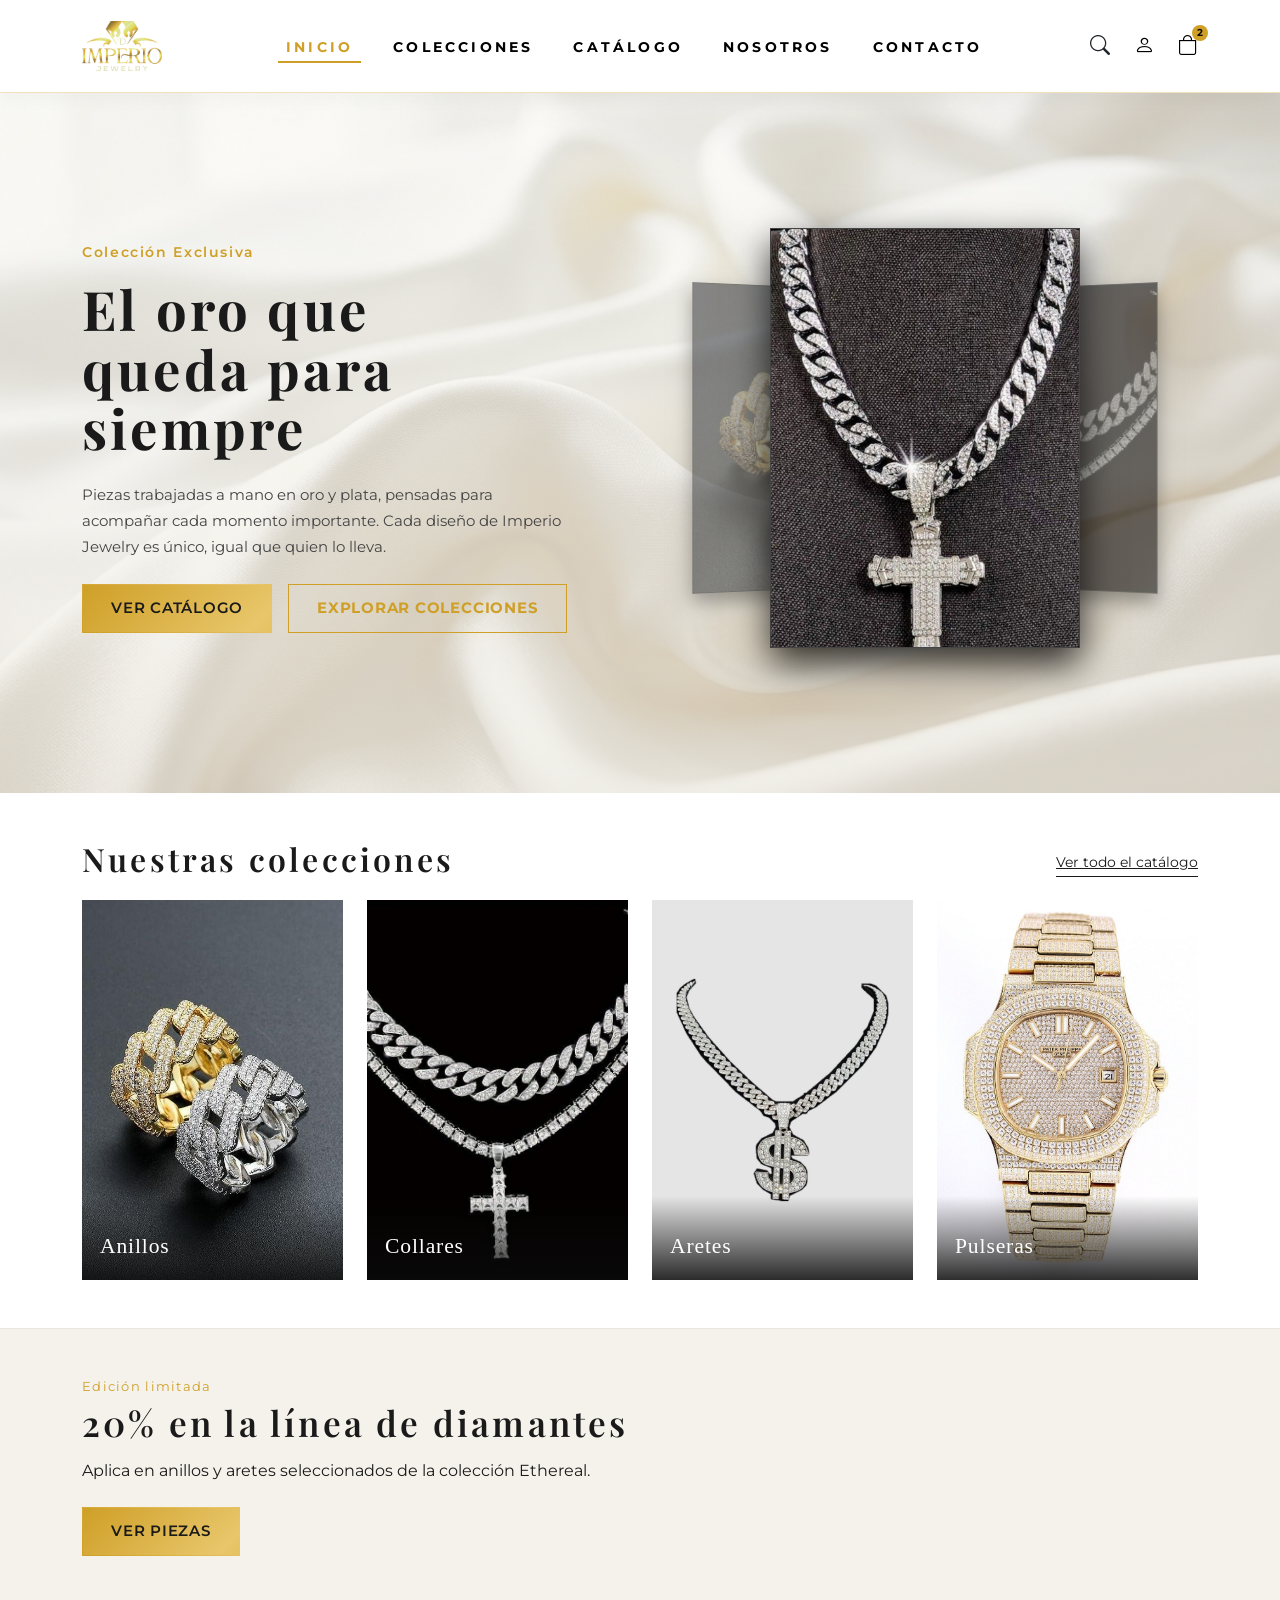
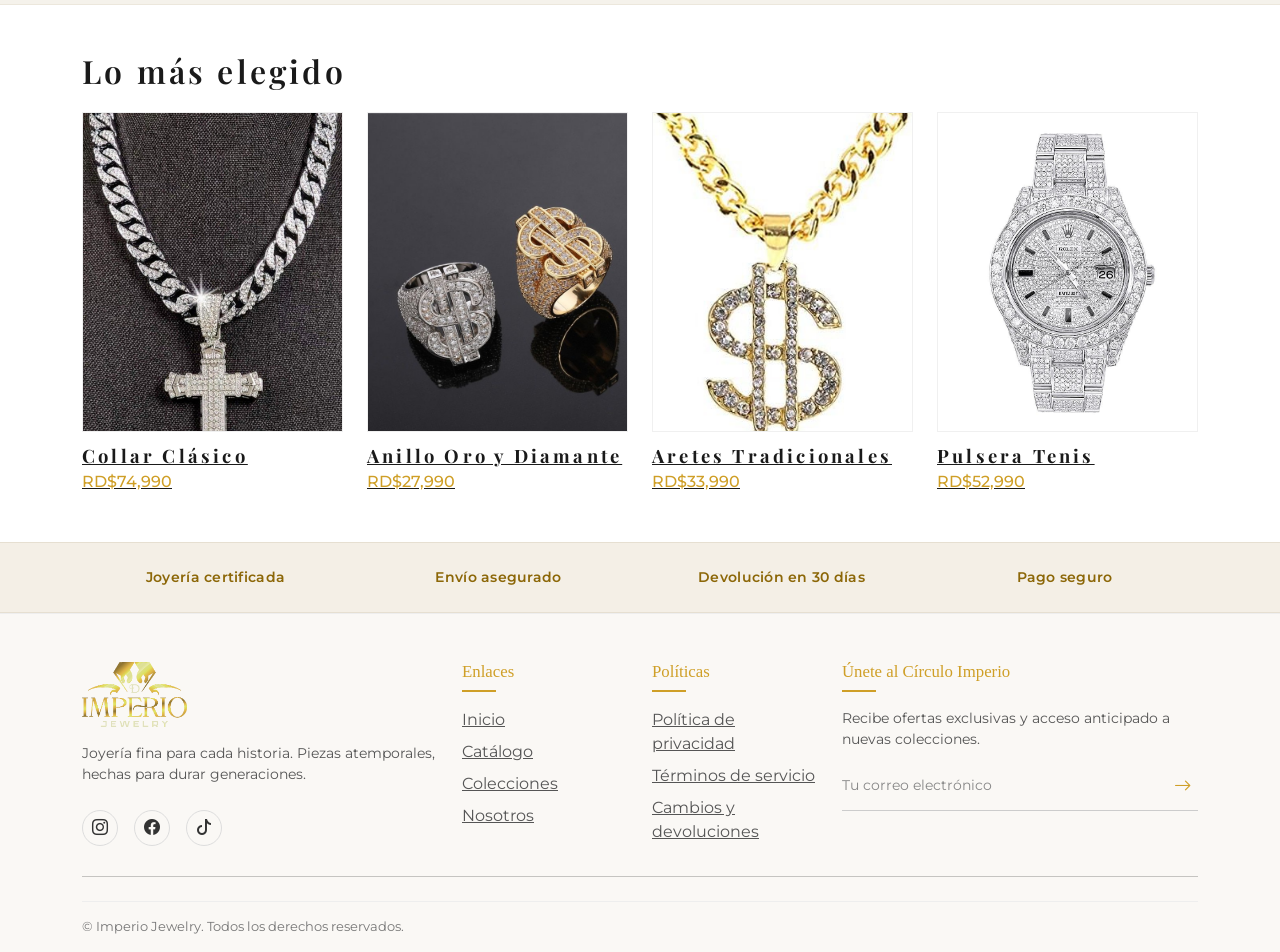
<file: index.html>
<!DOCTYPE html>
<html lang="es">

<head>
  <meta charset="UTF-8">
  <meta name="viewport" content="width=device-width, initial-scale=1.0">
  <title>Imperio Jewelry</title>
  <link href="assets/css/lib/bootstrap/bootstrap.min.css" rel="stylesheet">
  <link href="https://cdn.jsdelivr.net/npm/bootstrap-icons@1.11.3/font/bootstrap-icons.min.css" rel="stylesheet">
  <link rel="preconnect" href="https://fonts.googleapis.com">
  <link
    href="https://fonts.googleapis.com/css2?family=Montserrat:wght@300;400;500;600&family=Playfair+Display:ital,wght@0,400;0,500;0,600;0,700;1,400;1,500;1,600&display=swap"
    rel="stylesheet">
  <link rel="stylesheet" href="css/estilos.css">
</head>

<body>

  <!-- NAVBAR -->
  <nav class="navbar navbar-expand-lg navbar-imperio py-3 fixed-top">
    <div class="container">
      <a class="navbar-brand d-flex align-items-center" href="index.html">
        <img src="img/logo-dorado.png" alt="Imperio Jewelry" class="logo-img">
      </a>
      <button class="navbar-toggler" type="button" data-bs-toggle="collapse" data-bs-target="#navImperio"
        aria-label="Abrir menú">
        <span class="navbar-toggler-icon"></span>
      </button>
      <div class="collapse navbar-collapse" id="navImperio">
        <ul class="navbar-nav mx-lg-auto gap-lg-4">
          <li class="nav-item"><a class="nav-link active" href="index.html">Inicio</a></li>
          <li class="nav-item"><a class="nav-link" href="index.html#colecciones">Colecciones</a></li>
          <li class="nav-item"><a class="nav-link" href="catalogo.html">Catálogo</a></li>
          <li class="nav-item"><a class="nav-link" href="nosotros.html">Nosotros</a></li>
          <li class="nav-item"><a class="nav-link" href="contacto.html">Contacto</a></li>
        </ul>
        <div class="d-flex align-items-center gap-4 iconos-nav mt-4 mt-lg-0">
          <a href="#" data-bs-toggle="modal" data-bs-target="#modalBuscar" aria-label="Buscar" class="d-lg-none"><i
              class="bi bi-search"></i></a>
          <a href="#" class="d-none d-lg-block text-dark"
            onclick="document.getElementById('searchOverlay').classList.add('active'); setTimeout(() => document.getElementById('searchInputPC').focus(), 100); return false;"
            aria-label="Buscar"><i class="bi bi-search"></i></a>
          <a href="login.html" data-bs-toggle="modal" data-bs-target="#modalCuenta" aria-label="Iniciar sesión"><i
              class="bi bi-person"></i></a>
          <a href="carrito.html" data-bs-toggle="offcanvas" data-bs-target="#offcanvasCarrito" aria-label="Carrito"
            class="position-relative">
            <i class="bi bi-bag"></i><span class="badge-carrito">2</span>
          </a>
        </div>
      </div>
    </div>
    <!-- Search Overlay Desktop -->
    <div id="searchOverlay" class="search-overlay d-none d-lg-flex align-items-center shadow-sm">
      <div class="container">
        <form class="d-flex align-items-center w-100 position-relative"
          onsubmit="event.preventDefault(); const q = document.getElementById('searchInputPC').value.trim(); window.location.href='catalogo.html' + (q ? '?q=' + encodeURIComponent(q) : '');">
          <i class="bi bi-search text-muted me-3 fs-4"></i>
          <input type="text" id="searchInputPC" class="form-control search-overlay-input flex-grow-1"
            placeholder="¿Qué joya estás buscando?">
          <button type="button" class="btn p-2 ms-3 text-dark"
            onclick="document.getElementById('searchOverlay').classList.remove('active');" aria-label="Cerrar"><i
              class="bi bi-x-lg fs-4"></i></button>
        </form>
      </div>
    </div>
  </nav>

  <!-- Modal Buscar -->
  <div class="modal fade" id="modalBuscar" tabindex="-1" aria-labelledby="modalBuscarLabel" aria-hidden="true">
    <div class="modal-dialog modal-dialog-centered">
      <div class="modal-content border-0"
        style="background: #ffffff; border-radius: 4px; box-shadow: 0 15px 40px rgba(0,0,0,0.12);">
        <div class="modal-body p-4 p-md-5">
          <div class="d-flex justify-content-between align-items-center mb-4">
            <h5 class="modal-title" id="modalBuscarLabel"
              style="font-family: 'Playfair Display', serif; font-size: 1.6rem; color: #1a1a1a;">Encuentra tu joya</h5>
            <button type="button" class="btn-close" data-bs-dismiss="modal" aria-label="Cerrar"></button>
          </div>
          <form onsubmit="event.preventDefault(); const q = this.querySelector('input').value.trim(); window.location.href='catalogo.html' + (q ? '?q=' + encodeURIComponent(q) : '');" class="position-relative">
            <input type="text" class="form-control form-control-lg" placeholder="Ej. Collar de perlas..."
              style="border: none; border-bottom: 2px solid #eaeaea; border-radius: 0; padding-left: 0; font-size: 1.15rem; box-shadow: none; background: transparent; transition: border-color 0.3s;"
              onfocus="this.style.borderBottomColor='#cf9f27'" onblur="this.style.borderBottomColor='#eaeaea'">
            <button type="submit" class="btn position-absolute end-0 top-50 translate-middle-y"
              style="background: none; border: none; color: #cf9f27;"><i class="bi bi-search fs-5"></i></button>
          </form>
        </div>
      </div>
    </div>
  </div>



  <!-- HERO -->
  <header class="hero py-5">
    <div class="container">
      <div class="row align-items-center">
        <div class="col-lg-6">
          <p class="hero-eyebrow mb-3">Colección Exclusiva</p>
          <h1 class="hero-titulo mb-4">El oro que<br>queda para siempre</h1>
          <p class="hero-texto">Piezas trabajadas a mano en oro y plata, pensadas para acompañar cada momento
            importante. Cada diseño de Imperio Jewelry es único, igual que quien lo lleva.</p>
          <div class="d-flex gap-3 mt-4">
            <a href="catalogo.html" class="btn btn-imperio-dorado">Ver catálogo</a>
            <a href="#colecciones" class="btn btn-imperio-contorno">Explorar colecciones</a>
          </div>
        </div>
        <div class="col-lg-6 mt-5 mt-lg-0 text-center hero-images-wrapper">
          <img src="img/anillos-new.jpg" alt="Anillos Imperio" class="hero-img-side hero-img-left">
          <img src="img/collares-new.jpg" alt="Collares Imperio" class="hero-img-side hero-img-right">
          <img src="img/hero-new.jpg" alt="Pieza destacada Imperio Jewelry" class="hero-img-center">
        </div>
      </div>
    </div>
  </header>

  <!-- COLECCIONES -->
  <section id="colecciones" class="py-5">
    <div class="container">
      <div class="d-flex justify-content-between align-items-end mb-4 flex-wrap gap-2">
        <h2 class="titulo-seccion mb-0">Nuestras colecciones</h2>
        <a href="catalogo.html" class="enlace-ver-todo">Ver todo el catálogo</a>
      </div>
      <div class="row g-4">
        <div class="col-6 col-md-3">
          <a href="catalogo.html?categoria=anillos" class="bloque-coleccion d-block position-relative">
            <img src="img/anillos-new.jpg" alt="Anillos" class="img-fluid">
            <span>Anillos</span>
          </a>
        </div>
        <div class="col-6 col-md-3">
          <a href="catalogo.html?categoria=collares" class="bloque-coleccion d-block position-relative">
            <img src="img/collares-new.jpg" alt="Collares" class="img-fluid">
            <span>Collares</span>
          </a>
        </div>
        <div class="col-6 col-md-3">
          <a href="catalogo.html?categoria=aretes" class="bloque-coleccion d-block position-relative">
            <img src="img/aretes-new.jpg" alt="Aretes" class="img-fluid">
            <span>Aretes</span>
          </a>
        </div>
        <div class="col-6 col-md-3">
          <a href="catalogo.html?categoria=pulseras" class="bloque-coleccion d-block position-relative">
            <img src="img/pulseras-new.jpg" alt="Pulseras" class="img-fluid">
            <span>Pulseras</span>
          </a>
        </div>
      </div>
    </div>
  </section>

  <!-- BANNER OFERTA -->
  <section class="banner-oferta py-5">
    <div class="container">
      <div class="row align-items-center text-center text-lg-start">
        <div class="col-lg-7 mx-auto mx-lg-0">
          <p class="banner-eyebrow mb-2">Edición limitada</p>
          <h3 class="mb-3">20% en la línea de diamantes</h3>
          <p class="mb-4">Aplica en anillos y aretes seleccionados de la colección Ethereal.</p>
          <a href="catalogo.html?categoria=diamantes" class="btn btn-imperio-dorado">Ver piezas</a>
        </div>
      </div>
    </div>
  </section>

  <!-- DESTACADOS -->
  <section class="py-5">
    <div class="container">
      <h2 class="titulo-seccion mb-4">Lo más elegido</h2>
      <div class="row g-4">
        <div class="col-6 col-md-3">
          <a href="producto.html" class="item-producto d-block">
            <div class="item-producto-img-wrap">
              <img src="img/prod-collar-new.jpg" alt="Collar clásico" class="img-fluid">
            </div>
            <h4 class="mb-1">Collar Clásico</h4>
            <p class="precio mb-0">RD$74,990</p>
          </a>
        </div>
        <div class="col-6 col-md-3">
          <a href="producto.html" class="item-producto d-block">
            <div class="item-producto-img-wrap">
              <img src="img/prod-anillo-new.jpg" alt="Anillo oro y diamante" class="img-fluid">
            </div>
            <h4 class="mb-1">Anillo Oro y Diamante</h4>
            <p class="precio mb-0">RD$27,990</p>
          </a>
        </div>
        <div class="col-6 col-md-3">
          <a href="producto.html" class="item-producto d-block">
            <div class="item-producto-img-wrap">
              <img src="img/prod-aretes-new.jpg" alt="Aretes tradicionales" class="img-fluid">
            </div>
            <h4 class="mb-1">Aretes Tradicionales</h4>
            <p class="precio mb-0">RD$33,990</p>
          </a>
        </div>
        <div class="col-6 col-md-3">
          <a href="producto.html" class="item-producto d-block">
            <div class="item-producto-img-wrap">
              <img src="img/prod-pulsera-new.jpg" alt="Pulsera tenis" class="img-fluid">
            </div>
            <h4 class="mb-1">Pulsera Tenis</h4>
            <p class="precio mb-0">RD$52,990</p>
          </a>
        </div>
      </div>
    </div>
  </section>

  <!-- CONFIANZA -->
  <section class="franja-confianza py-4">
    <div class="container">
      <div class="row text-center g-3">
        <div class="col-6 col-md-3">Joyería certificada</div>
        <div class="col-6 col-md-3">Envío asegurado</div>
        <div class="col-6 col-md-3">Devolución en 30 días</div>
        <div class="col-6 col-md-3">Pago seguro</div>
      </div>
    </div>
  </section>

  <!-- FOOTER -->
  <footer class="pie-imperio pt-5 pb-3">
    <div class="container">
      <div class="row g-4">
        <div class="col-lg-4">
          <div class="footer-marca mb-3">
            <img src="img/logo-dorado.png" alt="Imperio Jewelry" class="footer-logo-img">
          </div>
          <p class="footer-texto">Joyería fina para cada historia. Piezas atemporales, hechas para durar generaciones.
          </p>
          <div class="d-flex gap-3 footer-redes mt-4">
            <a href="#" aria-label="Instagram"><i class="bi bi-instagram"></i></a>
            <a href="#" aria-label="Facebook"><i class="bi bi-facebook"></i></a>
            <a href="#" aria-label="TikTok"><i class="bi bi-tiktok"></i></a>
          </div>
        </div>
        <div class="col-6 col-lg-2">
          <h5>Enlaces</h5>
          <ul class="list-unstyled">
            <li class="mb-2"><a href="index.html">Inicio</a></li>
            <li class="mb-2"><a href="catalogo.html">Catálogo</a></li>
            <li class="mb-2"><a href="index.html#colecciones">Colecciones</a></li>
            <li class="mb-2"><a href="nosotros.html">Nosotros</a></li>
          </ul>
        </div>
        <div class="col-6 col-lg-2">
          <h5>Políticas</h5>
          <ul class="list-unstyled">
            <li class="mb-2"><a href="privacidad.html">Política de privacidad</a></li>
            <li class="mb-2"><a href="terminos.html">Términos de servicio</a></li>
            <li class="mb-2"><a href="cambios.html">Cambios y devoluciones</a></li>
          </ul>
        </div>
        <div class="col-lg-4">
          <h5>Únete al Círculo Imperio</h5>
          <p class="footer-texto">Recibe ofertas exclusivas y acceso anticipado a nuevas colecciones.</p>
          <form class="footer-newsletter d-flex mt-3" onsubmit="return false;">
            <input type="email" class="flex-grow-1" placeholder="Tu correo electrónico" aria-label="Correo electrónico">
            <button type="submit" aria-label="Suscribirse"><i class="bi bi-arrow-right"></i></button>
          </form>
        </div>
      </div>
      <hr class="my-4">
      <p class="footer-final mb-0">© Imperio Jewelry. Todos los derechos reservados.</p>
    </div>
  </footer>

  <!-- MODAL CUENTA DE CLIENTE -->
  <div class="modal fade modal-cuenta" id="modalCuenta" tabindex="-1" aria-labelledby="modalCuentaLabel"
    aria-hidden="true">
    <div class="modal-dialog modal-dialog-centered" style="max-width: 430px;">
      <div class="modal-content">
        <div class="modal-header d-flex justify-content-between align-items-center">
          <h5 class="titulo-cuenta" id="modalCuentaLabel">
            <i class="bi bi-person-circle me-2"></i>CUENTA DE CLIENTE
          </h5>
          <button type="button" class="btn-close" data-bs-dismiss="modal" aria-label="Cerrar"></button>
        </div>
        <div class="modal-body">
          <div class="tab-cuenta-switch">
            <button type="button" class="btn-switch active" id="tabBtnLogin"
              onclick="document.getElementById('formLogin').classList.remove('d-none'); document.getElementById('formRegistro').classList.add('d-none'); this.classList.add('active'); document.getElementById('tabBtnRegistro').classList.remove('active');">Iniciar
              Sesión</button>
            <button type="button" class="btn-switch" id="tabBtnRegistro"
              onclick="document.getElementById('formRegistro').classList.remove('d-none'); document.getElementById('formLogin').classList.add('d-none'); this.classList.add('active'); document.getElementById('tabBtnLogin').classList.remove('active');">Crear
              Cuenta</button>
          </div>

          <div id="formLogin">
            <button type="button" class="btn-google mb-3">
              <svg width="18" height="18" viewBox="0 0 24 24">
                <path fill="#4285F4"
                  d="M22.56 12.25c0-.78-.07-1.53-.2-2.25H12v4.26h5.92c-.26 1.37-1.04 2.53-2.21 3.31v2.77h3.57c2.08-1.92 3.28-4.74 3.28-8.09z" />
                <path fill="#34A853"
                  d="M12 23c2.97 0 5.46-.98 7.28-2.66l-3.57-2.77c-.98.66-2.23 1.06-3.71 1.06-2.86 0-5.29-1.93-6.16-4.53H2.18v2.84C3.99 20.53 7.7 23 12 23z" />
                <path fill="#FBBC05"
                  d="M5.84 14.09c-.22-.66-.35-1.36-.35-2.09s.13-1.43.35-2.09V7.06H2.18C1.43 8.55 1 10.22 1 12s.43 3.45 1.18 4.94l2.85-2.22.81-.63z" />
                <path fill="#EA4335"
                  d="M12 5.38c1.62 0 3.06.56 4.21 1.64l3.15-3.15C17.45 2.09 14.97 1 12 1 7.7 1 3.99 3.47 2.18 7.06l3.66 2.84c.87-2.6 3.3-4.52 6.16-4.52z" />
              </svg>
              CONTINUAR CON GOOGLE
            </button>

            <div class="divisor-cuenta">
              <span>o con tu correo electrónico</span>
            </div>

            <form onsubmit="return false;">
              <div class="mb-3">
                <label class="form-label-cuenta">Correo electrónico</label>
                <input type="email" class="input-cuenta" placeholder="ejemplo@correo.com">
              </div>
              <div class="mb-3">
                <label class="form-label-cuenta">Contraseña</label>
                <input type="password" class="input-cuenta" placeholder="Ingresa tu contraseña">
              </div>
              <div class="d-flex justify-content-between align-items-center mb-4">
                <div class="form-check">
                  <input class="form-check-input" type="checkbox" id="recordarSesion">
                  <label class="form-check-label" for="recordarSesion"
                    style="font-size: 0.8rem; color: #555;">Recordarme</label>
                </div>
                <a href="#" style="font-size: 0.8rem; color: var(--dorado);">¿Olvidaste tu contraseña?</a>
              </div>
              <button type="submit" class="btn-cuenta-accion mb-2">INICIAR SESIÓN EN MI CUENTA</button>
            </form>
          </div>

          <div id="formRegistro" class="d-none">
            <form onsubmit="return false;">
              <div class="mb-2">
                <label class="form-label-cuenta">Nombre completo</label>
                <input type="text" class="input-cuenta" placeholder="Nombre y Apellido">
              </div>
              <div class="mb-2">
                <label class="form-label-cuenta">Correo electrónico</label>
                <input type="email" class="input-cuenta" placeholder="ejemplo@correo.com">
              </div>
              <div class="mb-3">
                <label class="form-label-cuenta">Contraseña</label>
                <input type="password" class="input-cuenta" placeholder="Crea una contraseña">
              </div>
              <button type="submit" class="btn-cuenta-accion mb-2">CREAR MI CUENTA</button>
            </form>
          </div>

          <div class="aviso-login-requisito">
            <i class="bi bi-shield-check me-1 text-dark"></i>
            <strong>Acceso a pedidos:</strong> Puedes explorar el catálogo y armar tu bolsa libremente. Para confirmar y
            despachar tu pedido se requiere iniciar sesión.
          </div>
        </div>
      </div>
    </div>
  </div>

  <!-- CARRITO LATERAL -->
  <div class="offcanvas offcanvas-end offcanvas-carrito" tabindex="-1" id="offcanvasCarrito"
    aria-labelledby="offcanvasCarritoLabel">
    <div class="offcanvas-header">
      <h5 class="titulo-carrito" id="offcanvasCarritoLabel">
        <i class="bi bi-bag me-2"></i>MI BOLSA ( 2 )
      </h5>
      <button type="button" class="btn-close text-reset" data-bs-dismiss="offcanvas" aria-label="Cerrar"></button>
    </div>
    <div class="offcanvas-body">
      <div class="lista-items-carrito">
        <div class="item-carrito-fila">
          <img src="img/prod-anillo-new.jpg" alt="Anillo Hojas de Ginkgo" class="item-carrito-img">
          <div class="flex-grow-1">
            <div class="d-flex justify-content-between">
              <div class="item-carrito-categoria">Colección Real</div>
              <button class="btn-eliminar-item" aria-label="Eliminar"><i class="bi bi-trash"></i></button>
            </div>
            <div class="item-carrito-titulo">Anillo Hojas de Ginkgo</div>
            <div class="item-carrito-detalles">Talla: 7 | Oro Amarillo 18K</div>
            <div class="item-carrito-detalles">Ref: #IMP-811</div>
            <div class="d-flex justify-content-between align-items-center mt-2">
              <div class="item-carrito-precio">RD$27,990</div>
              <div class="btn-cantidad-caja">
                <button type="button">-</button>
                <span>1</span>
                <button type="button">+</button>
              </div>
            </div>
            <a href="producto.html" class="ver-detalle-enlace"> Ver detalles de la pieza</a>
          </div>
        </div>

        <div class="item-carrito-fila">
          <img src="img/prod-collar-new.jpg" alt="Collar Clásico" class="item-carrito-img">
          <div class="flex-grow-1">
            <div class="d-flex justify-content-between">
              <div class="item-carrito-categoria">Alta Joyería</div>
              <button class="btn-eliminar-item" aria-label="Eliminar"><i class="bi bi-trash"></i></button>
            </div>
            <div class="item-carrito-titulo">Collar Clásico</div>
            <div class="item-carrito-detalles">Largo: 45cm | Oro Amarillo 18K</div>
            <div class="item-carrito-detalles">Ref: #IMP-920</div>
            <div class="d-flex justify-content-between align-items-center mt-2">
              <div class="item-carrito-precio">RD$74,990</div>
              <div class="btn-cantidad-caja">
                <button type="button">-</button>
                <span>1</span>
                <button type="button">+</button>
              </div>
            </div>
            <a href="producto.html" class="ver-detalle-enlace"> Ver detalles de la pieza</a>
          </div>
        </div>
      </div>

      <div class="codigo-promo-caja">
        <input type="text" class="input-promo" placeholder="CÓDIGO DE CORTESÍA">
        <button type="button" class="btn-aplicar-promo">APLICAR</button>
      </div>

      <div class="border-top pt-3">
        <div class="resumen-totales-linea">
          <span>Subtotal</span>
          <span>RD$102,980</span>
        </div>
        <div class="resumen-totales-linea">
          <span>Envío asegurado</span>
          <span class="text-success fw-bold">Gratis</span>
        </div>
        <div class="resumen-totales-linea total-destacado">
          <span>Total</span>
          <span>RD$102,980</span>
        </div>

        <button type="button" class="btn-finalizar-pedido" data-bs-toggle="modal" data-bs-target="#modalCuenta"
          data-bs-dismiss="offcanvas">
          PROCEDER AL PEDIDO <i class="bi bi-arrow-right ms-1"></i>
        </button>
        <a href="catalogo.html" class="enlace-seguir-comprando" data-bs-dismiss="offcanvas">Continuar explorando
          piezas</a>
      </div>
    </div>
  </div>

  <script src="assets/js/lib/bootstrap/bootstrap.bundle.min.js"></script>
  <script src="js/animaciones.js"></script>
</body>

</html>
</file>
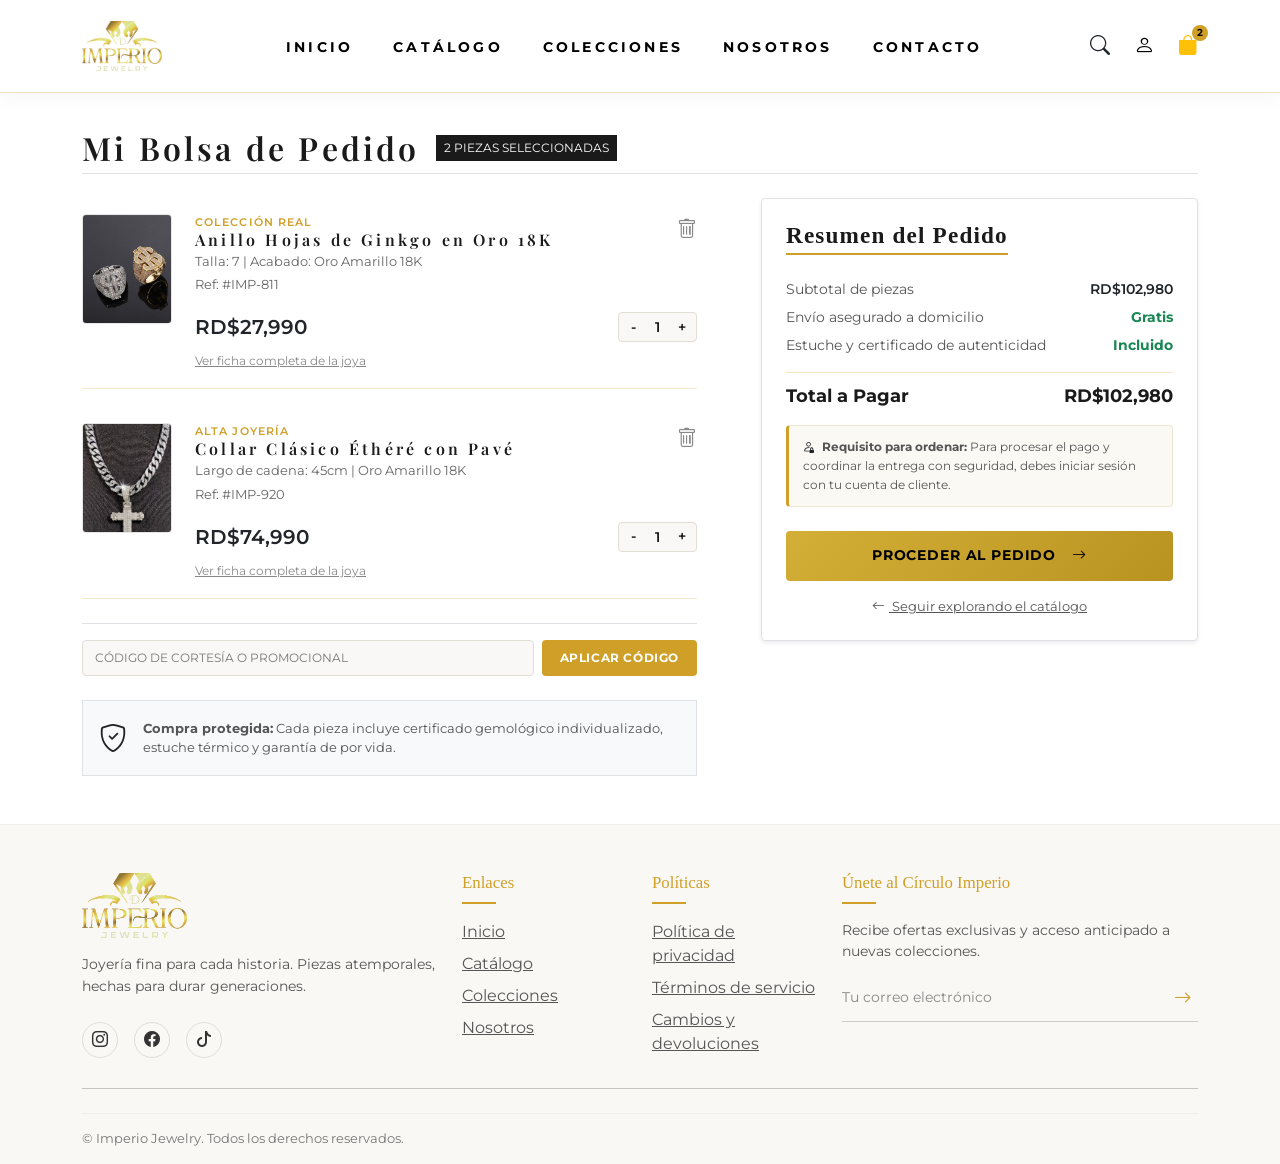
<file: carrito.html>
<!DOCTYPE html>
<html lang="es">

<head>
  <meta charset="UTF-8">
  <meta name="viewport" content="width=device-width, initial-scale=1.0">
  <title>Mi Bolsa de Compras | Imperio Jewelry</title>
  <link href="assets/css/lib/bootstrap/bootstrap.min.css" rel="stylesheet">
  <link href="https://cdn.jsdelivr.net/npm/bootstrap-icons@1.11.3/font/bootstrap-icons.min.css" rel="stylesheet">
  <link rel="preconnect" href="https://fonts.googleapis.com">
  <link
    href="https://fonts.googleapis.com/css2?family=Montserrat:wght@300;400;500;600&family=Playfair+Display:ital,wght@0,400;0,500;0,600;0,700;1,400;1,500;1,600&display=swap"
    rel="stylesheet">
  <link rel="stylesheet" href="css/estilos.css">
</head>

<body>

  <nav class="navbar navbar-expand-lg navbar-imperio py-3 fixed-top">
    <div class="container">
      <a class="navbar-brand d-flex align-items-center" href="index.html">
        <img src="img/logo-dorado.png" alt="Imperio Jewelry" class="logo-img">
      </a>
      <button class="navbar-toggler" type="button" data-bs-toggle="collapse" data-bs-target="#navImperio"
        aria-label="Abrir menú">
        <span class="navbar-toggler-icon"></span>
      </button>
      <div class="collapse navbar-collapse" id="navImperio">
        <ul class="navbar-nav mx-lg-auto gap-lg-4">
          <li class="nav-item"><a class="nav-link" href="index.html">Inicio</a></li>
          <li class="nav-item"><a class="nav-link" href="catalogo.html">Catálogo</a></li>
          <li class="nav-item"><a class="nav-link" href="index.html#colecciones">Colecciones</a></li>
          <li class="nav-item"><a class="nav-link" href="nosotros.html">Nosotros</a></li>
          <li class="nav-item"><a class="nav-link" href="contacto.html">Contacto</a></li>
        </ul>
        <div class="d-flex align-items-center gap-4 iconos-nav mt-4 mt-lg-0">
          <a href="#" data-bs-toggle="modal" data-bs-target="#modalBuscar" aria-label="Buscar" class="d-lg-none"><i
              class="bi bi-search"></i></a>
          <a href="#" class="d-none d-lg-block text-dark"
            onclick="document.getElementById('searchOverlay').classList.add('active'); setTimeout(() => document.getElementById('searchInputPC').focus(), 100); return false;"
            aria-label="Buscar"><i class="bi bi-search"></i></a>
          <a href="login.html" data-bs-toggle="modal" data-bs-target="#modalCuenta" aria-label="Iniciar sesión"><i
              class="bi bi-person"></i></a>
          <a href="carrito.html" class="position-relative text-warning" aria-label="Carrito">
            <i class="bi bi-bag-fill"></i><span class="badge-carrito">2</span>
          </a>
        </div>
      </div>
    </div>
  
    <div id="searchOverlay" class="search-overlay d-none d-lg-flex align-items-center shadow-sm">
      <div class="container">
        <form class="d-flex align-items-center w-100 position-relative"
          onsubmit="event.preventDefault(); const q = document.getElementById('searchInputPC').value.trim(); window.location.href='catalogo.html' + (q ? '?q=' + encodeURIComponent(q) : '');">
          <i class="bi bi-search text-muted me-3 fs-4"></i>
          <input type="text" id="searchInputPC" class="form-control search-overlay-input flex-grow-1"
            placeholder="¿Qué joya estás buscando?">
          <button type="button" class="btn p-2 ms-3 text-dark"
            onclick="document.getElementById('searchOverlay').classList.remove('active');" aria-label="Cerrar"><i
              class="bi bi-x-lg fs-4"></i></button>
        </form>
      </div>
    </div>
  </nav>

  <!-- Modal Buscar -->
  <div class="modal fade" id="modalBuscar" tabindex="-1" aria-labelledby="modalBuscarLabel" aria-hidden="true">
    <div class="modal-dialog modal-dialog-centered">
      <div class="modal-content border-0"
        style="background: #ffffff; border-radius: 4px; box-shadow: 0 15px 40px rgba(0,0,0,0.12);">
        <div class="modal-body p-4 p-md-5">
          <div class="d-flex justify-content-between align-items-center mb-4">
            <h5 class="modal-title" id="modalBuscarLabel"
              style="font-family: 'Playfair Display', serif; font-size: 1.6rem; color: #1a1a1a;">Encuentra tu joya</h5>
            <button type="button" class="btn-close" data-bs-dismiss="modal" aria-label="Cerrar"></button>
          </div>
          <form onsubmit="event.preventDefault(); const q = this.querySelector('input').value.trim(); window.location.href='catalogo.html' + (q ? '?q=' + encodeURIComponent(q) : '');" class="position-relative">
            <input type="text" class="form-control form-control-lg" placeholder="Ej. Collar de perlas..."
              style="border: none; border-bottom: 2px solid #eaeaea; border-radius: 0; padding-left: 0; font-size: 1.15rem; box-shadow: none; background: transparent; transition: border-color 0.3s;"
              onfocus="this.style.borderBottomColor='#cf9f27'" onblur="this.style.borderBottomColor='#eaeaea'">
            <button type="submit" class="btn position-absolute end-0 top-50 translate-middle-y"
              style="background: none; border: none; color: #cf9f27;"><i class="bi bi-search fs-5"></i></button>
          </form>

        </div>
      </div>
    </div>
  </div>



  <section class="py-5">
    <div class="container">
      <div class="d-flex align-items-center gap-3 mb-4 pb-2 border-bottom">
        <h1 class="titulo-seccion mb-0">Mi Bolsa de Pedido</h1>
        <span class="badge-negro px-2 py-1" style="font-size: 0.75rem;">2 PIEZAS SELECCIONADAS</span>
      </div>

      <div class="row g-5">
        <div class="col-lg-7">
          <div class="pe-lg-3">
            <div class="item-carrito-fila py-3">
              <img src="img/prod-anillo-new.jpg" alt="Anillo Hojas de Ginkgo"
                style="width: 90px; height: 110px; object-fit: cover; border-radius: 4px; border: 1px solid #e5e5e5;">
              <div class="flex-grow-1 ps-2">
                <div class="d-flex justify-content-between align-items-start">
                  <div>
                    <div class="item-carrito-categoria">Colección Real</div>
                    <h3 class="item-carrito-titulo fs-6 mb-1">Anillo Hojas de Ginkgo en Oro 18K</h3>
                    <div class="item-carrito-detalles mb-1">Talla: 7 | Acabado: Oro Amarillo 18K</div>
                    <div class="item-carrito-detalles">Ref: #IMP-811</div>
                  </div>
                  <button type="button" class="btn-eliminar-item" aria-label="Eliminar"><i
                      class="bi bi-trash fs-5"></i></button>
                </div>
                <div class="d-flex justify-content-between align-items-center mt-3">
                  <div class="fs-5 fw-semibold text-dark">RD$27,990</div>
                  <div class="btn-cantidad-caja">
                    <button type="button">-</button>
                    <span class="px-2">1</span>
                    <button type="button">+</button>
                  </div>
                </div>
                <a href="producto.html" class="ver-detalle-enlace"> Ver ficha completa de la joya</a>
              </div>
            </div>

            <div class="item-carrito-fila py-3">
              <img src="img/prod-collar-new.jpg" alt="Collar Clásico Éthéré"
                style="width: 90px; height: 110px; object-fit: cover; border-radius: 4px; border: 1px solid #e5e5e5;">
              <div class="flex-grow-1 ps-2">
                <div class="d-flex justify-content-between align-items-start">
                  <div>
                    <div class="item-carrito-categoria">Alta Joyería</div>
                    <h3 class="item-carrito-titulo fs-6 mb-1">Collar Clásico Éthéré con Pavé</h3>
                    <div class="item-carrito-detalles mb-1">Largo de cadena: 45cm | Oro Amarillo 18K</div>
                    <div class="item-carrito-detalles">Ref: #IMP-920</div>
                  </div>
                  <button type="button" class="btn-eliminar-item" aria-label="Eliminar"><i
                      class="bi bi-trash fs-5"></i></button>
                </div>
                <div class="d-flex justify-content-between align-items-center mt-3">
                  <div class="fs-5 fw-semibold text-dark">RD$74,990</div>
                  <div class="btn-cantidad-caja">
                    <button type="button">-</button>
                    <span class="px-2">1</span>
                    <button type="button">+</button>
                  </div>
                </div>
                <a href="producto.html" class="ver-detalle-enlace"> Ver ficha completa de la joya</a>
              </div>
            </div>

            <div class="codigo-promo-caja mt-4 pt-3 border-top">
              <input type="text" class="input-promo" placeholder="CÓDIGO DE CORTESÍA O PROMOCIONAL">
              <button type="button" class="btn-aplicar-promo">APLICAR CÓDIGO</button>
            </div>

            <div class="d-flex align-items-center gap-3 p-3 mt-4 bg-light border">
              <i class="bi bi-shield-check text-dark fs-3"></i>
              <div style="font-size: 0.8rem; color: #555;">
                <strong>Compra protegida:</strong> Cada pieza incluye certificado gemológico individualizado, estuche
                térmico y garantía de por vida.
              </div>
            </div>
          </div>
        </div>

        <div class="col-lg-5">
          <div class="p-4 border bg-white rounded-1 shadow-sm">
            <h2 class="titulo-cuenta mb-4">Resumen del Pedido</h2>

            <div class="resumen-totales-linea mb-2">
              <span>Subtotal de piezas</span>
              <span class="fw-semibold text-dark">RD$102,980</span>
            </div>

            <div class="resumen-totales-linea mb-2">
              <span>Envío asegurado a domicilio</span>
              <span class="text-success fw-bold">Gratis</span>
            </div>

            <div class="resumen-totales-linea mb-2">
              <span>Estuche y certificado de autenticidad</span>
              <span class="text-success fw-bold">Incluido</span>
            </div>

            <div class="resumen-totales-linea total-destacado my-3">
              <span>Total a Pagar</span>
              <span>RD$102,980</span>
            </div>

            <div class="aviso-login-requisito mb-4">
              <i class="bi bi-person-lock me-1 text-dark"></i>
              <strong>Requisito para ordenar:</strong> Para procesar el pago y coordinar la entrega con seguridad, debes
              iniciar sesión con tu cuenta de cliente.
            </div>

            <button type="button" class="btn-finalizar-pedido" data-bs-toggle="modal" data-bs-target="#modalCuenta">
              PROCEDER AL PEDIDO <i class="bi bi-arrow-right ms-2"></i>
            </button>

            <a href="catalogo.html" class="enlace-seguir-comprando mt-3">
              <i class="bi bi-arrow-left me-1"></i> Seguir explorando el catálogo
            </a>
          </div>
        </div>
      </div>
    </div>
  </section>

  <footer class="pie-imperio pt-5 pb-3">
    <div class="container">
      <div class="row g-4">
        <div class="col-lg-4">
          <div class="footer-marca mb-3">
            <img src="img/logo-dorado.png" alt="Imperio Jewelry" class="footer-logo-img">
          </div>
          <p class="footer-texto">Joyería fina para cada historia. Piezas atemporales, hechas para durar generaciones.
          </p>
          <div class="d-flex gap-3 footer-redes mt-4">
            <a href="#" aria-label="Instagram"><i class="bi bi-instagram"></i></a>
            <a href="#" aria-label="Facebook"><i class="bi bi-facebook"></i></a>
            <a href="#" aria-label="TikTok"><i class="bi bi-tiktok"></i></a>
          </div>
        </div>
        <div class="col-6 col-lg-2">
          <h5>Enlaces</h5>
          <ul class="list-unstyled">
            <li class="mb-2"><a href="index.html">Inicio</a></li>
            <li class="mb-2"><a href="catalogo.html">Catálogo</a></li>
            <li class="mb-2"><a href="index.html#colecciones">Colecciones</a></li>
            <li class="mb-2"><a href="nosotros.html">Nosotros</a></li>
          </ul>
        </div>
        <div class="col-6 col-lg-2">
          <h5>Políticas</h5>
          <ul class="list-unstyled">
            <li class="mb-2"><a href="privacidad.html">Política de privacidad</a></li>
            <li class="mb-2"><a href="terminos.html">Términos de servicio</a></li>
            <li class="mb-2"><a href="cambios.html">Cambios y devoluciones</a></li>
          </ul>
        </div>
        <div class="col-lg-4">
          <h5>Únete al Círculo Imperio</h5>
          <p class="footer-texto">Recibe ofertas exclusivas y acceso anticipado a nuevas colecciones.</p>
          <form class="footer-newsletter d-flex mt-3" onsubmit="return false;">
            <input type="email" class="flex-grow-1" placeholder="Tu correo electrónico" aria-label="Correo electrónico">
            <button type="submit" aria-label="Suscribirse"><i class="bi bi-arrow-right"></i></button>
          </form>
        </div>
      </div>
      <hr class="my-4">
      <p class="footer-final mb-0">© Imperio Jewelry. Todos los derechos reservados.</p>
    </div>
  </footer>

  <div class="modal fade modal-cuenta" id="modalCuenta" tabindex="-1" aria-labelledby="modalCuentaLabel"
    aria-hidden="true">
    <div class="modal-dialog modal-dialog-centered" style="max-width: 430px;">
      <div class="modal-content">
        <div class="modal-header d-flex justify-content-between align-items-center">
          <h5 class="titulo-cuenta" id="modalCuentaLabel">
            <i class="bi bi-person-circle me-2"></i>CUENTA DE CLIENTE
          </h5>
          <button type="button" class="btn-close" data-bs-dismiss="modal" aria-label="Cerrar"></button>
        </div>
        <div class="modal-body">
          <div class="tab-cuenta-switch">
            <button type="button" class="btn-switch active" id="tabBtnLogin"
              onclick="document.getElementById('formLogin').classList.remove('d-none'); document.getElementById('formRegistro').classList.add('d-none'); this.classList.add('active'); document.getElementById('tabBtnRegistro').classList.remove('active');">Iniciar
              Sesión</button>
            <button type="button" class="btn-switch" id="tabBtnRegistro"
              onclick="document.getElementById('formRegistro').classList.remove('d-none'); document.getElementById('formLogin').classList.add('d-none'); this.classList.add('active'); document.getElementById('tabBtnLogin').classList.remove('active');">Crear
              Cuenta</button>
          </div>

          <div id="formLogin">
            <button type="button" class="btn-google mb-3">
              <svg width="18" height="18" viewBox="0 0 24 24">
                <path fill="#4285F4"
                  d="M22.56 12.25c0-.78-.07-1.53-.2-2.25H12v4.26h5.92c-.26 1.37-1.04 2.53-2.21 3.31v2.77h3.57c2.08-1.92 3.28-4.74 3.28-8.09z" />
                <path fill="#34A853"
                  d="M12 23c2.97 0 5.46-.98 7.28-2.66l-3.57-2.77c-.98.66-2.23 1.06-3.71 1.06-2.86 0-5.29-1.93-6.16-4.53H2.18v2.84C3.99 20.53 7.7 23 12 23z" />
                <path fill="#FBBC05"
                  d="M5.84 14.09c-.22-.66-.35-1.36-.35-2.09s.13-1.43.35-2.09V7.06H2.18C1.43 8.55 1 10.22 1 12s.43 3.45 1.18 4.94l2.85-2.22.81-.63z" />
                <path fill="#EA4335"
                  d="M12 5.38c1.62 0 3.06.56 4.21 1.64l3.15-3.15C17.45 2.09 14.97 1 12 1 7.7 1 3.99 3.47 2.18 7.06l3.66 2.84c.87-2.6 3.3-4.52 6.16-4.52z" />
              </svg>
              CONTINUAR CON GOOGLE
            </button>

            <div class="divisor-cuenta">
              <span>o con tu correo electrónico</span>
            </div>

            <form onsubmit="return false;">
              <div class="mb-3">
                <label class="form-label-cuenta">Correo electrónico</label>
                <input type="email" class="input-cuenta" placeholder="ejemplo@correo.com">
              </div>
              <div class="mb-3">
                <label class="form-label-cuenta">Contraseña</label>
                <input type="password" class="input-cuenta" placeholder="Ingresa tu contraseña">
              </div>
              <div class="d-flex justify-content-between align-items-center mb-4">
                <div class="form-check">
                  <input class="form-check-input" type="checkbox" id="recordarSesion">
                  <label class="form-check-label" for="recordarSesion"
                    style="font-size: 0.8rem; color: #555;">Recordarme</label>
                </div>
                <a href="#" style="font-size: 0.8rem; color: var(--dorado);">¿Olvidaste tu contraseña?</a>
              </div>
              <button type="submit" class="btn-cuenta-accion mb-2">INICIAR SESIÓN Y COMPLETAR PEDIDO</button>
            </form>
          </div>

          <div id="formRegistro" class="d-none">
            <form onsubmit="return false;">
              <div class="mb-2">
                <label class="form-label-cuenta">Nombre completo</label>
                <input type="text" class="input-cuenta" placeholder="Nombre y Apellido">
              </div>
              <div class="mb-2">
                <label class="form-label-cuenta">Correo electrónico</label>
                <input type="email" class="input-cuenta" placeholder="ejemplo@correo.com">
              </div>
              <div class="mb-3">
                <label class="form-label-cuenta">Contraseña</label>
                <input type="password" class="input-cuenta" placeholder="Crea una contraseña">
              </div>
              <button type="submit" class="btn-cuenta-accion mb-2">CREAR CUENTA Y COMPLETAR PEDIDO</button>
            </form>
          </div>

          <div class="aviso-login-requisito">
            <i class="bi bi-shield-check me-1 text-dark"></i>
            <strong>Acceso a pedidos:</strong> Para procesar y enviar pedidos se requiere iniciar sesión.
          </div>
        </div>
      </div>
    </div>
  </div>

  <script src="assets/js/lib/bootstrap/bootstrap.bundle.min.js"></script>
  <script src="js/animaciones.js"></script>
</body>

</html>
</file>
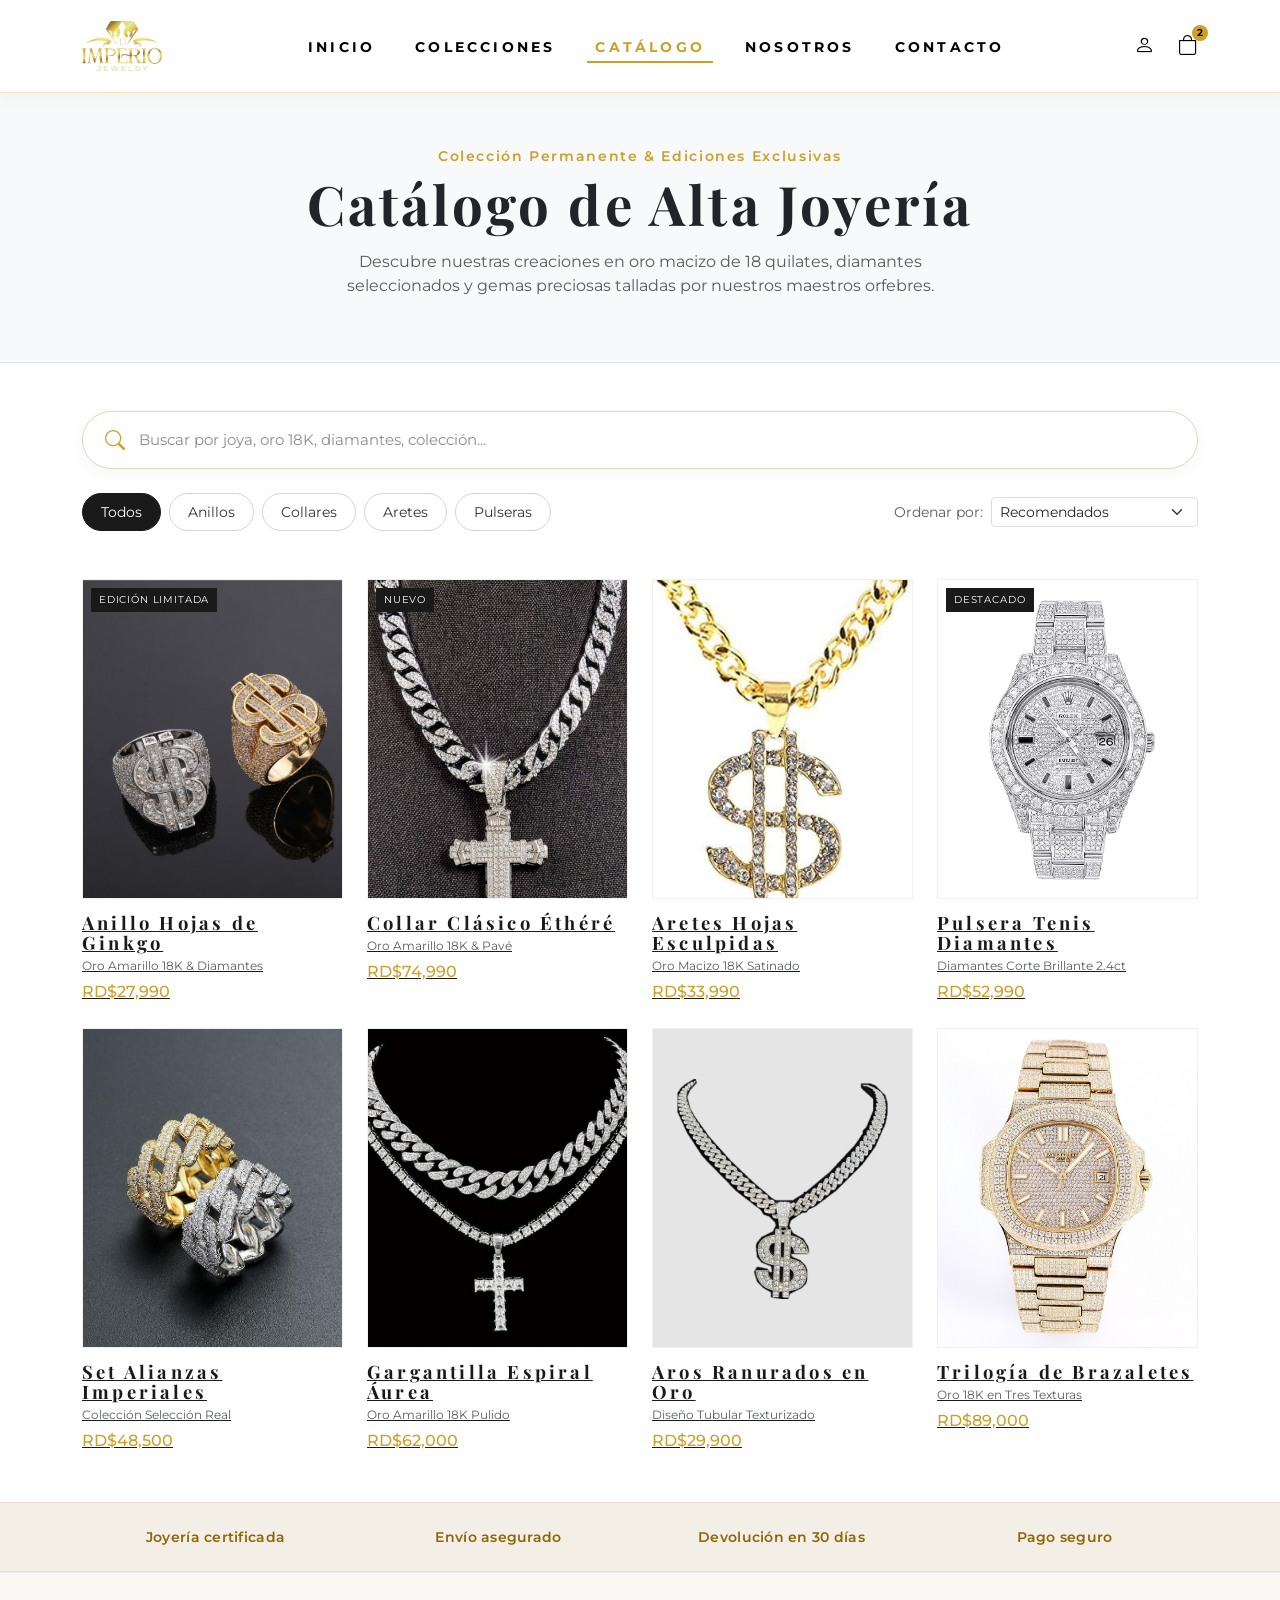
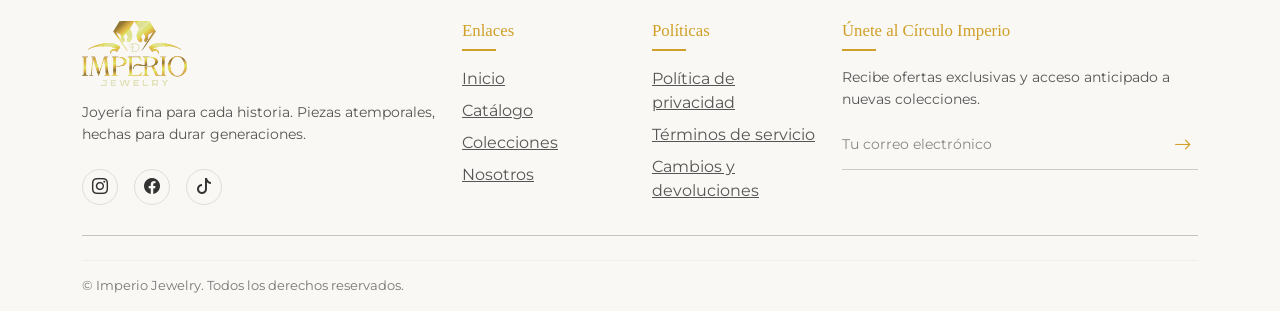
<file: catalogo.html>
<!DOCTYPE html>
<html lang="es">

<head>
  <meta charset="UTF-8">
  <meta name="viewport" content="width=device-width, initial-scale=1.0">
  <title>Catálogo Exclusivo | Imperio Jewelry</title>
  <link href="assets/css/lib/bootstrap/bootstrap.min.css" rel="stylesheet">
  <link href="https://cdn.jsdelivr.net/npm/bootstrap-icons@1.11.3/font/bootstrap-icons.min.css" rel="stylesheet">
  <link rel="preconnect" href="https://fonts.googleapis.com">
  <link
    href="https://fonts.googleapis.com/css2?family=Montserrat:wght@300;400;500;600&family=Playfair+Display:ital,wght@0,400;0,500;0,600;0,700;1,400;1,500;1,600&display=swap"
    rel="stylesheet">
  <link rel="stylesheet" href="css/estilos.css">
</head>

<body>

  <nav class="navbar navbar-expand-lg navbar-imperio py-3 fixed-top">
    <div class="container">
      <a class="navbar-brand d-flex align-items-center" href="index.html">
        <img src="img/logo-dorado.png" alt="Imperio Jewelry" class="logo-img">
      </a>
      <button class="navbar-toggler" type="button" data-bs-toggle="collapse" data-bs-target="#navImperio"
        aria-label="Abrir menú">
        <span class="navbar-toggler-icon"></span>
      </button>
      <div class="collapse navbar-collapse" id="navImperio">
        <ul class="navbar-nav mx-lg-auto gap-lg-4">
          <li class="nav-item"><a class="nav-link" href="index.html">Inicio</a></li>
          <li class="nav-item"><a class="nav-link" href="index.html#colecciones">Colecciones</a></li>
          <li class="nav-item"><a class="nav-link active" href="catalogo.html">Catálogo</a></li>
          <li class="nav-item"><a class="nav-link" href="nosotros.html">Nosotros</a></li>
          <li class="nav-item"><a class="nav-link" href="contacto.html">Contacto</a></li>
        </ul>
        <div class="d-flex align-items-center gap-4 iconos-nav mt-4 mt-lg-0">
          <a href="login.html" data-bs-toggle="modal" data-bs-target="#modalCuenta" aria-label="Iniciar sesión"><i
              class="bi bi-person"></i></a>
          <a href="carrito.html" data-bs-toggle="offcanvas" data-bs-target="#offcanvasCarrito" aria-label="Carrito"
            class="position-relative">
            <i class="bi bi-bag"></i><span class="badge-carrito">2</span>
          </a>
        </div>
      </div>
    </div>
  </nav>

  <section class="py-5 bg-light border-bottom">
    <div class="container text-center py-3">
      <p class="hero-eyebrow mb-2">Colección Permanente & Ediciones Exclusivas</p>
      <h1 class="hero-titulo text-dark mb-3">Catálogo de Alta Joyería</h1>
      <p class="text-muted mx-auto mb-0" style="max-width: 600px;">Descubre nuestras creaciones en oro macizo de 18 quilates,
        diamantes seleccionados y gemas preciosas talladas por nuestros maestros orfebres.</p>
    </div>
  </section>

  <section class="py-5">
    <div class="container">
      <!-- Buscador arriba de las categorías y productos (Ancho completo alineado) -->
      <div class="buscador-catalogo-wrapper mb-4">
        <form class="buscador-catalogo-caja w-100" id="formBuscadorCatalogo" onsubmit="event.preventDefault();">
          <i class="bi bi-search icono-lupa-catalogo"></i>
          <input type="text" id="inputBuscadorCatalogo" class="input-buscador-catalogo flex-grow-1"
            placeholder="Buscar por joya, oro 18K, diamantes, colección..." aria-label="Buscar en el catálogo"
            autocomplete="off">
          <button type="button" id="btnLimpiarBusqueda" class="btn-limpiar-busqueda d-none" aria-label="Limpiar búsqueda" title="Borrar búsqueda">
            <i class="bi bi-x-lg"></i>
          </button>
        </form>
        <div id="badgeBusquedaInfo" class="mt-2 d-none">
          <span class="badge-busqueda-info">
            <span id="textoBadgeBusqueda"></span>
            <button type="button" class="btn-cerrar-badge" onclick="limpiarBusqueda()" aria-label="Quitar filtro de búsqueda">×</button>
          </span>
        </div>
      </div>

      <!-- Filtros de Categorías y Ordenación -->
      <div class="d-flex flex-wrap justify-content-between align-items-center gap-3 mb-5">
        <div class="d-flex flex-wrap gap-2" id="filtrosContenedor">
          <button type="button" class="filtro-categoria-btn active"
            onclick="filtrarCategoria('todos', this)">Todos</button>
          <button type="button" class="filtro-categoria-btn"
            onclick="filtrarCategoria('anillos', this)">Anillos</button>
          <button type="button" class="filtro-categoria-btn"
            onclick="filtrarCategoria('collares', this)">Collares</button>
          <button type="button" class="filtro-categoria-btn" onclick="filtrarCategoria('aretes', this)">Aretes</button>
          <button type="button" class="filtro-categoria-btn"
            onclick="filtrarCategoria('pulseras', this)">Pulseras</button>
        </div>

        <div class="d-flex align-items-center gap-2">
          <span class="text-muted" style="font-size: 0.85rem;">Ordenar por:</span>
          <select id="selectOrdenar" class="form-select form-select-sm" style="width: auto; font-size: 0.85rem; border-color: #ddd;" onchange="ordenarProductos()">
            <option value="recomendados">Recomendados</option>
            <option value="precio-menor">Precio: menor a mayor</option>
            <option value="precio-mayor">Precio: mayor a menor</option>
            <option value="nuevos">Nuevos lanzamientos</option>
          </select>
        </div>
      </div>

      <div class="row g-4" id="grillaProductos">
        <div class="col-6 col-lg-3 item-catalogo" data-categoria="anillos">
          <a href="producto.html" class="item-producto">
            <div class="item-producto-img-wrap position-relative">
              <span class="badge-negro position-absolute top-0 start-0 m-2 px-2 py-1"
                style="font-size: 0.65rem; letter-spacing: 0.08em;">EDICIÓN LIMITADA</span>
              <img src="img/prod-anillo-new.jpg" alt="Anillo Hojas de Ginkgo" class="img-fluid">
            </div>
            <div class="d-flex justify-content-between align-items-baseline">
              <h4 class="mb-1">Anillo Hojas de Ginkgo</h4>
            </div>
            <p class="text-muted mb-1" style="font-size: 0.78rem;">Oro Amarillo 18K & Diamantes</p>
            <p class="precio mb-0">RD$27,990</p>
          </a>
        </div>

        <div class="col-6 col-lg-3 item-catalogo" data-categoria="collares">
          <a href="producto.html" class="item-producto">
            <div class="item-producto-img-wrap position-relative">
              <span class="badge-negro position-absolute top-0 start-0 m-2 px-2 py-1"
                style="font-size: 0.65rem; letter-spacing: 0.08em;">NUEVO</span>
              <img src="img/prod-collar-new.jpg" alt="Collar Clásico Éthéré" class="img-fluid">
            </div>
            <h4 class="mb-1">Collar Clásico Éthéré</h4>
            <p class="text-muted mb-1" style="font-size: 0.78rem;">Oro Amarillo 18K & Pavé</p>
            <p class="precio mb-0">RD$74,990</p>
          </a>
        </div>

        <div class="col-6 col-lg-3 item-catalogo" data-categoria="aretes">
          <a href="producto.html" class="item-producto">
            <div class="item-producto-img-wrap position-relative">
              <img src="img/prod-aretes-new.jpg" alt="Aretes Hojas Esculpidas" class="img-fluid">
            </div>
            <h4 class="mb-1">Aretes Hojas Esculpidas</h4>
            <p class="text-muted mb-1" style="font-size: 0.78rem;">Oro Macizo 18K Satinado</p>
            <p class="precio mb-0">RD$33,990</p>
          </a>
        </div>

        <div class="col-6 col-lg-3 item-catalogo" data-categoria="pulseras">
          <a href="producto.html" class="item-producto">
            <div class="item-producto-img-wrap position-relative">
              <span class="badge-negro position-absolute top-0 start-0 m-2 px-2 py-1"
                style="font-size: 0.65rem; letter-spacing: 0.08em;">DESTACADO</span>
              <img src="img/prod-pulsera-new.jpg" alt="Pulsera Tenis Diamantes" class="img-fluid">
            </div>
            <h4 class="mb-1">Pulsera Tenis Diamantes</h4>
            <p class="text-muted mb-1" style="font-size: 0.78rem;">Diamantes Corte Brillante 2.4ct</p>
            <p class="precio mb-0">RD$52,990</p>
          </a>
        </div>

        <div class="col-6 col-lg-3 item-catalogo" data-categoria="anillos">
          <a href="producto.html" class="item-producto">
            <div class="item-producto-img-wrap position-relative">
              <img src="img/anillos-new.jpg" alt="Set Alianzas Imperiales" class="img-fluid">
            </div>
            <h4 class="mb-1">Set Alianzas Imperiales</h4>
            <p class="text-muted mb-1" style="font-size: 0.78rem;">Colección Selección Real</p>
            <p class="precio mb-0">RD$48,500</p>
          </a>
        </div>

        <div class="col-6 col-lg-3 item-catalogo" data-categoria="collares">
          <a href="producto.html" class="item-producto">
            <div class="item-producto-img-wrap position-relative">
              <img src="img/collares-new.jpg" alt="Gargantilla Espiral Áurea" class="img-fluid">
            </div>
            <h4 class="mb-1">Gargantilla Espiral Áurea</h4>
            <p class="text-muted mb-1" style="font-size: 0.78rem;">Oro Amarillo 18K Pulido</p>
            <p class="precio mb-0">RD$62,000</p>
          </a>
        </div>

        <div class="col-6 col-lg-3 item-catalogo" data-categoria="aretes">
          <a href="producto.html" class="item-producto">
            <div class="item-producto-img-wrap position-relative">
              <img src="img/aretes-new.jpg" alt="Aros Ranurados en Oro" class="img-fluid">
            </div>
            <h4 class="mb-1">Aros Ranurados en Oro</h4>
            <p class="text-muted mb-1" style="font-size: 0.78rem;">Diseño Tubular Texturizado</p>
            <p class="precio mb-0">RD$29,900</p>
          </a>
        </div>

        <div class="col-6 col-lg-3 item-catalogo" data-categoria="pulseras">
          <a href="producto.html" class="item-producto">
            <div class="item-producto-img-wrap position-relative">
              <img src="img/pulseras-new.jpg" alt="Trilogía de Brazaletes" class="img-fluid">
            </div>
            <h4 class="mb-1">Trilogía de Brazaletes</h4>
            <p class="text-muted mb-1" style="font-size: 0.78rem;">Oro 18K en Tres Texturas</p>
            <p class="precio mb-0">RD$89,000</p>
          </a>
        </div>
      </div>

      <!-- Estado sin resultados de búsqueda -->
      <div id="mensajeSinResultados" class="sin-resultados-box d-none">
        <div class="sin-resultados-icono">
          <i class="bi bi-search"></i>
        </div>
        <h3 class="sin-resultados-titulo">No encontramos piezas que coincidan</h3>
        <p class="sin-resultados-sub">Intenta con otro término de búsqueda o restablece los filtros para descubrir toda nuestra colección de alta joyería.</p>
        <button type="button" class="btn-restablecer-busqueda" onclick="restablecerTodo()">
          <i class="bi bi-arrow-counterclockwise"></i> Ver todas las joyas
        </button>
      </div>
    </div>
  </section>

  <section class="franja-confianza py-4">
    <div class="container">
      <div class="row text-center g-3">
        <div class="col-6 col-md-3">Joyería certificada</div>
        <div class="col-6 col-md-3">Envío asegurado</div>
        <div class="col-6 col-md-3">Devolución en 30 días</div>
        <div class="col-6 col-md-3">Pago seguro</div>
      </div>
    </div>
  </section>

  <footer class="pie-imperio pt-5 pb-3">
    <div class="container">
      <div class="row g-4">
        <div class="col-lg-4">
          <div class="footer-marca mb-3">
            <img src="img/logo-dorado.png" alt="Imperio Jewelry" class="footer-logo-img">
          </div>
          <p class="footer-texto">Joyería fina para cada historia. Piezas atemporales, hechas para durar generaciones.
          </p>
          <div class="d-flex gap-3 footer-redes mt-4">
            <a href="#" aria-label="Instagram"><i class="bi bi-instagram"></i></a>
            <a href="#" aria-label="Facebook"><i class="bi bi-facebook"></i></a>
            <a href="#" aria-label="TikTok"><i class="bi bi-tiktok"></i></a>
          </div>
        </div>
        <div class="col-6 col-lg-2">
          <h5>Enlaces</h5>
          <ul class="list-unstyled">
            <li class="mb-2"><a href="index.html">Inicio</a></li>
            <li class="mb-2"><a href="catalogo.html">Catálogo</a></li>
            <li class="mb-2"><a href="index.html#colecciones">Colecciones</a></li>
            <li class="mb-2"><a href="nosotros.html">Nosotros</a></li>
          </ul>
        </div>
        <div class="col-6 col-lg-2">
          <h5>Políticas</h5>
          <ul class="list-unstyled">
            <li class="mb-2"><a href="privacidad.html">Política de privacidad</a></li>
            <li class="mb-2"><a href="terminos.html">Términos de servicio</a></li>
            <li class="mb-2"><a href="cambios.html">Cambios y devoluciones</a></li>
          </ul>
        </div>
        <div class="col-lg-4">
          <h5>Únete al Círculo Imperio</h5>
          <p class="footer-texto">Recibe ofertas exclusivas y acceso anticipado a nuevas colecciones.</p>
          <form class="footer-newsletter d-flex mt-3" onsubmit="return false;">
            <input type="email" class="flex-grow-1" placeholder="Tu correo electrónico" aria-label="Correo electrónico">
            <button type="submit" aria-label="Suscribirse"><i class="bi bi-arrow-right"></i></button>
          </form>
        </div>
      </div>
      <hr class="my-4">
      <p class="footer-final mb-0">© Imperio Jewelry. Todos los derechos reservados.</p>
    </div>
  </footer>

  <div class="modal fade modal-cuenta" id="modalCuenta" tabindex="-1" aria-labelledby="modalCuentaLabel"
    aria-hidden="true">
    <div class="modal-dialog modal-dialog-centered" style="max-width: 430px;">
      <div class="modal-content">
        <div class="modal-header d-flex justify-content-between align-items-center">
          <h5 class="titulo-cuenta" id="modalCuentaLabel">
            <i class="bi bi-person-circle me-2"></i>CUENTA DE CLIENTE
          </h5>
          <button type="button" class="btn-close" data-bs-dismiss="modal" aria-label="Cerrar"></button>
        </div>
        <div class="modal-body">
          <div class="tab-cuenta-switch">
            <button type="button" class="btn-switch active" id="tabBtnLogin"
              onclick="document.getElementById('formLogin').classList.remove('d-none'); document.getElementById('formRegistro').classList.add('d-none'); this.classList.add('active'); document.getElementById('tabBtnRegistro').classList.remove('active');">Iniciar
              Sesión</button>
            <button type="button" class="btn-switch" id="tabBtnRegistro"
              onclick="document.getElementById('formRegistro').classList.remove('d-none'); document.getElementById('formLogin').classList.add('d-none'); this.classList.add('active'); document.getElementById('tabBtnLogin').classList.remove('active');">Crear
              Cuenta</button>
          </div>

          <div id="formLogin">
            <button type="button" class="btn-google mb-3">
              <svg width="18" height="18" viewBox="0 0 24 24">
                <path fill="#4285F4"
                  d="M22.56 12.25c0-.78-.07-1.53-.2-2.25H12v4.26h5.92c-.26 1.37-1.04 2.53-2.21 3.31v2.77h3.57c2.08-1.92 3.28-4.74 3.28-8.09z" />
                <path fill="#34A853"
                  d="M12 23c2.97 0 5.46-.98 7.28-2.66l-3.57-2.77c-.98.66-2.23 1.06-3.71 1.06-2.86 0-5.29-1.93-6.16-4.53H2.18v2.84C3.99 20.53 7.7 23 12 23z" />
                <path fill="#FBBC05"
                  d="M5.84 14.09c-.22-.66-.35-1.36-.35-2.09s.13-1.43.35-2.09V7.06H2.18C1.43 8.55 1 10.22 1 12s.43 3.45 1.18 4.94l2.85-2.22.81-.63z" />
                <path fill="#EA4335"
                  d="M12 5.38c1.62 0 3.06.56 4.21 1.64l3.15-3.15C17.45 2.09 14.97 1 12 1 7.7 1 3.99 3.47 2.18 7.06l3.66 2.84c.87-2.6 3.3-4.52 6.16-4.52z" />
              </svg>
              CONTINUAR CON GOOGLE
            </button>

            <div class="divisor-cuenta">
              <span>o con tu correo electrónico</span>
            </div>

            <form onsubmit="return false;">
              <div class="mb-3">
                <label class="form-label-cuenta">Correo electrónico</label>
                <input type="email" class="input-cuenta" placeholder="ejemplo@correo.com">
              </div>
              <div class="mb-3">
                <label class="form-label-cuenta">Contraseña</label>
                <input type="password" class="input-cuenta" placeholder="Ingresa tu contraseña">
              </div>
              <div class="d-flex justify-content-between align-items-center mb-4">
                <div class="form-check">
                  <input class="form-check-input" type="checkbox" id="recordarSesion">
                  <label class="form-check-label" for="recordarSesion"
                    style="font-size: 0.8rem; color: #555;">Recordarme</label>
                </div>
                <a href="#" style="font-size: 0.8rem; color: var(--dorado);">¿Olvidaste tu contraseña?</a>
              </div>
              <button type="submit" class="btn-cuenta-accion mb-2">INICIAR SESIÓN EN MI CUENTA</button>
            </form>
          </div>

          <div id="formRegistro" class="d-none">
            <form onsubmit="return false;">
              <div class="mb-2">
                <label class="form-label-cuenta">Nombre completo</label>
                <input type="text" class="input-cuenta" placeholder="Nombre y Apellido">
              </div>
              <div class="mb-2">
                <label class="form-label-cuenta">Correo electrónico</label>
                <input type="email" class="input-cuenta" placeholder="ejemplo@correo.com">
              </div>
              <div class="mb-3">
                <label class="form-label-cuenta">Contraseña</label>
                <input type="password" class="input-cuenta" placeholder="Crea una contraseña">
              </div>
              <button type="submit" class="btn-cuenta-accion mb-2">CREAR MI CUENTA</button>
            </form>
          </div>

          <div class="aviso-login-requisito">
            <i class="bi bi-shield-check me-1 text-dark"></i>
            <strong>Acceso a pedidos:</strong> Puedes explorar el catálogo y armar tu bolsa libremente. Para confirmar y
            despachar tu pedido se requiere iniciar sesión.
          </div>
        </div>
      </div>
    </div>
  </div>

  <div class="offcanvas offcanvas-end offcanvas-carrito" tabindex="-1" id="offcanvasCarrito"
    aria-labelledby="offcanvasCarritoLabel">
    <div class="offcanvas-header">
      <h5 class="titulo-carrito" id="offcanvasCarritoLabel">
        <i class="bi bi-bag me-2"></i>MI BOLSA ( 2 )
      </h5>
      <button type="button" class="btn-close text-reset" data-bs-dismiss="offcanvas" aria-label="Cerrar"></button>
    </div>
    <div class="offcanvas-body">
      <div class="lista-items-carrito">
        <div class="item-carrito-fila">
          <img src="img/prod-anillo-new.jpg" alt="Anillo Hojas de Ginkgo" class="item-carrito-img">
          <div class="flex-grow-1">
            <div class="d-flex justify-content-between">
              <div class="item-carrito-categoria">Colección Real</div>
              <button class="btn-eliminar-item" aria-label="Eliminar"><i class="bi bi-trash"></i></button>
            </div>
            <div class="item-carrito-titulo">Anillo Hojas de Ginkgo</div>
            <div class="item-carrito-detalles">Talla: 7 | Oro Amarillo 18K</div>
            <div class="item-carrito-detalles">Ref: #IMP-811</div>
            <div class="d-flex justify-content-between align-items-center mt-2">
              <div class="item-carrito-precio">RD$27,990</div>
              <div class="btn-cantidad-caja">
                <button type="button">-</button>
                <span>1</span>
                <button type="button">+</button>
              </div>
            </div>
            <a href="producto.html" class="ver-detalle-enlace">👁 Ver detalles de la pieza</a>
          </div>
        </div>

        <div class="item-carrito-fila">
          <img src="img/prod-collar-new.jpg" alt="Collar Clásico" class="item-carrito-img">
          <div class="flex-grow-1">
            <div class="d-flex justify-content-between">
              <div class="item-carrito-categoria">Alta Joyería</div>
              <button class="btn-eliminar-item" aria-label="Eliminar"><i class="bi bi-trash"></i></button>
            </div>
            <div class="item-carrito-titulo">Collar Clásico</div>
            <div class="item-carrito-detalles">Largo: 45cm | Oro Amarillo 18K</div>
            <div class="item-carrito-detalles">Ref: #IMP-920</div>
            <div class="d-flex justify-content-between align-items-center mt-2">
              <div class="item-carrito-precio">RD$74,990</div>
              <div class="btn-cantidad-caja">
                <button type="button">-</button>
                <span>1</span>
                <button type="button">+</button>
              </div>
            </div>
            <a href="producto.html" class="ver-detalle-enlace">👁 Ver detalles de la pieza</a>
          </div>
        </div>
      </div>

      <div class="codigo-promo-caja">
        <input type="text" class="input-promo" placeholder="CÓDIGO DE CORTESÍA">
        <button type="button" class="btn-aplicar-promo">APLICAR</button>
      </div>

      <div class="border-top pt-3">
        <div class="resumen-totales-linea">
          <span>Subtotal</span>
          <span>RD$102,980</span>
        </div>
        <div class="resumen-totales-linea">
          <span>Envío asegurado</span>
          <span class="text-success fw-bold">Gratis</span>
        </div>
        <div class="resumen-totales-linea total-destacado">
          <span>Total</span>
          <span>RD$102,980</span>
        </div>

        <button type="button" class="btn-finalizar-pedido" data-bs-toggle="modal" data-bs-target="#modalCuenta"
          data-bs-dismiss="offcanvas">
          PROCEDER AL PEDIDO <i class="bi bi-arrow-right ms-1"></i>
        </button>
        <a href="catalogo.html" class="enlace-seguir-comprando" data-bs-dismiss="offcanvas">Continuar explorando
          piezas</a>
      </div>
    </div>
  </div>


  <script src="assets/js/lib/bootstrap/bootstrap.bundle.min.js"></script>
  <script>
    let categoriaActual = 'todos';
    let busquedaActual = '';

    function normalizarTexto(texto) {
      if (!texto) return '';
      return texto
        .toLowerCase()
        .normalize("NFD")
        .replace(/[\u0300-\u036f]/g, "");
    }

    function escapeHtml(text) {
      const div = document.createElement('div');
      div.textContent = text;
      return div.innerHTML;
    }

    function filtrarYBuscar() {
      const items = document.querySelectorAll('.item-catalogo');
      const termNormalizado = normalizarTexto(busquedaActual.trim());
      let visibles = 0;

      items.forEach(item => {
        const cat = item.getAttribute('data-categoria') || '';
        const titulo = item.querySelector('h4')?.textContent || '';
        const desc = item.querySelector('.text-muted')?.textContent || '';
        const precio = item.querySelector('.precio')?.textContent || '';
        const badge = item.querySelector('.badge-negro')?.textContent || '';

        const contenidoCompleto = normalizarTexto(`${titulo} ${desc} ${cat} ${precio} ${badge}`);

        const coincideCategoria = (categoriaActual === 'todos' || cat === categoriaActual);
        const coincideBusqueda = (termNormalizado === '' || contenidoCompleto.includes(termNormalizado));

        if (coincideCategoria && coincideBusqueda) {
          item.style.display = 'block';
          visibles++;
        } else {
          item.style.display = 'none';
        }
      });

      // Mostrar u ocultar mensaje de sin resultados
      const sinResultados = document.getElementById('mensajeSinResultados');
      if (sinResultados) {
        if (visibles === 0) {
          sinResultados.classList.remove('d-none');
        } else {
          sinResultados.classList.add('d-none');
        }
      }

      // Botón de limpiar búsqueda
      const btnLimpiar = document.getElementById('btnLimpiarBusqueda');
      if (btnLimpiar) {
        if (busquedaActual.trim().length > 0) {
          btnLimpiar.classList.remove('d-none');
        } else {
          btnLimpiar.classList.add('d-none');
        }
      }

      // Badge informativo de resultados
      const badgeInfo = document.getElementById('badgeBusquedaInfo');
      const textoBadge = document.getElementById('textoBadgeBusqueda');
      if (badgeInfo && textoBadge) {
        if (busquedaActual.trim().length > 0) {
          badgeInfo.classList.remove('d-none');
          textoBadge.innerHTML = `${visibles} joya${visibles === 1 ? '' : 's'} encontrada${visibles === 1 ? '' : 's'} para "<strong>${escapeHtml(busquedaActual.trim())}</strong>"`;
        } else {
          badgeInfo.classList.add('d-none');
        }
      }

      if (window.reiniciarAnimacionesReveal) {
        window.reiniciarAnimacionesReveal();
      }
    }

    function filtrarCategoria(cat, btn) {
      categoriaActual = cat;
      const botones = document.querySelectorAll('.filtro-categoria-btn');
      botones.forEach(b => b.classList.remove('active'));
      if (btn) {
        btn.classList.add('active');
      } else {
        const targetBtn = Array.from(botones).find(b => b.textContent.trim().toLowerCase() === cat.toLowerCase());
        if (targetBtn) targetBtn.classList.add('active');
      }
      filtrarYBuscar();
    }

    function limpiarBusqueda() {
      const input = document.getElementById('inputBuscadorCatalogo');
      if (input) {
        input.value = '';
        busquedaActual = '';
        input.focus();
      }
      filtrarYBuscar();
    }

    function restablecerTodo() {
      const input = document.getElementById('inputBuscadorCatalogo');
      if (input) input.value = '';
      busquedaActual = '';
      const btnTodos = document.querySelector('.filtro-categoria-btn');
      filtrarCategoria('todos', btnTodos);
    }

    function ordenarProductos() {
      const select = document.getElementById('selectOrdenar');
      const criterio = select ? select.value : 'recomendados';
      const grilla = document.getElementById('grillaProductos');
      if (!grilla) return;
      const items = Array.from(grilla.querySelectorAll('.item-catalogo'));

      items.sort((a, b) => {
        const precioA = parseInt(a.querySelector('.precio')?.textContent.replace(/[^0-9]/g, '') || '0', 10);
        const precioB = parseInt(b.querySelector('.precio')?.textContent.replace(/[^0-9]/g, '') || '0', 10);
        const ordenOriginalA = parseInt(a.getAttribute('data-orden') || '0', 10);
        const ordenOriginalB = parseInt(b.getAttribute('data-orden') || '0', 10);

        if (criterio === 'precio-menor') return precioA - precioB;
        if (criterio === 'precio-mayor') return precioB - precioA;
        if (criterio === 'nuevos') {
          const isNewA = a.querySelector('.badge-negro')?.textContent.includes('NUEVO') ? 1 : 0;
          const isNewB = b.querySelector('.badge-negro')?.textContent.includes('NUEVO') ? 1 : 0;
          return isNewB - isNewA;
        }
        return ordenOriginalA - ordenOriginalB;
      });

      items.forEach(item => grilla.appendChild(item));
      if (window.reiniciarAnimacionesReveal) {
        window.reiniciarAnimacionesReveal();
      }
    }

    window.addEventListener('DOMContentLoaded', () => {
      // Guardar orden original para restauración
      const items = document.querySelectorAll('.item-catalogo');
      items.forEach((item, idx) => {
        item.setAttribute('data-orden', idx);
      });

      const input = document.getElementById('inputBuscadorCatalogo');
      if (input) {
        input.addEventListener('input', (e) => {
          busquedaActual = e.target.value;
          filtrarYBuscar();
        });
      }

      const params = new URLSearchParams(window.location.search);
      const q = params.get('q') || params.get('buscar');
      const cat = params.get('categoria');

      if (cat) {
        const btn = Array.from(document.querySelectorAll('.filtro-categoria-btn')).find(b => b.textContent.trim().toLowerCase() === cat.toLowerCase());
        if (btn) {
          categoriaActual = cat.toLowerCase();
          document.querySelectorAll('.filtro-categoria-btn').forEach(b => b.classList.remove('active'));
          btn.classList.add('active');
        }
      }

      if (q && input) {
        input.value = q;
        busquedaActual = q;
      }

      filtrarYBuscar();
    });
  </script>
  <script src="js/animaciones.js"></script>
</body>

</html>
</file>
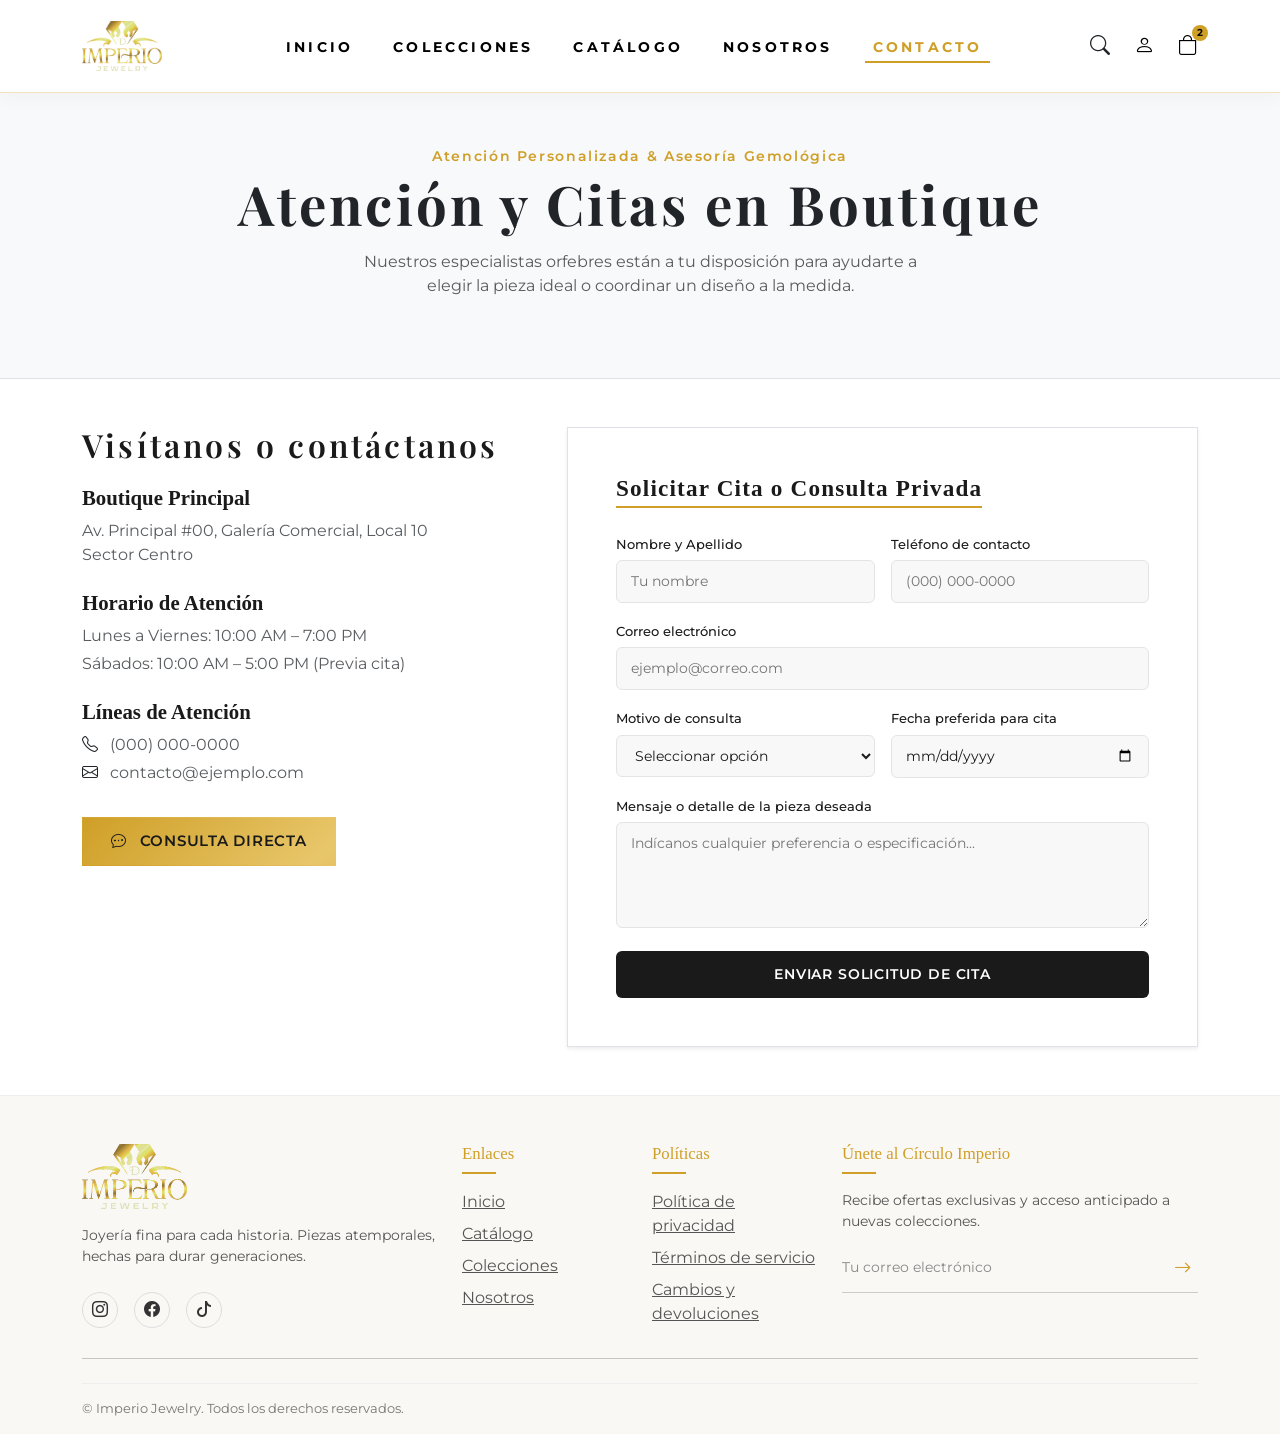
<file: contacto.html>
<!DOCTYPE html>
<html lang="es">

<head>
  <meta charset="UTF-8">
  <meta name="viewport" content="width=device-width, initial-scale=1.0">
  <title>Contacto y Citas | Imperio Jewelry</title>
  <link href="assets/css/lib/bootstrap/bootstrap.min.css" rel="stylesheet">
  <link href="https://cdn.jsdelivr.net/npm/bootstrap-icons@1.11.3/font/bootstrap-icons.min.css" rel="stylesheet">
  <link rel="preconnect" href="https://fonts.googleapis.com">
  <link
    href="https://fonts.googleapis.com/css2?family=Montserrat:wght@300;400;500;600&family=Playfair+Display:ital,wght@0,400;0,500;0,600;0,700;1,400;1,500;1,600&display=swap"
    rel="stylesheet">
  <link rel="stylesheet" href="css/estilos.css">
</head>

<body>

  <nav class="navbar navbar-expand-lg navbar-imperio py-3 fixed-top">
    <div class="container">
      <a class="navbar-brand d-flex align-items-center" href="index.html">
        <img src="img/logo-dorado.png" alt="Imperio Jewelry" class="logo-img">
      </a>
      <button class="navbar-toggler" type="button" data-bs-toggle="collapse" data-bs-target="#navImperio"
        aria-label="Abrir menú">
        <span class="navbar-toggler-icon"></span>
      </button>
      <div class="collapse navbar-collapse" id="navImperio">
        <ul class="navbar-nav mx-lg-auto gap-lg-4">
          <li class="nav-item"><a class="nav-link" href="index.html">Inicio</a></li>
          <li class="nav-item"><a class="nav-link" href="index.html#colecciones">Colecciones</a></li>
          <li class="nav-item"><a class="nav-link" href="catalogo.html">Catálogo</a></li>
          <li class="nav-item"><a class="nav-link" href="nosotros.html">Nosotros</a></li>
          <li class="nav-item"><a class="nav-link active" href="contacto.html">Contacto</a></li>
        </ul>
        <div class="d-flex align-items-center gap-4 iconos-nav mt-4 mt-lg-0">
          <a href="#" data-bs-toggle="modal" data-bs-target="#modalBuscar" aria-label="Buscar" class="d-lg-none"><i
              class="bi bi-search"></i></a>
          <a href="#" class="d-none d-lg-block text-dark"
            onclick="document.getElementById('searchOverlay').classList.add('active'); setTimeout(() => document.getElementById('searchInputPC').focus(), 100); return false;"
            aria-label="Buscar"><i class="bi bi-search"></i></a>
          <a href="login.html" data-bs-toggle="modal" data-bs-target="#modalCuenta" aria-label="Iniciar sesión"><i
              class="bi bi-person"></i></a>
          <a href="carrito.html" data-bs-toggle="offcanvas" data-bs-target="#offcanvasCarrito" aria-label="Carrito"
            class="position-relative">
            <i class="bi bi-bag"></i><span class="badge-carrito">2</span>
          </a>
        </div>
      </div>
    </div>
    <!-- Search Overlay Desktop -->
    <div id="searchOverlay" class="search-overlay d-none d-lg-flex align-items-center shadow-sm">
      <div class="container">
        <form class="d-flex align-items-center w-100 position-relative"
          onsubmit="event.preventDefault(); const q = document.getElementById('searchInputPC').value.trim(); window.location.href='catalogo.html' + (q ? '?q=' + encodeURIComponent(q) : '');">
          <i class="bi bi-search text-muted me-3 fs-4"></i>
          <input type="text" id="searchInputPC" class="form-control search-overlay-input flex-grow-1"
            placeholder="¿Qué joya estás buscando?">
          <button type="button" class="btn p-2 ms-3 text-dark"
            onclick="document.getElementById('searchOverlay').classList.remove('active');" aria-label="Cerrar"><i
              class="bi bi-x-lg fs-4"></i></button>
        </form>
      </div>
    </div>
  </nav>

  <!-- Modal Buscar -->
  <div class="modal fade" id="modalBuscar" tabindex="-1" aria-labelledby="modalBuscarLabel" aria-hidden="true">
    <div class="modal-dialog modal-dialog-centered">
      <div class="modal-content border-0"
        style="background: #ffffff; border-radius: 4px; box-shadow: 0 15px 40px rgba(0,0,0,0.12);">
        <div class="modal-body p-4 p-md-5">
          <div class="d-flex justify-content-between align-items-center mb-4">
            <h5 class="modal-title" id="modalBuscarLabel"
              style="font-family: 'Playfair Display', serif; font-size: 1.6rem; color: #1a1a1a;">Encuentra tu joya</h5>
            <button type="button" class="btn-close" data-bs-dismiss="modal" aria-label="Cerrar"></button>
          </div>
          <form onsubmit="event.preventDefault(); const q = this.querySelector('input').value.trim(); window.location.href='catalogo.html' + (q ? '?q=' + encodeURIComponent(q) : '');" class="position-relative">
            <input type="text" class="form-control form-control-lg" placeholder="Ej. Collar de perlas..."
              style="border: none; border-bottom: 2px solid #eaeaea; border-radius: 0; padding-left: 0; font-size: 1.15rem; box-shadow: none; background: transparent; transition: border-color 0.3s;"
              onfocus="this.style.borderBottomColor='#cf9f27'" onblur="this.style.borderBottomColor='#eaeaea'">
            <button type="submit" class="btn position-absolute end-0 top-50 translate-middle-y"
              style="background: none; border: none; color: #cf9f27;"><i class="bi bi-search fs-5"></i></button>
          </form>
        </div>
      </div>
    </div>
  </div>



  <section class="py-5 bg-light border-bottom">
    <div class="container text-center py-3">
      <p class="hero-eyebrow mb-2">Atención Personalizada & Asesoría Gemológica</p>
      <h1 class="hero-titulo text-dark mb-3">Atención y Citas en Boutique</h1>
      <p class="text-muted mx-auto" style="max-width: 580px;">Nuestros especialistas orfebres están a tu disposición
        para ayudarte a elegir la pieza ideal o coordinar un diseño a la medida.</p>
    </div>
  </section>

  <section class="py-5">
    <div class="container">
      <div class="row g-5">
        <div class="col-lg-5">
          <h2 class="titulo-seccion mb-4">Visítanos o contáctanos</h2>
          <div class="mb-4">
            <h5 class="fw-semibold mb-2" style="font-family: 'Cormorant Garamond', serif; font-size: 1.3rem;">Boutique
              Principal</h5>
            <p class="text-muted mb-0">Av. Principal #00, Galería Comercial, Local 10<br>Sector Centro</p>
          </div>

          <div class="mb-4">
            <h5 class="fw-semibold mb-2" style="font-family: 'Cormorant Garamond', serif; font-size: 1.3rem;">Horario de
              Atención</h5>
            <p class="text-muted mb-1">Lunes a Viernes: 10:00 AM – 7:00 PM</p>
            <p class="text-muted mb-0">Sábados: 10:00 AM – 5:00 PM (Previa cita)</p>
          </div>

          <div class="mb-4">
            <h5 class="fw-semibold mb-2" style="font-family: 'Cormorant Garamond', serif; font-size: 1.3rem;">Líneas de
              Atención</h5>
            <p class="text-muted mb-1"><i class="bi bi-telephone me-2 text-dark"></i> (000) 000-0000</p>
            <p class="text-muted mb-0"><i class="bi bi-envelope me-2 text-dark"></i> contacto@ejemplo.com</p>
          </div>

          <a href="#" class="btn btn-imperio-dorado mt-2">
            <i class="bi bi-chat-dots me-2"></i> Consulta Directa
          </a>
        </div>

        <div class="col-lg-7">
          <div class="p-4 p-md-5 bg-white border shadow-sm">
            <h3 class="titulo-cuenta mb-4">Solicitar Cita o Consulta Privada</h3>
            <form onsubmit="return false;">
              <div class="row g-3">
                <div class="col-md-6">
                  <label class="form-label-cuenta">Nombre y Apellido</label>
                  <input type="text" class="input-cuenta" placeholder="Tu nombre">
                </div>
                <div class="col-md-6">
                  <label class="form-label-cuenta">Teléfono de contacto</label>
                  <input type="tel" class="input-cuenta" placeholder="(000) 000-0000">
                </div>
                <div class="col-12">
                  <label class="form-label-cuenta">Correo electrónico</label>
                  <input type="email" class="input-cuenta" placeholder="ejemplo@correo.com">
                </div>
                <div class="col-md-6">
                  <label class="form-label-cuenta">Motivo de consulta</label>
                  <select class="input-cuenta">
                    <option>Seleccionar opción</option>
                    <option>Anillos de Compromiso / Alianzas</option>
                    <option>Consulta de Alta Joyería</option>
                    <option>Diseño personalizado a medida</option>
                    <option>Mantenimiento y certificación</option>
                  </select>
                </div>
                <div class="col-md-6">
                  <label class="form-label-cuenta">Fecha preferida para cita</label>
                  <input type="date" class="input-cuenta">
                </div>
                <div class="col-12">
                  <label class="form-label-cuenta">Mensaje o detalle de la pieza deseada</label>
                  <textarea class="input-cuenta" rows="4"
                    placeholder="Indícanos cualquier preferencia o especificación..."></textarea>
                </div>
                <div class="col-12">
                  <button type="submit" class="btn-cuenta-accion">ENVIAR SOLICITUD DE CITA</button>
                </div>
              </div>
            </form>
          </div>
        </div>
      </div>
    </div>
  </section>

  <footer class="pie-imperio pt-5 pb-3">
    <div class="container">
      <div class="row g-4">
        <div class="col-lg-4">
          <div class="footer-marca mb-3">
            <img src="img/logo-dorado.png" alt="Imperio Jewelry" class="footer-logo-img">
          </div>
          <p class="footer-texto">Joyería fina para cada historia. Piezas atemporales, hechas para durar generaciones.
          </p>
          <div class="d-flex gap-3 footer-redes mt-4">
            <a href="#" aria-label="Instagram"><i class="bi bi-instagram"></i></a>
            <a href="#" aria-label="Facebook"><i class="bi bi-facebook"></i></a>
            <a href="#" aria-label="TikTok"><i class="bi bi-tiktok"></i></a>
          </div>
        </div>
        <div class="col-6 col-lg-2">
          <h5>Enlaces</h5>
          <ul class="list-unstyled">
            <li class="mb-2"><a href="index.html">Inicio</a></li>
            <li class="mb-2"><a href="catalogo.html">Catálogo</a></li>
            <li class="mb-2"><a href="index.html#colecciones">Colecciones</a></li>
            <li class="mb-2"><a href="nosotros.html">Nosotros</a></li>
          </ul>
        </div>
        <div class="col-6 col-lg-2">
          <h5>Políticas</h5>
          <ul class="list-unstyled">
            <li class="mb-2"><a href="privacidad.html">Política de privacidad</a></li>
            <li class="mb-2"><a href="terminos.html">Términos de servicio</a></li>
            <li class="mb-2"><a href="cambios.html">Cambios y devoluciones</a></li>
          </ul>
        </div>
        <div class="col-lg-4">
          <h5>Únete al Círculo Imperio</h5>
          <p class="footer-texto">Recibe ofertas exclusivas y acceso anticipado a nuevas colecciones.</p>
          <form class="footer-newsletter d-flex mt-3" onsubmit="return false;">
            <input type="email" class="flex-grow-1" placeholder="Tu correo electrónico" aria-label="Correo electrónico">
            <button type="submit" aria-label="Suscribirse"><i class="bi bi-arrow-right"></i></button>
          </form>
        </div>
      </div>
      <hr class="my-4">
      <p class="footer-final mb-0">© Imperio Jewelry. Todos los derechos reservados.</p>
    </div>
  </footer>

  <div class="modal fade modal-cuenta" id="modalCuenta" tabindex="-1" aria-labelledby="modalCuentaLabel"
    aria-hidden="true">
    <div class="modal-dialog modal-dialog-centered" style="max-width: 430px;">
      <div class="modal-content">
        <div class="modal-header d-flex justify-content-between align-items-center">
          <h5 class="titulo-cuenta" id="modalCuentaLabel">
            <i class="bi bi-person-circle me-2"></i>CUENTA DE CLIENTE
          </h5>
          <button type="button" class="btn-close" data-bs-dismiss="modal" aria-label="Cerrar"></button>
        </div>
        <div class="modal-body">
          <div class="tab-cuenta-switch">
            <button type="button" class="btn-switch active" id="tabBtnLogin"
              onclick="document.getElementById('formLogin').classList.remove('d-none'); document.getElementById('formRegistro').classList.add('d-none'); this.classList.add('active'); document.getElementById('tabBtnRegistro').classList.remove('active');">Iniciar
              Sesión</button>
            <button type="button" class="btn-switch" id="tabBtnRegistro"
              onclick="document.getElementById('formRegistro').classList.remove('d-none'); document.getElementById('formLogin').classList.add('d-none'); this.classList.add('active'); document.getElementById('tabBtnLogin').classList.remove('active');">Crear
              Cuenta</button>
          </div>

          <div id="formLogin">
            <button type="button" class="btn-google mb-3">
              <svg width="18" height="18" viewBox="0 0 24 24">
                <path fill="#4285F4"
                  d="M22.56 12.25c0-.78-.07-1.53-.2-2.25H12v4.26h5.92c-.26 1.37-1.04 2.53-2.21 3.31v2.77h3.57c2.08-1.92 3.28-4.74 3.28-8.09z" />
                <path fill="#34A853"
                  d="M12 23c2.97 0 5.46-.98 7.28-2.66l-3.57-2.77c-.98.66-2.23 1.06-3.71 1.06-2.86 0-5.29-1.93-6.16-4.53H2.18v2.84C3.99 20.53 7.7 23 12 23z" />
                <path fill="#FBBC05"
                  d="M5.84 14.09c-.22-.66-.35-1.36-.35-2.09s.13-1.43.35-2.09V7.06H2.18C1.43 8.55 1 10.22 1 12s.43 3.45 1.18 4.94l2.85-2.22.81-.63z" />
                <path fill="#EA4335"
                  d="M12 5.38c1.62 0 3.06.56 4.21 1.64l3.15-3.15C17.45 2.09 14.97 1 12 1 7.7 1 3.99 3.47 2.18 7.06l3.66 2.84c.87-2.6 3.3-4.52 6.16-4.52z" />
              </svg>
              CONTINUAR CON GOOGLE
            </button>

            <div class="divisor-cuenta">
              <span>o con tu correo electrónico</span>
            </div>

            <form onsubmit="return false;">
              <div class="mb-3">
                <label class="form-label-cuenta">Correo electrónico</label>
                <input type="email" class="input-cuenta" placeholder="ejemplo@correo.com">
              </div>
              <div class="mb-3">
                <label class="form-label-cuenta">Contraseña</label>
                <input type="password" class="input-cuenta" placeholder="Ingresa tu contraseña">
              </div>
              <div class="d-flex justify-content-between align-items-center mb-4">
                <div class="form-check">
                  <input class="form-check-input" type="checkbox" id="recordarSesion">
                  <label class="form-check-label" for="recordarSesion"
                    style="font-size: 0.8rem; color: #555;">Recordarme</label>
                </div>
                <a href="#" style="font-size: 0.8rem; color: var(--dorado);">¿Olvidaste tu contraseña?</a>
              </div>
              <button type="submit" class="btn-cuenta-accion mb-2">INICIAR SESIÓN EN MI CUENTA</button>
            </form>
          </div>

          <div id="formRegistro" class="d-none">
            <form onsubmit="return false;">
              <div class="mb-2">
                <label class="form-label-cuenta">Nombre completo</label>
                <input type="text" class="input-cuenta" placeholder="Nombre y Apellido">
              </div>
              <div class="mb-2">
                <label class="form-label-cuenta">Correo electrónico</label>
                <input type="email" class="input-cuenta" placeholder="ejemplo@correo.com">
              </div>
              <div class="mb-3">
                <label class="form-label-cuenta">Contraseña</label>
                <input type="password" class="input-cuenta" placeholder="Crea una contraseña">
              </div>
              <button type="submit" class="btn-cuenta-accion mb-2">CREAR MI CUENTA</button>
            </form>
          </div>

          <div class="aviso-login-requisito">
            <i class="bi bi-shield-check me-1 text-dark"></i>
            <strong>Acceso a pedidos:</strong> Para procesar y enviar pedidos se requiere iniciar sesión.
          </div>
        </div>
      </div>
    </div>
  </div>

  <div class="offcanvas offcanvas-end offcanvas-carrito" tabindex="-1" id="offcanvasCarrito"
    aria-labelledby="offcanvasCarritoLabel">
    <div class="offcanvas-header">
      <h5 class="titulo-carrito" id="offcanvasCarritoLabel">
        <i class="bi bi-bag me-2"></i>MI BOLSA ( 2 )
      </h5>
      <button type="button" class="btn-close text-reset" data-bs-dismiss="offcanvas" aria-label="Cerrar"></button>
    </div>
    <div class="offcanvas-body">
      <div class="lista-items-carrito">
        <div class="item-carrito-fila">
          <img src="img/prod-anillo-new.jpg" alt="Anillo Hojas de Ginkgo" class="item-carrito-img">
          <div class="flex-grow-1">
            <div class="d-flex justify-content-between">
              <div class="item-carrito-categoria">Colección Real</div>
              <button class="btn-eliminar-item" aria-label="Eliminar"><i class="bi bi-trash"></i></button>
            </div>
            <div class="item-carrito-titulo">Anillo Hojas de Ginkgo</div>
            <div class="item-carrito-detalles">Talla: 7 | Oro Amarillo 18K</div>
            <div class="item-carrito-detalles">Ref: #IMP-811</div>
            <div class="d-flex justify-content-between align-items-center mt-2">
              <div class="item-carrito-precio">RD$27,990</div>
              <div class="btn-cantidad-caja">
                <button type="button">-</button>
                <span>1</span>
                <button type="button">+</button>
              </div>
            </div>
            <a href="producto.html" class="ver-detalle-enlace"> Ver detalles de la pieza</a>
          </div>
        </div>

        <div class="item-carrito-fila">
          <img src="img/prod-collar-new.jpg" alt="Collar Clásico" class="item-carrito-img">
          <div class="flex-grow-1">
            <div class="d-flex justify-content-between">
              <div class="item-carrito-categoria">Alta Joyería</div>
              <button class="btn-eliminar-item" aria-label="Eliminar"><i class="bi bi-trash"></i></button>
            </div>
            <div class="item-carrito-titulo">Collar Clásico</div>
            <div class="item-carrito-detalles">Largo: 45cm | Oro Amarillo 18K</div>
            <div class="item-carrito-detalles">Ref: #IMP-920</div>
            <div class="d-flex justify-content-between align-items-center mt-2">
              <div class="item-carrito-precio">RD$74,990</div>
              <div class="btn-cantidad-caja">
                <button type="button">-</button>
                <span>1</span>
                <button type="button">+</button>
              </div>
            </div>
            <a href="producto.html" class="ver-detalle-enlace"> Ver detalles de la pieza</a>
          </div>
        </div>
      </div>

      <div class="codigo-promo-caja">
        <input type="text" class="input-promo" placeholder="CÓDIGO DE CORTESÍA">
        <button type="button" class="btn-aplicar-promo">APLICAR</button>
      </div>

      <div class="border-top pt-3">
        <div class="resumen-totales-linea">
          <span>Subtotal</span>
          <span>RD$102,980</span>
        </div>
        <div class="resumen-totales-linea">
          <span>Envío asegurado</span>
          <span class="text-success fw-bold">Gratis</span>
        </div>
        <div class="resumen-totales-linea total-destacado">
          <span>Total</span>
          <span>RD$102,980</span>
        </div>

        <button type="button" class="btn-finalizar-pedido" data-bs-toggle="modal" data-bs-target="#modalCuenta"
          data-bs-dismiss="offcanvas">
          PROCEDER AL PEDIDO <i class="bi bi-arrow-right ms-1"></i>
        </button>
        <a href="catalogo.html" class="enlace-seguir-comprando" data-bs-dismiss="offcanvas">Continuar explorando
          piezas</a>
      </div>
    </div>
  </div>


  <script src="assets/js/lib/bootstrap/bootstrap.bundle.min.js"></script>
  <script src="js/animaciones.js"></script>
</body>

</html>
</file>
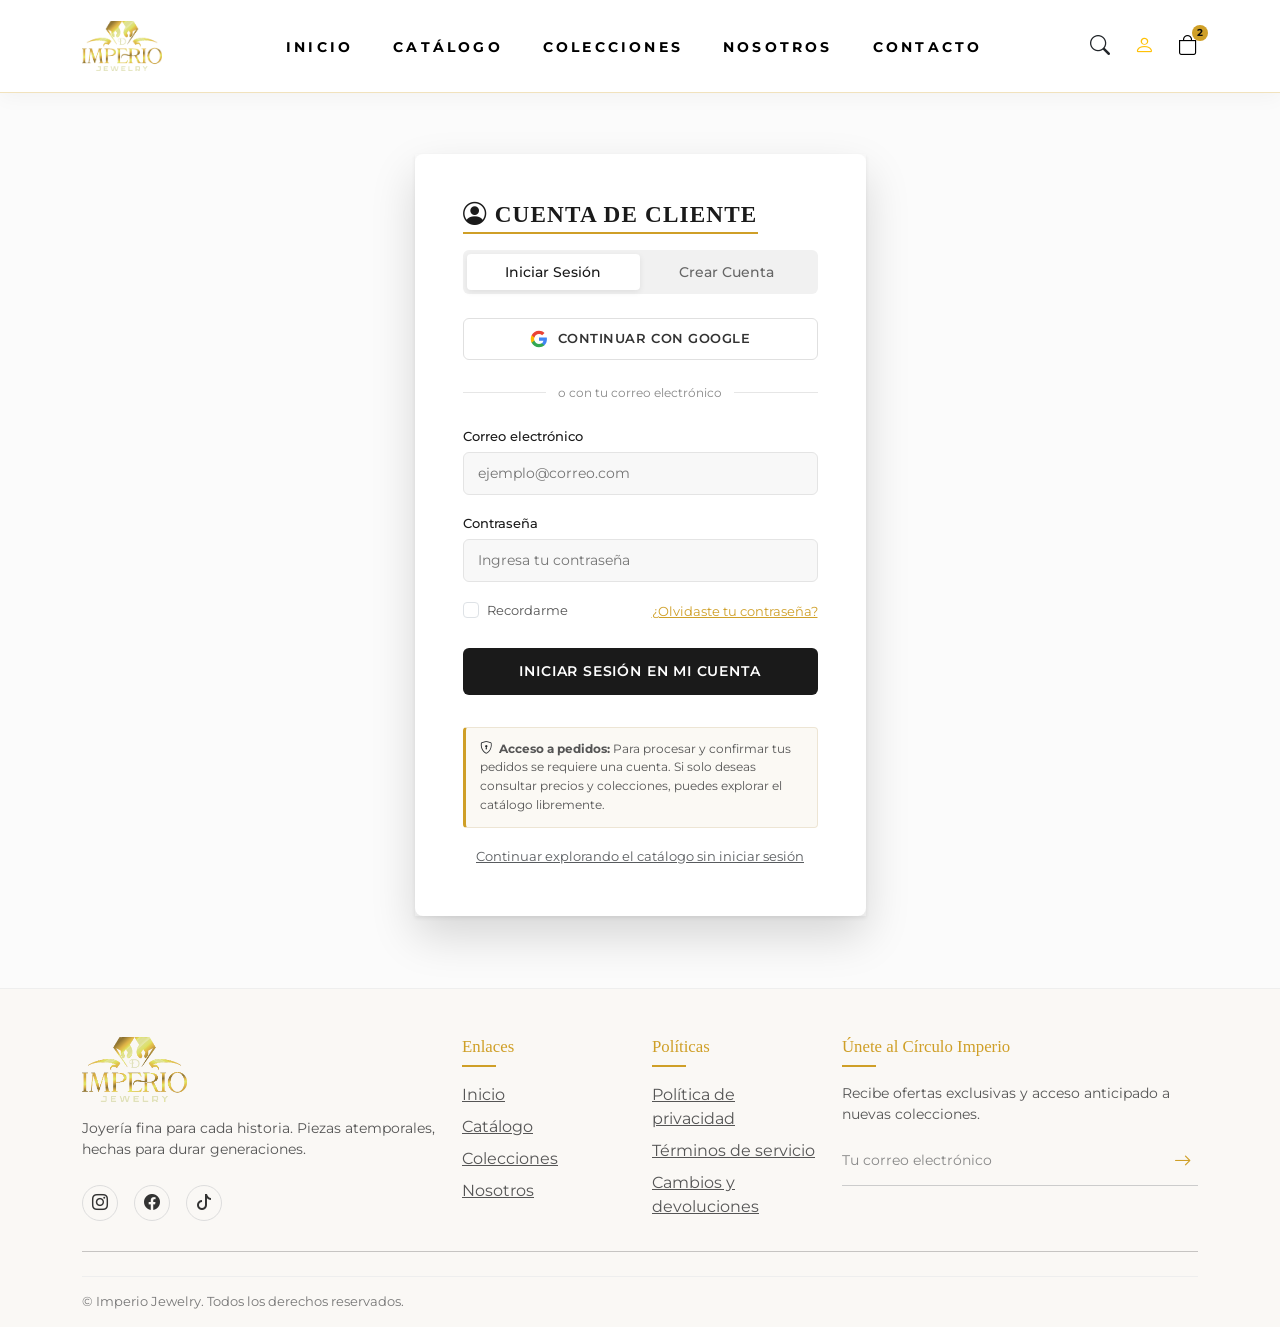
<file: login.html>
<!DOCTYPE html>
<html lang="es">

<head>
  <meta charset="UTF-8">
  <meta name="viewport" content="width=device-width, initial-scale=1.0">
  <title>Acceso de Clientes | Imperio Jewelry</title>
  <link href="assets/css/lib/bootstrap/bootstrap.min.css" rel="stylesheet">
  <link href="https://cdn.jsdelivr.net/npm/bootstrap-icons@1.11.3/font/bootstrap-icons.min.css" rel="stylesheet">
  <link rel="preconnect" href="https://fonts.googleapis.com">
  <link
    href="https://fonts.googleapis.com/css2?family=Montserrat:wght@300;400;500;600&family=Playfair+Display:ital,wght@0,400;0,500;0,600;0,700;1,400;1,500;1,600&display=swap"
    rel="stylesheet">
  <link rel="stylesheet" href="css/estilos.css">
</head>

<body style="background: #fbfbfb;">

  <nav class="navbar navbar-expand-lg navbar-imperio py-3 fixed-top">
    <div class="container">
      <a class="navbar-brand d-flex align-items-center" href="index.html">
        <img src="img/logo-dorado.png" alt="Imperio Jewelry" class="logo-img">
      </a>
      <button class="navbar-toggler" type="button" data-bs-toggle="collapse" data-bs-target="#navImperio"
        aria-label="Abrir menú">
        <span class="navbar-toggler-icon"></span>
      </button>
      <div class="collapse navbar-collapse" id="navImperio">
        <ul class="navbar-nav mx-lg-auto gap-lg-4">
          <li class="nav-item"><a class="nav-link" href="index.html">Inicio</a></li>
          <li class="nav-item"><a class="nav-link" href="catalogo.html">Catálogo</a></li>
          <li class="nav-item"><a class="nav-link" href="index.html#colecciones">Colecciones</a></li>
          <li class="nav-item"><a class="nav-link" href="nosotros.html">Nosotros</a></li>
          <li class="nav-item"><a class="nav-link" href="contacto.html">Contacto</a></li>
        </ul>
        <div class="d-flex align-items-center gap-4 iconos-nav mt-4 mt-lg-0">
          <a href="#" data-bs-toggle="modal" data-bs-target="#modalBuscar" aria-label="Buscar" class="d-lg-none"><i
              class="bi bi-search"></i></a>
          <a href="#" class="d-none d-lg-block text-dark"
            onclick="document.getElementById('searchOverlay').classList.add('active'); setTimeout(() => document.getElementById('searchInputPC').focus(), 100); return false;"
            aria-label="Buscar"><i class="bi bi-search"></i></a>
          <a href="login.html" class="text-warning" aria-label="Iniciar sesión"><i class="bi bi-person"></i></a>
          <a href="carrito.html" data-bs-toggle="offcanvas" data-bs-target="#offcanvasCarrito" aria-label="Carrito"
            class="position-relative">
            <i class="bi bi-bag"></i><span class="badge-carrito">2</span>
          </a>
        </div>
      </div>
    </div>
    <!-- Search Overlay Desktop -->
    <div id="searchOverlay" class="search-overlay d-none d-lg-flex align-items-center shadow-sm">
      <div class="container">
        <form class="d-flex align-items-center w-100 position-relative"
          onsubmit="event.preventDefault(); const q = document.getElementById('searchInputPC').value.trim(); window.location.href='catalogo.html' + (q ? '?q=' + encodeURIComponent(q) : '');">
          <i class="bi bi-search text-muted me-3 fs-4"></i>
          <input type="text" id="searchInputPC" class="form-control search-overlay-input flex-grow-1"
            placeholder="¿Qué joya estás buscando?">
          <button type="button" class="btn p-2 ms-3 text-dark"
            onclick="document.getElementById('searchOverlay').classList.remove('active');" aria-label="Cerrar"><i
              class="bi bi-x-lg fs-4"></i></button>
        </form>
      </div>
    </div>
  </nav>

  <!-- Modal Buscar -->
  <div class="modal fade" id="modalBuscar" tabindex="-1" aria-labelledby="modalBuscarLabel" aria-hidden="true">
    <div class="modal-dialog modal-dialog-centered">
      <div class="modal-content border-0"
        style="background: #ffffff; border-radius: 4px; box-shadow: 0 15px 40px rgba(0,0,0,0.12);">
        <div class="modal-body p-4 p-md-5">
          <div class="d-flex justify-content-between align-items-center mb-4">
            <h5 class="modal-title" id="modalBuscarLabel"
              style="font-family: 'Playfair Display', serif; font-size: 1.6rem; color: #1a1a1a;">Encuentra tu joya</h5>
            <button type="button" class="btn-close" data-bs-dismiss="modal" aria-label="Cerrar"></button>
          </div>
          <form onsubmit="event.preventDefault(); const q = this.querySelector('input').value.trim(); window.location.href='catalogo.html' + (q ? '?q=' + encodeURIComponent(q) : '');" class="position-relative">
            <input type="text" class="form-control form-control-lg" placeholder="Ej. Collar de perlas..."
              style="border: none; border-bottom: 2px solid #eaeaea; border-radius: 0; padding-left: 0; font-size: 1.15rem; box-shadow: none; background: transparent; transition: border-color 0.3s;"
              onfocus="this.style.borderBottomColor='#cf9f27'" onblur="this.style.borderBottomColor='#eaeaea'">
            <button type="submit" class="btn position-absolute end-0 top-50 translate-middle-y"
              style="background: none; border: none; color: #cf9f27;"><i class="bi bi-search fs-5"></i></button>
          </form>
        </div>
      </div>
    </div>
  </div>



  <section class="py-5 my-md-4">
    <div class="container">
      <div class="row justify-content-center">
        <div class="col-12 col-md-8 col-lg-5">
          <div class="modal-cuenta shadow-sm">
            <div class="modal-content border-0 p-4 p-md-5">
              <div class="d-flex justify-content-between align-items-center mb-3">
                <h1 class="titulo-cuenta">
                  <i class="bi bi-person-circle me-2"></i>CUENTA DE CLIENTE
                </h1>
              </div>

              <div class="tab-cuenta-switch mb-4">
                <button type="button" class="btn-switch active" id="tabBtnLogin"
                  onclick="document.getElementById('formLogin').classList.remove('d-none'); document.getElementById('formRegistro').classList.add('d-none'); this.classList.add('active'); document.getElementById('tabBtnRegistro').classList.remove('active');">Iniciar
                  Sesión</button>
                <button type="button" class="btn-switch" id="tabBtnRegistro"
                  onclick="document.getElementById('formRegistro').classList.remove('d-none'); document.getElementById('formLogin').classList.add('d-none'); this.classList.add('active'); document.getElementById('tabBtnLogin').classList.remove('active');">Crear
                  Cuenta</button>
              </div>

              <div id="formLogin">
                <button type="button" class="btn-google mb-3">
                  <svg width="18" height="18" viewBox="0 0 24 24">
                    <path fill="#4285F4"
                      d="M22.56 12.25c0-.78-.07-1.53-.2-2.25H12v4.26h5.92c-.26 1.37-1.04 2.53-2.21 3.31v2.77h3.57c2.08-1.92 3.28-4.74 3.28-8.09z" />
                    <path fill="#34A853"
                      d="M12 23c2.97 0 5.46-.98 7.28-2.66l-3.57-2.77c-.98.66-2.23 1.06-3.71 1.06-2.86 0-5.29-1.93-6.16-4.53H2.18v2.84C3.99 20.53 7.7 23 12 23z" />
                    <path fill="#FBBC05"
                      d="M5.84 14.09c-.22-.66-.35-1.36-.35-2.09s.13-1.43.35-2.09V7.06H2.18C1.43 8.55 1 10.22 1 12s.43 3.45 1.18 4.94l2.85-2.22.81-.63z" />
                    <path fill="#EA4335"
                      d="M12 5.38c1.62 0 3.06.56 4.21 1.64l3.15-3.15C17.45 2.09 14.97 1 12 1 7.7 1 3.99 3.47 2.18 7.06l3.66 2.84c.87-2.6 3.3-4.52 6.16-4.52z" />
                  </svg>
                  CONTINUAR CON GOOGLE
                </button>

                <div class="divisor-cuenta">
                  <span>o con tu correo electrónico</span>
                </div>

                <form action="carrito.html">
                  <div class="mb-3">
                    <label class="form-label-cuenta">Correo electrónico</label>
                    <input type="email" class="input-cuenta" placeholder="ejemplo@correo.com">
                  </div>
                  <div class="mb-3">
                    <label class="form-label-cuenta">Contraseña</label>
                    <input type="password" class="input-cuenta" placeholder="Ingresa tu contraseña">
                  </div>
                  <div class="d-flex justify-content-between align-items-center mb-4">
                    <div class="form-check">
                      <input class="form-check-input" type="checkbox" id="recordarCheck">
                      <label class="form-check-label" for="recordarCheck"
                        style="font-size: 0.8rem; color: #555;">Recordarme</label>
                    </div>
                    <a href="#" style="font-size: 0.8rem; color: var(--dorado);">¿Olvidaste tu contraseña?</a>
                  </div>
                  <button type="submit" class="btn-cuenta-accion mb-3">INICIAR SESIÓN EN MI CUENTA</button>
                </form>
              </div>

              <div id="formRegistro" class="d-none">
                <form action="carrito.html">
                  <div class="mb-2">
                    <label class="form-label-cuenta">Nombre completo</label>
                    <input type="text" class="input-cuenta" placeholder="Nombre y Apellido">
                  </div>
                  <div class="mb-2">
                    <label class="form-label-cuenta">Correo electrónico</label>
                    <input type="email" class="input-cuenta" placeholder="ejemplo@correo.com">
                  </div>
                  <div class="mb-3">
                    <label class="form-label-cuenta">Contraseña</label>
                    <input type="password" class="input-cuenta" placeholder="Crea una contraseña">
                  </div>
                  <button type="submit" class="btn-cuenta-accion mb-3">CREAR MI CUENTA</button>
                </form>
              </div>

              <div class="aviso-login-requisito mb-3">
                <i class="bi bi-shield-lock me-1 text-dark"></i>
                <strong>Acceso a pedidos:</strong> Para procesar y confirmar tus pedidos se requiere una cuenta. Si solo
                deseas consultar precios y colecciones, puedes explorar el catálogo libremente.
              </div>

              <div class="text-center">
                <a href="catalogo.html" class="text-muted" style="font-size: 0.82rem; text-decoration: underline;">
                  Continuar explorando el catálogo sin iniciar sesión
                </a>
              </div>
            </div>
          </div>
        </div>
      </div>
    </div>
  </section>

  <footer class="pie-imperio pt-5 pb-3">
    <div class="container">
      <div class="row g-4">
        <div class="col-lg-4">
          <div class="footer-marca mb-3">
            <img src="img/logo-dorado.png" alt="Imperio Jewelry" class="footer-logo-img">
          </div>
          <p class="footer-texto">Joyería fina para cada historia. Piezas atemporales, hechas para durar generaciones.
          </p>
          <div class="d-flex gap-3 footer-redes mt-4">
            <a href="#" aria-label="Instagram"><i class="bi bi-instagram"></i></a>
            <a href="#" aria-label="Facebook"><i class="bi bi-facebook"></i></a>
            <a href="#" aria-label="TikTok"><i class="bi bi-tiktok"></i></a>
          </div>
        </div>
        <div class="col-6 col-lg-2">
          <h5>Enlaces</h5>
          <ul class="list-unstyled">
            <li class="mb-2"><a href="index.html">Inicio</a></li>
            <li class="mb-2"><a href="catalogo.html">Catálogo</a></li>
            <li class="mb-2"><a href="index.html#colecciones">Colecciones</a></li>
            <li class="mb-2"><a href="nosotros.html">Nosotros</a></li>
          </ul>
        </div>
        <div class="col-6 col-lg-2">
          <h5>Políticas</h5>
          <ul class="list-unstyled">
            <li class="mb-2"><a href="privacidad.html">Política de privacidad</a></li>
            <li class="mb-2"><a href="terminos.html">Términos de servicio</a></li>
            <li class="mb-2"><a href="cambios.html">Cambios y devoluciones</a></li>
          </ul>
        </div>
        <div class="col-lg-4">
          <h5>Únete al Círculo Imperio</h5>
          <p class="footer-texto">Recibe ofertas exclusivas y acceso anticipado a nuevas colecciones.</p>
          <form class="footer-newsletter d-flex mt-3" onsubmit="return false;">
            <input type="email" class="flex-grow-1" placeholder="Tu correo electrónico" aria-label="Correo electrónico">
            <button type="submit" aria-label="Suscribirse"><i class="bi bi-arrow-right"></i></button>
          </form>
        </div>
      </div>
      <hr class="my-4">
      <p class="footer-final mb-0">© Imperio Jewelry. Todos los derechos reservados.</p>
    </div>
  </footer>

  <div class="offcanvas offcanvas-end offcanvas-carrito" tabindex="-1" id="offcanvasCarrito"
    aria-labelledby="offcanvasCarritoLabel">
    <div class="offcanvas-header">
      <h5 class="titulo-carrito" id="offcanvasCarritoLabel">
        <i class="bi bi-bag me-2"></i>MI BOLSA ( 2 )
      </h5>
      <button type="button" class="btn-close text-reset" data-bs-dismiss="offcanvas" aria-label="Cerrar"></button>
    </div>
    <div class="offcanvas-body">
      <div class="lista-items-carrito">
        <div class="item-carrito-fila">
          <img src="img/prod-anillo-new.jpg" alt="Anillo Hojas de Ginkgo" class="item-carrito-img">
          <div class="flex-grow-1">
            <div class="d-flex justify-content-between">
              <div class="item-carrito-categoria">Colección Real</div>
              <button class="btn-eliminar-item" aria-label="Eliminar"><i class="bi bi-trash"></i></button>
            </div>
            <div class="item-carrito-titulo">Anillo Hojas de Ginkgo</div>
            <div class="item-carrito-detalles">Talla: 7 | Oro Amarillo 18K</div>
            <div class="item-carrito-detalles">Ref: #IMP-811</div>
            <div class="d-flex justify-content-between align-items-center mt-2">
              <div class="item-carrito-precio">RD$27,990</div>
              <div class="btn-cantidad-caja">
                <button type="button">-</button>
                <span>1</span>
                <button type="button">+</button>
              </div>
            </div>
            <a href="producto.html" class="ver-detalle-enlace"> Ver detalles de la pieza</a>
          </div>
        </div>

        <div class="item-carrito-fila">
          <img src="img/prod-collar-new.jpg" alt="Collar Clásico" class="item-carrito-img">
          <div class="flex-grow-1">
            <div class="d-flex justify-content-between">
              <div class="item-carrito-categoria">Alta Joyería</div>
              <button class="btn-eliminar-item" aria-label="Eliminar"><i class="bi bi-trash"></i></button>
            </div>
            <div class="item-carrito-titulo">Collar Clásico</div>
            <div class="item-carrito-detalles">Largo: 45cm | Oro Amarillo 18K</div>
            <div class="item-carrito-detalles">Ref: #IMP-920</div>
            <div class="d-flex justify-content-between align-items-center mt-2">
              <div class="item-carrito-precio">RD$74,990</div>
              <div class="btn-cantidad-caja">
                <button type="button">-</button>
                <span>1</span>
                <button type="button">+</button>
              </div>
            </div>
            <a href="producto.html" class="ver-detalle-enlace"> Ver detalles de la pieza</a>
          </div>
        </div>
      </div>

      <div class="codigo-promo-caja">
        <input type="text" class="input-promo" placeholder="CÓDIGO DE CORTESÍA">
        <button type="button" class="btn-aplicar-promo">APLICAR</button>
      </div>

      <div class="border-top pt-3">
        <div class="resumen-totales-linea">
          <span>Subtotal</span>
          <span>RD$102,980</span>
        </div>
        <div class="resumen-totales-linea">
          <span>Envío asegurado</span>
          <span class="text-success fw-bold">Gratis</span>
        </div>
        <div class="resumen-totales-linea total-destacado">
          <span>Total</span>
          <span>RD$102,980</span>
        </div>

        <button type="button" class="btn-finalizar-pedido" data-bs-toggle="modal" data-bs-target="#modalCuenta"
          data-bs-dismiss="offcanvas">
          PROCEDER AL PEDIDO <i class="bi bi-arrow-right ms-1"></i>
        </button>
        <a href="catalogo.html" class="enlace-seguir-comprando" data-bs-dismiss="offcanvas">Continuar explorando
          piezas</a>
      </div>
    </div>
  </div>


  <script src="assets/js/lib/bootstrap/bootstrap.bundle.min.js"></script>
  <script src="js/animaciones.js"></script>
</body>

</html>
</file>
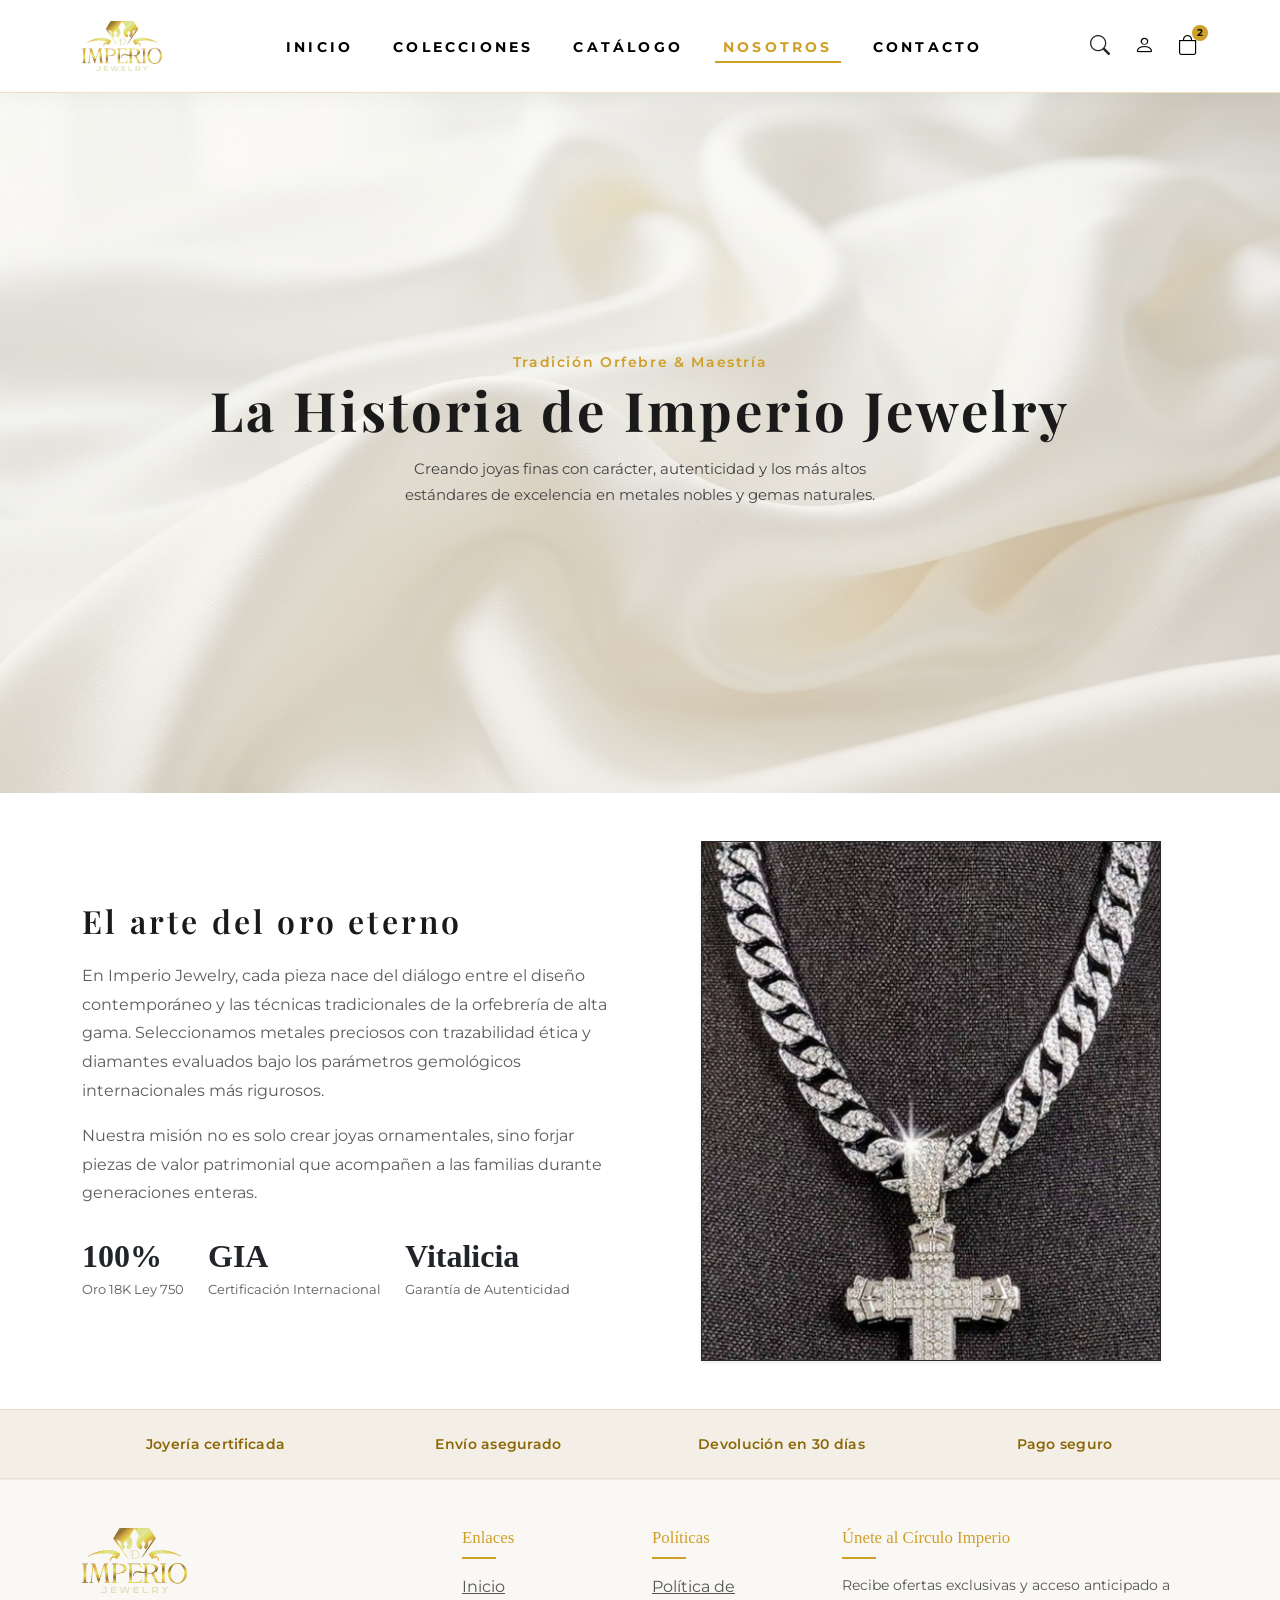
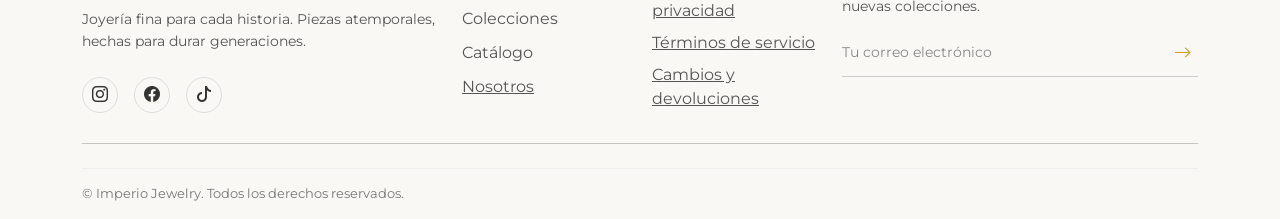
<file: nosotros.html>
<!DOCTYPE html>
<html lang="es">

<head>
  <meta charset="UTF-8">
  <meta name="viewport" content="width=device-width, initial-scale=1.0">
  <title>Sobre Nosotros | Imperio Jewelry</title>
  <link href="assets/css/lib/bootstrap/bootstrap.min.css" rel="stylesheet">
  <link href="https://cdn.jsdelivr.net/npm/bootstrap-icons@1.11.3/font/bootstrap-icons.min.css" rel="stylesheet">
  <link rel="preconnect" href="https://fonts.googleapis.com">
  <link
    href="https://fonts.googleapis.com/css2?family=Montserrat:wght@300;400;500;600&family=Playfair+Display:ital,wght@0,400;0,500;0,600;0,700;1,400;1,500;1,600&display=swap"
    rel="stylesheet">
  <link rel="stylesheet" href="css/estilos.css">
</head>

<body>

  <nav class="navbar navbar-expand-lg navbar-imperio py-3 fixed-top">
    <div class="container">
      <a class="navbar-brand d-flex align-items-center" href="index.html">
        <img src="img/logo-dorado.png" alt="Imperio Jewelry" class="logo-img">
      </a>
      <button class="navbar-toggler" type="button" data-bs-toggle="collapse" data-bs-target="#navImperio"
        aria-label="Abrir menú">
        <span class="navbar-toggler-icon"></span>
      </button>
      <div class="collapse navbar-collapse" id="navImperio">
        <ul class="navbar-nav mx-lg-auto gap-lg-4">
          <li class="nav-item"><a class="nav-link" href="index.html">Inicio</a></li>
          <li class="nav-item"><a class="nav-link" href="index.html#colecciones">Colecciones</a></li>
          <li class="nav-item"><a class="nav-link" href="catalogo.html">Catálogo</a></li>
          <li class="nav-item"><a class="nav-link active" href="nosotros.html">Nosotros</a></li>
          <li class="nav-item"><a class="nav-link" href="contacto.html">Contacto</a></li>
        </ul>
        <div class="d-flex align-items-center gap-4 iconos-nav mt-4 mt-lg-0">
          <a href="#" data-bs-toggle="modal" data-bs-target="#modalBuscar" aria-label="Buscar" class="d-lg-none"><i
              class="bi bi-search"></i></a>
          <a href="#" class="d-none d-lg-block text-dark"
            onclick="document.getElementById('searchOverlay').classList.add('active'); setTimeout(() => document.getElementById('searchInputPC').focus(), 100); return false;"
            aria-label="Buscar"><i class="bi bi-search"></i></a>
          <a href="login.html" data-bs-toggle="modal" data-bs-target="#modalCuenta" aria-label="Iniciar sesión"><i
              class="bi bi-person"></i></a>
          <a href="carrito.html" data-bs-toggle="offcanvas" data-bs-target="#offcanvasCarrito" aria-label="Carrito"
            class="position-relative">
            <i class="bi bi-bag"></i><span class="badge-carrito">2</span>
          </a>
        </div>
      </div>
    </div>
    <!-- Search Overlay Desktop -->
    <div id="searchOverlay" class="search-overlay d-none d-lg-flex align-items-center shadow-sm">
      <div class="container">
        <form class="d-flex align-items-center w-100 position-relative"
          onsubmit="event.preventDefault(); const q = document.getElementById('searchInputPC').value.trim(); window.location.href='catalogo.html' + (q ? '?q=' + encodeURIComponent(q) : '');">
          <i class="bi bi-search text-muted me-3 fs-4"></i>
          <input type="text" id="searchInputPC" class="form-control search-overlay-input flex-grow-1"
            placeholder="¿Qué joya estás buscando?">
          <button type="button" class="btn p-2 ms-3 text-dark"
            onclick="document.getElementById('searchOverlay').classList.remove('active');" aria-label="Cerrar"><i
              class="bi bi-x-lg fs-4"></i></button>
        </form>
      </div>
    </div>
  </nav>

  <!-- Modal Buscar -->
  <div class="modal fade" id="modalBuscar" tabindex="-1" aria-labelledby="modalBuscarLabel" aria-hidden="true">
    <div class="modal-dialog modal-dialog-centered">
      <div class="modal-content border-0"
        style="background: #ffffff; border-radius: 4px; box-shadow: 0 15px 40px rgba(0,0,0,0.12);">
        <div class="modal-body p-4 p-md-5">
          <div class="d-flex justify-content-between align-items-center mb-4">
            <h5 class="modal-title" id="modalBuscarLabel"
              style="font-family: 'Playfair Display', serif; font-size: 1.6rem; color: #1a1a1a;">Encuentra tu joya</h5>
            <button type="button" class="btn-close" data-bs-dismiss="modal" aria-label="Cerrar"></button>
          </div>
          <form onsubmit="event.preventDefault(); const q = this.querySelector('input').value.trim(); window.location.href='catalogo.html' + (q ? '?q=' + encodeURIComponent(q) : '');" class="position-relative">
            <input type="text" class="form-control form-control-lg" placeholder="Ej. Collar de perlas..."
              style="border: none; border-bottom: 2px solid #eaeaea; border-radius: 0; padding-left: 0; font-size: 1.15rem; box-shadow: none; background: transparent; transition: border-color 0.3s;"
              onfocus="this.style.borderBottomColor='#cf9f27'" onblur="this.style.borderBottomColor='#eaeaea'">
            <button type="submit" class="btn position-absolute end-0 top-50 translate-middle-y"
              style="background: none; border: none; color: #cf9f27;"><i class="bi bi-search fs-5"></i></button>
          </form>

        </div>
      </div>
    </div>
  </div>



  <section class="hero py-5">
    <div class="container text-center py-4">
      <p class="hero-eyebrow mb-2">Tradición Orfebre & Maestría</p>
      <h1 class="hero-titulo mb-3">La Historia de Imperio Jewelry</h1>
      <p class="hero-texto mx-auto">Creando joyas finas con carácter, autenticidad y los más altos estándares de
        excelencia en metales nobles y gemas naturales.</p>
    </div>
  </section>

  <section class="py-5">
    <div class="container">
      <div class="row align-items-center g-5">
        <div class="col-lg-6">
          <h2 class="titulo-seccion mb-4">El arte del oro eterno</h2>
          <p class="text-muted" style="line-height: 1.8;">
            En Imperio Jewelry, cada pieza nace del diálogo entre el diseño contemporáneo y las técnicas tradicionales
            de la orfebrería de alta gama. Seleccionamos metales preciosos con trazabilidad ética y diamantes evaluados
            bajo los parámetros gemológicos internacionales más rigurosos.
          </p>
          <p class="text-muted" style="line-height: 1.8;">
            Nuestra misión no es solo crear joyas ornamentales, sino forjar piezas de valor patrimonial que acompañen a
            las familias durante generaciones enteras.
          </p>
          <div class="d-flex gap-4 mt-4">
            <div>
              <div class="fs-2 fw-bold text-dark font-serif" style="font-family: 'Cormorant Garamond', serif;">100%
              </div>
              <div class="text-muted" style="font-size: 0.8rem;">Oro 18K Ley 750</div>
            </div>
            <div>
              <div class="fs-2 fw-bold text-dark font-serif" style="font-family: 'Cormorant Garamond', serif;">GIA</div>
              <div class="text-muted" style="font-size: 0.8rem;">Certificación Internacional</div>
            </div>
            <div>
              <div class="fs-2 fw-bold text-dark font-serif" style="font-family: 'Cormorant Garamond', serif;">Vitalicia
              </div>
              <div class="text-muted" style="font-size: 0.8rem;">Garantía de Autenticidad</div>
            </div>
          </div>
        </div>

        <div class="col-lg-6">
          <img src="img/hero-new.jpg" alt="Taller Imperio Jewelry" class="img-fluid hero-figura shadow-sm">
        </div>
      </div>
    </div>
  </section>

  <section class="franja-confianza py-4">
    <div class="container">
      <div class="row text-center g-3">
        <div class="col-6 col-md-3">Joyería certificada</div>
        <div class="col-6 col-md-3">Envío asegurado</div>
        <div class="col-6 col-md-3">Devolución en 30 días</div>
        <div class="col-6 col-md-3">Pago seguro</div>
      </div>
    </div>
  </section>

  <footer class="pie-imperio pt-5 pb-3">
    <div class="container">
      <div class="row g-4">
        <div class="col-lg-4">
          <div class="footer-marca mb-3">
            <img src="img/logo-dorado.png" alt="Imperio Jewelry" class="footer-logo-img">
          </div>
          <p class="footer-texto">Joyería fina para cada historia. Piezas atemporales, hechas para durar generaciones.
          </p>
          <div class="d-flex gap-3 footer-redes mt-4">
            <a href="#" aria-label="Instagram"><i class="bi bi-instagram"></i></a>
            <a href="#" aria-label="Facebook"><i class="bi bi-facebook"></i></a>
            <a href="#" aria-label="TikTok"><i class="bi bi-tiktok"></i></a>
          </div>
        </div>
        <div class="col-6 col-lg-2">
          <h5>Enlaces</h5>
          <ul class="list-unstyled">
            <li class="mb-2"><a href="index.html">Inicio</a></li>
            <li class="nav-item"><a class="nav-link" href="index.html#colecciones">Colecciones</a></li>
            <li class="nav-item"><a class="nav-link" href="catalogo.html">Catálogo</a></li>
            <li class="mb-2"><a href="nosotros.html">Nosotros</a></li>
          </ul>
        </div>
        <div class="col-6 col-lg-2">
          <h5>Políticas</h5>
          <ul class="list-unstyled">
            <li class="mb-2"><a href="privacidad.html">Política de privacidad</a></li>
            <li class="mb-2"><a href="terminos.html">Términos de servicio</a></li>
            <li class="mb-2"><a href="cambios.html">Cambios y devoluciones</a></li>
          </ul>
        </div>
        <div class="col-lg-4">
          <h5>Únete al Círculo Imperio</h5>
          <p class="footer-texto">Recibe ofertas exclusivas y acceso anticipado a nuevas colecciones.</p>
          <form class="footer-newsletter d-flex mt-3" onsubmit="return false;">
            <input type="email" class="flex-grow-1" placeholder="Tu correo electrónico" aria-label="Correo electrónico">
            <button type="submit" aria-label="Suscribirse"><i class="bi bi-arrow-right"></i></button>
          </form>
        </div>
      </div>
      <hr class="my-4">
      <p class="footer-final mb-0">© Imperio Jewelry. Todos los derechos reservados.</p>
    </div>
  </footer>

  <div class="modal fade modal-cuenta" id="modalCuenta" tabindex="-1" aria-labelledby="modalCuentaLabel"
    aria-hidden="true">
    <div class="modal-dialog modal-dialog-centered" style="max-width: 430px;">
      <div class="modal-content">
        <div class="modal-header d-flex justify-content-between align-items-center">
          <h5 class="titulo-cuenta" id="modalCuentaLabel">
            <i class="bi bi-person-circle me-2"></i>CUENTA DE CLIENTE
          </h5>
          <button type="button" class="btn-close" data-bs-dismiss="modal" aria-label="Cerrar"></button>
        </div>
        <div class="modal-body">
          <div class="tab-cuenta-switch">
            <button type="button" class="btn-switch active" id="tabBtnLogin"
              onclick="document.getElementById('formLogin').classList.remove('d-none'); document.getElementById('formRegistro').classList.add('d-none'); this.classList.add('active'); document.getElementById('tabBtnRegistro').classList.remove('active');">Iniciar
              Sesión</button>
            <button type="button" class="btn-switch" id="tabBtnRegistro"
              onclick="document.getElementById('formRegistro').classList.remove('d-none'); document.getElementById('formLogin').classList.add('d-none'); this.classList.add('active'); document.getElementById('tabBtnLogin').classList.remove('active');">Crear
              Cuenta</button>
          </div>

          <div id="formLogin">
            <button type="button" class="btn-google mb-3">
              <svg width="18" height="18" viewBox="0 0 24 24">
                <path fill="#4285F4"
                  d="M22.56 12.25c0-.78-.07-1.53-.2-2.25H12v4.26h5.92c-.26 1.37-1.04 2.53-2.21 3.31v2.77h3.57c2.08-1.92 3.28-4.74 3.28-8.09z" />
                <path fill="#34A853"
                  d="M12 23c2.97 0 5.46-.98 7.28-2.66l-3.57-2.77c-.98.66-2.23 1.06-3.71 1.06-2.86 0-5.29-1.93-6.16-4.53H2.18v2.84C3.99 20.53 7.7 23 12 23z" />
                <path fill="#FBBC05"
                  d="M5.84 14.09c-.22-.66-.35-1.36-.35-2.09s.13-1.43.35-2.09V7.06H2.18C1.43 8.55 1 10.22 1 12s.43 3.45 1.18 4.94l2.85-2.22.81-.63z" />
                <path fill="#EA4335"
                  d="M12 5.38c1.62 0 3.06.56 4.21 1.64l3.15-3.15C17.45 2.09 14.97 1 12 1 7.7 1 3.99 3.47 2.18 7.06l3.66 2.84c.87-2.6 3.3-4.52 6.16-4.52z" />
              </svg>
              CONTINUAR CON GOOGLE
            </button>

            <div class="divisor-cuenta">
              <span>o con tu correo electrónico</span>
            </div>

            <form onsubmit="return false;">
              <div class="mb-3">
                <label class="form-label-cuenta">Correo electrónico</label>
                <input type="email" class="input-cuenta" placeholder="ejemplo@correo.com">
              </div>
              <div class="mb-3">
                <label class="form-label-cuenta">Contraseña</label>
                <input type="password" class="input-cuenta" placeholder="Ingresa tu contraseña">
              </div>
              <div class="d-flex justify-content-between align-items-center mb-4">
                <div class="form-check">
                  <input class="form-check-input" type="checkbox" id="recordarSesion">
                  <label class="form-check-label" for="recordarSesion"
                    style="font-size: 0.8rem; color: #555;">Recordarme</label>
                </div>
                <a href="#" style="font-size: 0.8rem; color: var(--dorado);">¿Olvidaste tu contraseña?</a>
              </div>
              <button type="submit" class="btn-cuenta-accion mb-2">INICIAR SESIÓN EN MI CUENTA</button>
            </form>
          </div>

          <div id="formRegistro" class="d-none">
            <form onsubmit="return false;">
              <div class="mb-2">
                <label class="form-label-cuenta">Nombre completo</label>
                <input type="text" class="input-cuenta" placeholder="Nombre y Apellido">
              </div>
              <div class="mb-2">
                <label class="form-label-cuenta">Correo electrónico</label>
                <input type="email" class="input-cuenta" placeholder="ejemplo@correo.com">
              </div>
              <div class="mb-3">
                <label class="form-label-cuenta">Contraseña</label>
                <input type="password" class="input-cuenta" placeholder="Crea una contraseña">
              </div>
              <button type="submit" class="btn-cuenta-accion mb-2">CREAR MI CUENTA</button>
            </form>
          </div>

          <div class="aviso-login-requisito">
            <i class="bi bi-shield-check me-1 text-dark"></i>
            <strong>Acceso a pedidos:</strong> Para procesar y enviar pedidos se requiere iniciar sesión.
          </div>
        </div>
      </div>
    </div>
  </div>

  <div class="offcanvas offcanvas-end offcanvas-carrito" tabindex="-1" id="offcanvasCarrito"
    aria-labelledby="offcanvasCarritoLabel">
    <div class="offcanvas-header">
      <h5 class="titulo-carrito" id="offcanvasCarritoLabel">
        <i class="bi bi-bag me-2"></i>MI BOLSA ( 2 )
      </h5>
      <button type="button" class="btn-close text-reset" data-bs-dismiss="offcanvas" aria-label="Cerrar"></button>
    </div>
    <div class="offcanvas-body">
      <div class="lista-items-carrito">
        <div class="item-carrito-fila">
          <img src="img/prod-anillo-new.jpg" alt="Anillo Hojas de Ginkgo" class="item-carrito-img">
          <div class="flex-grow-1">
            <div class="d-flex justify-content-between">
              <div class="item-carrito-categoria">Colección Real</div>
              <button class="btn-eliminar-item" aria-label="Eliminar"><i class="bi bi-trash"></i></button>
            </div>
            <div class="item-carrito-titulo">Anillo Hojas de Ginkgo</div>
            <div class="item-carrito-detalles">Talla: 7 | Oro Amarillo 18K</div>
            <div class="item-carrito-detalles">Ref: #IMP-811</div>
            <div class="d-flex justify-content-between align-items-center mt-2">
              <div class="item-carrito-precio">RD$27,990</div>
              <div class="btn-cantidad-caja">
                <button type="button">-</button>
                <span>1</span>
                <button type="button">+</button>
              </div>
            </div>
            <a href="producto.html" class="ver-detalle-enlace"> Ver detalles de la pieza</a>
          </div>
        </div>

        <div class="item-carrito-fila">
          <img src="img/prod-collar-new.jpg" alt="Collar Clásico" class="item-carrito-img">
          <div class="flex-grow-1">
            <div class="d-flex justify-content-between">
              <div class="item-carrito-categoria">Alta Joyería</div>
              <button class="btn-eliminar-item" aria-label="Eliminar"><i class="bi bi-trash"></i></button>
            </div>
            <div class="item-carrito-titulo">Collar Clásico</div>
            <div class="item-carrito-detalles">Largo: 45cm | Oro Amarillo 18K</div>
            <div class="item-carrito-detalles">Ref: #IMP-920</div>
            <div class="d-flex justify-content-between align-items-center mt-2">
              <div class="item-carrito-precio">RD$74,990</div>
              <div class="btn-cantidad-caja">
                <button type="button">-</button>
                <span>1</span>
                <button type="button">+</button>
              </div>
            </div>
            <a href="producto.html" class="ver-detalle-enlace"> Ver detalles de la pieza</a>
          </div>
        </div>
      </div>

      <div class="codigo-promo-caja">
        <input type="text" class="input-promo" placeholder="CÓDIGO DE CORTESÍA">
        <button type="button" class="btn-aplicar-promo">APLICAR</button>
      </div>

      <div class="border-top pt-3">
        <div class="resumen-totales-linea">
          <span>Subtotal</span>
          <span>RD$102,980</span>
        </div>
        <div class="resumen-totales-linea">
          <span>Envío asegurado</span>
          <span class="text-success fw-bold">Gratis</span>
        </div>
        <div class="resumen-totales-linea total-destacado">
          <span>Total</span>
          <span>RD$102,980</span>
        </div>

        <button type="button" class="btn-finalizar-pedido" data-bs-toggle="modal" data-bs-target="#modalCuenta"
          data-bs-dismiss="offcanvas">
          PROCEDER AL PEDIDO <i class="bi bi-arrow-right ms-1"></i>
        </button>
        <a href="catalogo.html" class="enlace-seguir-comprando" data-bs-dismiss="offcanvas">Continuar explorando
          piezas</a>
      </div>
    </div>
  </div>


  <script src="assets/js/lib/bootstrap/bootstrap.bundle.min.js"></script>
  <script src="js/animaciones.js"></script>
</body>

</html>
</file>
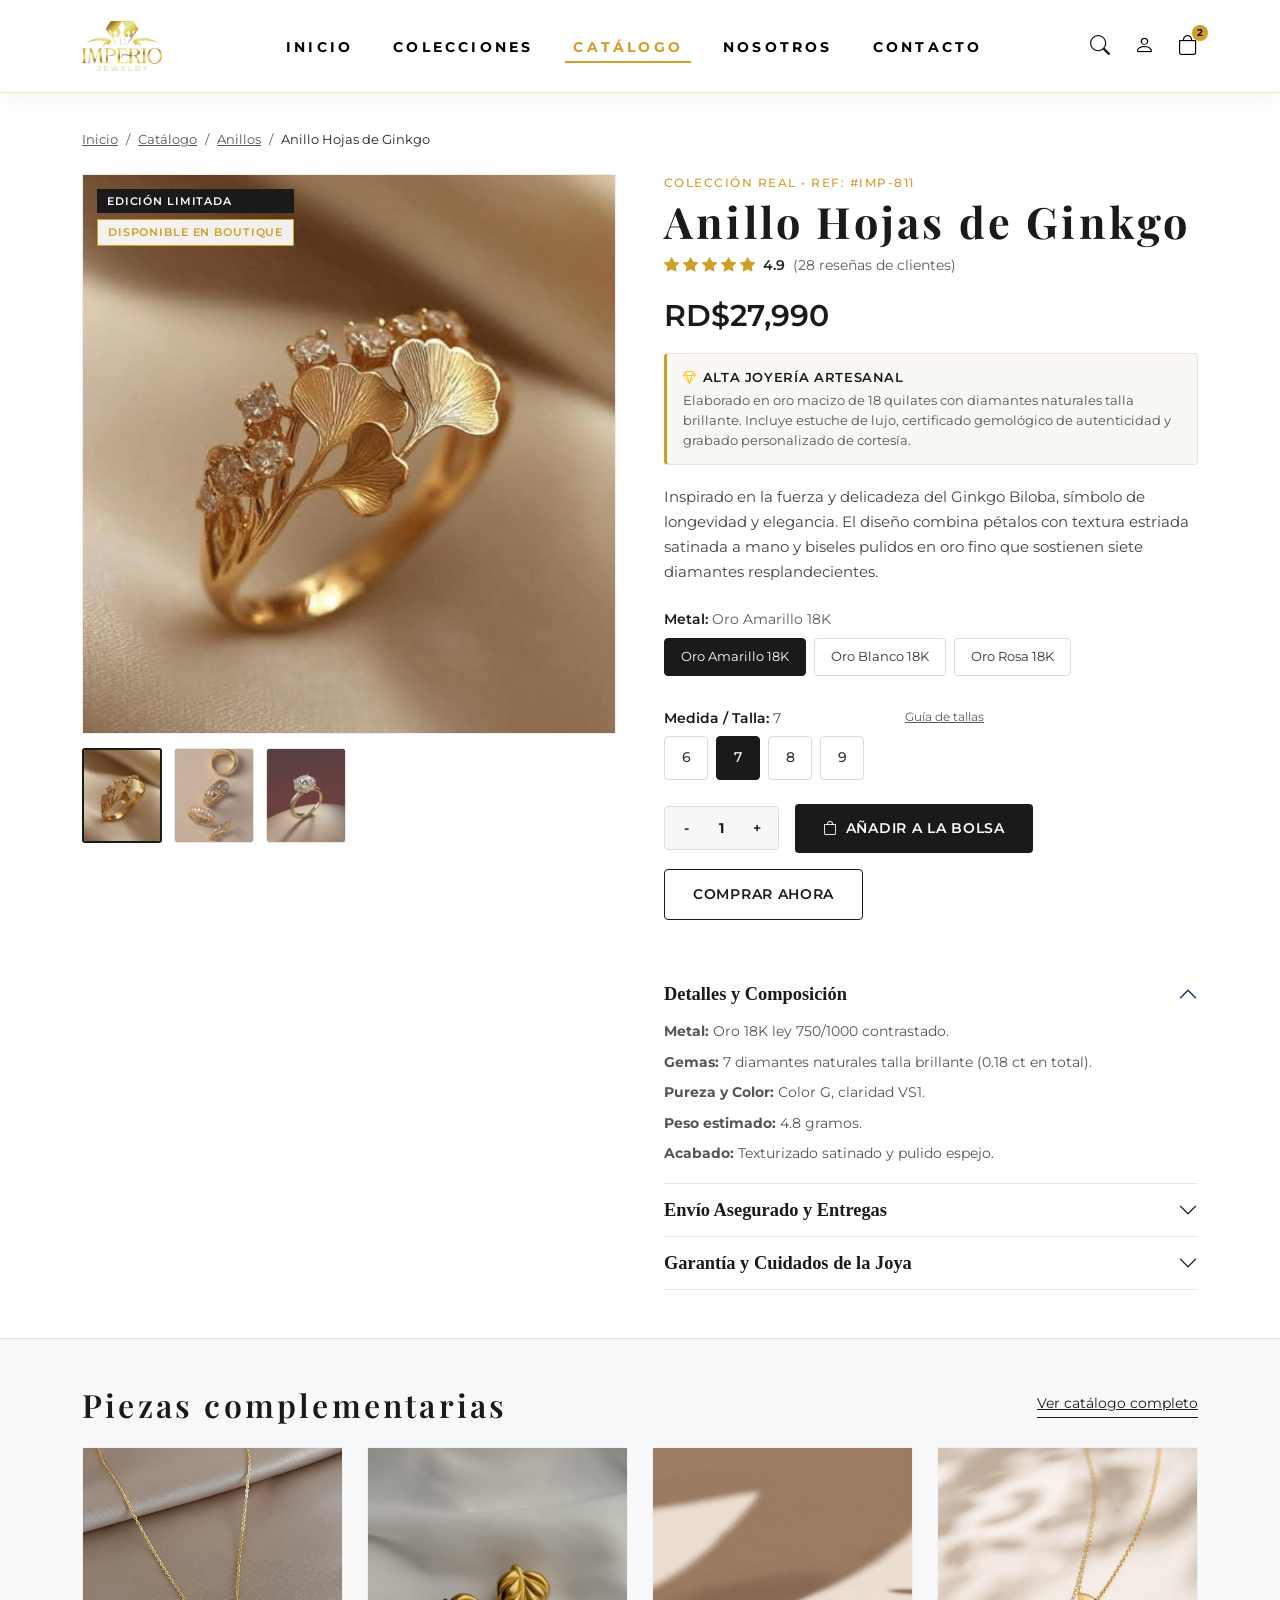
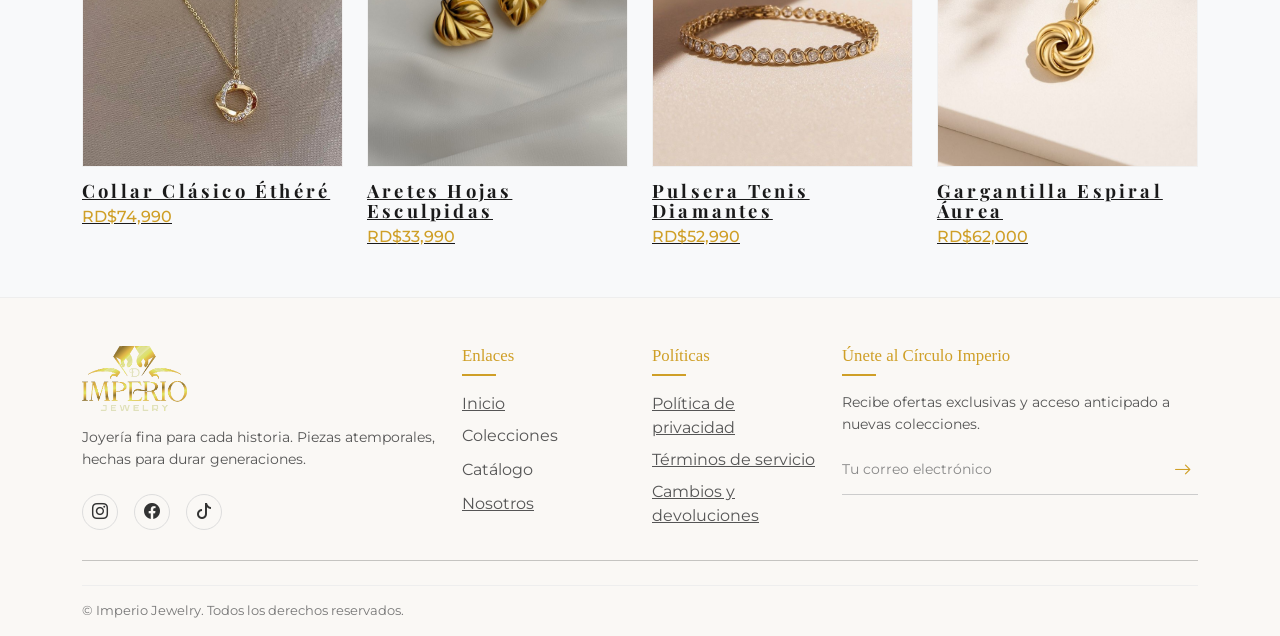
<file: producto.html>
<!DOCTYPE html>
<html lang="es">

<head>
  <meta charset="UTF-8">
  <meta name="viewport" content="width=device-width, initial-scale=1.0">
  <title>Anillo Hojas de Ginkgo en Oro 18K | Imperio Jewelry</title>
  <link href="assets/css/lib/bootstrap/bootstrap.min.css" rel="stylesheet">
  <link href="https://cdn.jsdelivr.net/npm/bootstrap-icons@1.11.3/font/bootstrap-icons.min.css" rel="stylesheet">
  <link rel="preconnect" href="https://fonts.googleapis.com">
  <link
    href="https://fonts.googleapis.com/css2?family=Montserrat:wght@300;400;500;600&family=Playfair+Display:ital,wght@0,400;0,500;0,600;0,700;1,400;1,500;1,600&display=swap"
    rel="stylesheet">
  <link rel="stylesheet" href="css/estilos.css">
</head>

<body>

  <nav class="navbar navbar-expand-lg navbar-imperio py-3 fixed-top">
    <div class="container">
      <a class="navbar-brand d-flex align-items-center" href="index.html">
        <img src="img/logo-dorado.png" alt="Imperio Jewelry" class="logo-img">
      </a>
      <button class="navbar-toggler" type="button" data-bs-toggle="collapse" data-bs-target="#navImperio"
        aria-label="Abrir menú">
        <span class="navbar-toggler-icon"></span>
      </button>
      <div class="collapse navbar-collapse" id="navImperio">
        <ul class="navbar-nav mx-lg-auto gap-lg-4">
          <li class="nav-item"><a class="nav-link" href="index.html">Inicio</a></li>
          <li class="nav-item"><a class="nav-link" href="index.html#colecciones">Colecciones</a></li>
          <li class="nav-item"><a class="nav-link active" href="catalogo.html">Catálogo</a></li>
          <li class="nav-item"><a class="nav-link" href="nosotros.html">Nosotros</a></li>
          <li class="nav-item"><a class="nav-link" href="contacto.html">Contacto</a></li>
        </ul>
        <div class="d-flex align-items-center gap-4 iconos-nav mt-4 mt-lg-0">
          <a href="#" data-bs-toggle="modal" data-bs-target="#modalBuscar" aria-label="Buscar" class="d-lg-none"><i
              class="bi bi-search"></i></a>
          <a href="#" class="d-none d-lg-block text-dark"
            onclick="document.getElementById('searchOverlay').classList.add('active'); setTimeout(() => document.getElementById('searchInputPC').focus(), 100); return false;"
            aria-label="Buscar"><i class="bi bi-search"></i></a>
          <a href="login.html" data-bs-toggle="modal" data-bs-target="#modalCuenta" aria-label="Iniciar sesión"><i
              class="bi bi-person"></i></a>
          <a href="carrito.html" data-bs-toggle="offcanvas" data-bs-target="#offcanvasCarrito" aria-label="Carrito"
            class="position-relative">
            <i class="bi bi-bag"></i><span class="badge-carrito">2</span>
          </a>
        </div>
      </div>
    </div>
    <!-- Search Overlay Desktop -->
    <div id="searchOverlay" class="search-overlay d-none d-lg-flex align-items-center shadow-sm">
      <div class="container">
        <form class="d-flex align-items-center w-100 position-relative"
          onsubmit="event.preventDefault(); const q = document.getElementById('searchInputPC').value.trim(); window.location.href='catalogo.html' + (q ? '?q=' + encodeURIComponent(q) : '');">
          <i class="bi bi-search text-muted me-3 fs-4"></i>
          <input type="text" id="searchInputPC" class="form-control search-overlay-input flex-grow-1"
            placeholder="¿Qué joya estás buscando?">
          <button type="button" class="btn p-2 ms-3 text-dark"
            onclick="document.getElementById('searchOverlay').classList.remove('active');" aria-label="Cerrar"><i
              class="bi bi-x-lg fs-4"></i></button>
        </form>
      </div>
    </div>
  </nav>

  <!-- Modal Buscar -->
  <div class="modal fade" id="modalBuscar" tabindex="-1" aria-labelledby="modalBuscarLabel" aria-hidden="true">
    <div class="modal-dialog modal-dialog-centered">
      <div class="modal-content border-0"
        style="background: #ffffff; border-radius: 4px; box-shadow: 0 15px 40px rgba(0,0,0,0.12);">
        <div class="modal-body p-4 p-md-5">
          <div class="d-flex justify-content-between align-items-center mb-4">
            <h5 class="modal-title" id="modalBuscarLabel"
              style="font-family: 'Playfair Display', serif; font-size: 1.6rem; color: #1a1a1a;">Encuentra tu joya</h5>
            <button type="button" class="btn-close" data-bs-dismiss="modal" aria-label="Cerrar"></button>
          </div>
          <form onsubmit="event.preventDefault(); const q = this.querySelector('input').value.trim(); window.location.href='catalogo.html' + (q ? '?q=' + encodeURIComponent(q) : '');" class="position-relative">
            <input type="text" class="form-control form-control-lg" placeholder="Ej. Collar de perlas..."
              style="border: none; border-bottom: 2px solid #eaeaea; border-radius: 0; padding-left: 0; font-size: 1.15rem; box-shadow: none; background: transparent; transition: border-color 0.3s;"
              onfocus="this.style.borderBottomColor='#cf9f27'" onblur="this.style.borderBottomColor='#eaeaea'">
            <button type="submit" class="btn position-absolute end-0 top-50 translate-middle-y"
              style="background: none; border: none; color: #cf9f27;"><i class="bi bi-search fs-5"></i></button>
          </form>
        </div>
      </div>
    </div>
  </div>

  <section class="py-5">
    <div class="container">
      <nav aria-label="breadcrumb" class="migas-imperio">
        <ol class="breadcrumb mb-4">
          <li class="breadcrumb-item"><a href="index.html">Inicio</a></li>
          <li class="breadcrumb-item"><a href="catalogo.html">Catálogo</a></li>
          <li class="breadcrumb-item"><a href="catalogo.html?categoria=anillos">Anillos</a></li>
          <li class="breadcrumb-item active text-dark" aria-current="page">Anillo Hojas de Ginkgo</li>
        </ol>
      </nav>



      <div class="row g-5">
        <div class="col-lg-6">
          <div class="contenedor-img-detalle">
            <div class="badge-flotante-joya">
              <span class="badge-negro">EDICIÓN LIMITADA</span>
              <span class="badge-dorado-outline">DISPONIBLE EN BOUTIQUE</span>
            </div>
            <img src="img/prod-anillo.jpg" alt="Anillo Hojas de Ginkgo" id="imgPrincipal" class="img-detalle-principal">
          </div>

          <div class="fila-miniaturas">
            <img src="img/prod-anillo.jpg" alt="Vista frontal" class="miniatura-joya activa"
              onclick="cambiarFoto(this)">
            <img src="img/anillos.jpg" alt="Vista colección" class="miniatura-joya" onclick="cambiarFoto(this)">
            <img src="img/hero.jpg" alt="Detalle de engaste" class="miniatura-joya" onclick="cambiarFoto(this)">
          </div>
        </div>

        <div class="col-lg-6">
          <p class="detalle-eyebrow">COLECCIÓN REAL • REF: #IMP-811</p>
          <h1 class="detalle-titulo">Anillo Hojas de Ginkgo</h1>

          <div class="resenas-calificacion">
            <div class="estrellas-joya">
              <i class="bi bi-star-fill"></i>
              <i class="bi bi-star-fill"></i>
              <i class="bi bi-star-fill"></i>
              <i class="bi bi-star-fill"></i>
              <i class="bi bi-star-fill"></i>
            </div>
            <span class="fw-semibold text-dark">4.9</span>
            <span class="text-muted">(28 reseñas de clientes)</span>
          </div>

          <div class="detalle-precio">RD$27,990</div>

          <div class="caja-info-reserva">
            <div class="caja-info-reserva-titulo">
              <i class="bi bi-gem text-warning"></i> Alta Joyería Artesanal
            </div>
            <p class="caja-info-reserva-texto">
              Elaborado en oro macizo de 18 quilates con diamantes naturales talla brillante. Incluye estuche de lujo,
              certificado gemológico de autenticidad y grabado personalizado de cortesía.
            </p>
          </div>

          <p class="detalle-descripcion">
            Inspirado en la fuerza y delicadeza del Ginkgo Biloba, símbolo de longevidad y elegancia. El diseño combina
            pétalos con textura estriada satinada a mano y biseles pulidos en oro fino que sostienen siete diamantes
            resplandecientes.
          </p>

          <div class="mb-4">
            <div class="selector-titulo">Metal: <span id="metalSeleccionadoTexto" class="fw-normal text-muted">Oro
                Amarillo 18K</span></div>
            <div class="d-flex flex-wrap">
              <button type="button" class="btn-opcion-metal active"
                onclick="seleccionarMetal('Oro Amarillo 18K', this)">Oro Amarillo 18K</button>
              <button type="button" class="btn-opcion-metal" onclick="seleccionarMetal('Oro Blanco 18K', this)">Oro
                Blanco 18K</button>
              <button type="button" class="btn-opcion-metal" onclick="seleccionarMetal('Oro Rosa 18K', this)">Oro Rosa
                18K</button>
            </div>
          </div>

          <div class="mb-4">
            <div class="d-flex justify-content-between align-items-center mb-2" style="max-width: 320px;">
              <div class="selector-titulo mb-0">Medida / Talla: <span id="tallaSeleccionadaTexto"
                  class="fw-normal text-muted">7</span></div>
              <a href="#" class="text-muted" style="font-size: 0.78rem; text-decoration: underline;">Guía de tallas</a>
            </div>
            <div class="d-flex">
              <button type="button" class="btn-opcion-talla" onclick="seleccionarTalla('6', this)">6</button>
              <button type="button" class="btn-opcion-talla active" onclick="seleccionarTalla('7', this)">7</button>
              <button type="button" class="btn-opcion-talla" onclick="seleccionarTalla('8', this)">8</button>
              <button type="button" class="btn-opcion-talla" onclick="seleccionarTalla('9', this)">9</button>
            </div>
          </div>

          <div class="d-flex align-items-center gap-3 mb-4 flex-wrap">
            <div class="btn-cantidad-caja p-1">
              <button type="button" onclick="modificarCantidad(-1)" style="width: 34px; height: 34px;">-</button>
              <span id="cantidadValor" class="px-3 fw-bold">1</span>
              <button type="button" onclick="modificarCantidad(1)" style="width: 34px; height: 34px;">+</button>
            </div>

            <button type="button" class="btn-anadir-bolsa" data-bs-toggle="offcanvas"
              data-bs-target="#offcanvasCarrito">
              <i class="bi bi-bag"></i> Añadir a la bolsa
            </button>

            <button type="button" class="btn-comprar-directo" data-bs-toggle="modal" data-bs-target="#modalCuenta">
              Comprar ahora
            </button>
          </div>

          <div class="accordion acordeon-imperio mt-5" id="acordeonDetalles">
            <div class="accordion-item">
              <h2 class="accordion-header" id="headingUno">
                <button class="accordion-button" type="button" data-bs-toggle="collapse" data-bs-target="#collapseUno"
                  aria-expanded="true" aria-controls="collapseUno">
                  Detalles y Composición
                </button>
              </h2>
              <div id="collapseUno" class="accordion-collapse collapse show" aria-labelledby="headingUno"
                data-bs-parent="#acordeonDetalles">
                <div class="accordion-body">
                  <ul class="list-unstyled mb-0">
                    <li class="mb-2"><strong>Metal:</strong> Oro 18K ley 750/1000 contrastado.</li>
                    <li class="mb-2"><strong>Gemas:</strong> 7 diamantes naturales talla brillante (0.18 ct en total).
                    </li>
                    <li class="mb-2"><strong>Pureza y Color:</strong> Color G, claridad VS1.</li>
                    <li class="mb-2"><strong>Peso estimado:</strong> 4.8 gramos.</li>
                    <li class="mb-0"><strong>Acabado:</strong> Texturizado satinado y pulido espejo.</li>
                  </ul>
                </div>
              </div>
            </div>

            <div class="accordion-item">
              <h2 class="accordion-header" id="headingDos">
                <button class="accordion-button collapsed" type="button" data-bs-toggle="collapse"
                  data-bs-target="#collapseDos" aria-expanded="false" aria-controls="collapseDos">
                  Envío Asegurado y Entregas
                </button>
              </h2>
              <div id="collapseDos" class="accordion-collapse collapse" aria-labelledby="headingDos"
                data-bs-parent="#acordeonDetalles">
                <div class="accordion-body">
                  Todos los envíos se procesan con servicio de custodia privada y póliza de seguro completa contra
                  pérdidas o daños. Tiempo de entrega nacional estimado de 24 a 48 horas hábiles.
                </div>
              </div>
            </div>

            <div class="accordion-item">
              <h2 class="accordion-header" id="headingTres">
                <button class="accordion-button collapsed" type="button" data-bs-toggle="collapse"
                  data-bs-target="#collapseTres" aria-expanded="false" aria-controls="collapseTres">
                  Garantía y Cuidados de la Joya
                </button>
              </h2>
              <div id="collapseTres" class="accordion-collapse collapse" aria-labelledby="headingTres"
                data-bs-parent="#acordeonDetalles">
                <div class="accordion-body">
                  Imperio Jewelry ofrece garantía vitalicia en autenticidad del metal y diamantes. Incluye una sesión
                  anual de limpieza ultrasónica, pulido y ajuste de engastes sin costo en nuestra boutique.
                </div>
              </div>
            </div>
          </div>

        </div>
      </div>
    </div>
  </section>

  <!-- PIEZAS COMPLEMENTARIAS -->
  <section class="py-5 bg-light border-top">
    <div class="container">
      <div class="d-flex justify-content-between align-items-center mb-4">
        <h3 class="titulo-seccion mb-0">Piezas complementarias</h3>
        <a href="catalogo.html" class="enlace-ver-todo">Ver catálogo completo</a>
      </div>

      <div class="row g-4">
        <div class="col-6 col-md-3">
          <a href="producto.html" class="item-producto d-block">
            <div class="item-producto-img-wrap">
              <img src="img/prod-collar.jpg" alt="Collar Clásico Éthéré" class="img-fluid">
            </div>
            <h4 class="mb-1">Collar Clásico Éthéré</h4>
            <p class="precio mb-0">RD$74,990</p>
          </a>
        </div>

        <div class="col-6 col-md-3">
          <a href="producto.html" class="item-producto d-block">
            <div class="item-producto-img-wrap">
              <img src="img/prod-aretes.jpg" alt="Aretes Hojas Esculpidas" class="img-fluid">
            </div>
            <h4 class="mb-1">Aretes Hojas Esculpidas</h4>
            <p class="precio mb-0">RD$33,990</p>
          </a>
        </div>

        <div class="col-6 col-md-3">
          <a href="producto.html" class="item-producto d-block">
            <div class="item-producto-img-wrap">
              <img src="img/prod-pulsera.jpg" alt="Pulsera Tenis Diamantes" class="img-fluid">
            </div>
            <h4 class="mb-1">Pulsera Tenis Diamantes</h4>
            <p class="precio mb-0">RD$52,990</p>
          </a>
        </div>

        <div class="col-6 col-md-3">
          <a href="producto.html" class="item-producto d-block">
            <div class="item-producto-img-wrap">
              <img src="img/collares.jpg" alt="Gargantilla Espiral Áurea" class="img-fluid">
            </div>
            <h4 class="mb-1">Gargantilla Espiral Áurea</h4>
            <p class="precio mb-0">RD$62,000</p>
          </a>
        </div>
      </div>
    </div>
  </section>

  <footer class="pie-imperio pt-5 pb-3">
    <div class="container">
      <div class="row g-4">
        <div class="col-lg-4">
          <div class="footer-marca mb-3">
            <img src="img/logo-dorado.png" alt="Imperio Jewelry" class="footer-logo-img">
          </div>
          <p class="footer-texto">Joyería fina para cada historia. Piezas atemporales, hechas para durar generaciones.
          </p>
          <div class="d-flex gap-3 footer-redes mt-4">
            <a href="#" aria-label="Instagram"><i class="bi bi-instagram"></i></a>
            <a href="#" aria-label="Facebook"><i class="bi bi-facebook"></i></a>
            <a href="#" aria-label="TikTok"><i class="bi bi-tiktok"></i></a>
          </div>
        </div>
        <div class="col-6 col-lg-2">
          <h5>Enlaces</h5>
          <ul class="list-unstyled">
            <li class="mb-2"><a href="index.html">Inicio</a></li>
            <li class="nav-item"><a class="nav-link" href="index.html#colecciones">Colecciones</a></li>
            <li class="nav-item"><a class="nav-link" href="catalogo.html">Catálogo</a></li>
            <li class="mb-2"><a href="nosotros.html">Nosotros</a></li>
          </ul>
        </div>
        <div class="col-6 col-lg-2">
          <h5>Políticas</h5>
          <ul class="list-unstyled">
            <li class="mb-2"><a href="privacidad.html">Política de privacidad</a></li>
            <li class="mb-2"><a href="terminos.html">Términos de servicio</a></li>
            <li class="mb-2"><a href="cambios.html">Cambios y devoluciones</a></li>
          </ul>
        </div>
        <div class="col-lg-4">
          <h5>Únete al Círculo Imperio</h5>
          <p class="footer-texto">Recibe ofertas exclusivas y acceso anticipado a nuevas colecciones.</p>
          <form class="footer-newsletter d-flex mt-3" onsubmit="return false;">
            <input type="email" class="flex-grow-1" placeholder="Tu correo electrónico" aria-label="Correo electrónico">
            <button type="submit" aria-label="Suscribirse"><i class="bi bi-arrow-right"></i></button>
          </form>
        </div>
      </div>
      <hr class="my-4">
      <p class="footer-final mb-0">© Imperio Jewelry. Todos los derechos reservados.</p>
    </div>
  </footer>

  <div class="modal fade modal-cuenta" id="modalCuenta" tabindex="-1" aria-labelledby="modalCuentaLabel"
    aria-hidden="true">
    <div class="modal-dialog modal-dialog-centered" style="max-width: 430px;">
      <div class="modal-content">
        <div class="modal-header d-flex justify-content-between align-items-center">
          <h5 class="titulo-cuenta" id="modalCuentaLabel">
            <i class="bi bi-person-circle me-2"></i>CUENTA DE CLIENTE
          </h5>
          <button type="button" class="btn-close" data-bs-dismiss="modal" aria-label="Cerrar"></button>
        </div>
        <div class="modal-body">
          <div class="tab-cuenta-switch">
            <button type="button" class="btn-switch active" id="tabBtnLogin"
              onclick="document.getElementById('formLogin').classList.remove('d-none'); document.getElementById('formRegistro').classList.add('d-none'); this.classList.add('active'); document.getElementById('tabBtnRegistro').classList.remove('active');">Iniciar
              Sesión</button>
            <button type="button" class="btn-switch" id="tabBtnRegistro"
              onclick="document.getElementById('formRegistro').classList.remove('d-none'); document.getElementById('formLogin').classList.add('d-none'); this.classList.add('active'); document.getElementById('tabBtnLogin').classList.remove('active');">Crear
              Cuenta</button>
          </div>

          <div id="formLogin">
            <button type="button" class="btn-google mb-3">
              <svg width="18" height="18" viewBox="0 0 24 24">
                <path fill="#4285F4"
                  d="M22.56 12.25c0-.78-.07-1.53-.2-2.25H12v4.26h5.92c-.26 1.37-1.04 2.53-2.21 3.31v2.77h3.57c2.08-1.92 3.28-4.74 3.28-8.09z" />
                <path fill="#34A853"
                  d="M12 23c2.97 0 5.46-.98 7.28-2.66l-3.57-2.77c-.98.66-2.23 1.06-3.71 1.06-2.86 0-5.29-1.93-6.16-4.53H2.18v2.84C3.99 20.53 7.7 23 12 23z" />
                <path fill="#FBBC05"
                  d="M5.84 14.09c-.22-.66-.35-1.36-.35-2.09s.13-1.43.35-2.09V7.06H2.18C1.43 8.55 1 10.22 1 12s.43 3.45 1.18 4.94l2.85-2.22.81-.63z" />
                <path fill="#EA4335"
                  d="M12 5.38c1.62 0 3.06.56 4.21 1.64l3.15-3.15C17.45 2.09 14.97 1 12 1 7.7 1 3.99 3.47 2.18 7.06l3.66 2.84c.87-2.6 3.3-4.52 6.16-4.52z" />
              </svg>
              CONTINUAR CON GOOGLE
            </button>

            <div class="divisor-cuenta">
              <span>o con tu correo electrónico</span>
            </div>

            <form onsubmit="return false;">
              <div class="mb-3">
                <label class="form-label-cuenta">Correo electrónico</label>
                <input type="email" class="input-cuenta" placeholder="ejemplo@correo.com">
              </div>
              <div class="mb-3">
                <label class="form-label-cuenta">Contraseña</label>
                <input type="password" class="input-cuenta" placeholder="Ingresa tu contraseña">
              </div>
              <div class="d-flex justify-content-between align-items-center mb-4">
                <div class="form-check">
                  <input class="form-check-input" type="checkbox" id="recordarSesion">
                  <label class="form-check-label" for="recordarSesion"
                    style="font-size: 0.8rem; color: #555;">Recordarme</label>
                </div>
                <a href="#" style="font-size: 0.8rem; color: var(--dorado);">¿Olvidaste tu contraseña?</a>
              </div>
              <button type="submit" class="btn-cuenta-accion mb-2">INICIAR SESIÓN EN MI CUENTA</button>
            </form>
          </div>

          <div id="formRegistro" class="d-none">
            <form onsubmit="return false;">
              <div class="mb-2">
                <label class="form-label-cuenta">Nombre completo</label>
                <input type="text" class="input-cuenta" placeholder="Nombre y Apellido">
              </div>
              <div class="mb-2">
                <label class="form-label-cuenta">Correo electrónico</label>
                <input type="email" class="input-cuenta" placeholder="ejemplo@correo.com">
              </div>
              <div class="mb-3">
                <label class="form-label-cuenta">Contraseña</label>
                <input type="password" class="input-cuenta" placeholder="Crea una contraseña">
              </div>
              <button type="submit" class="btn-cuenta-accion mb-2">CREAR MI CUENTA</button>
            </form>
          </div>

          <div class="aviso-login-requisito">
            <i class="bi bi-shield-check me-1 text-dark"></i>
            <strong>Acceso a pedidos:</strong> Para procesar y enviar pedidos se requiere iniciar sesión. Puedes
            continuar armando tu bolsa sin iniciar sesión.
          </div>
        </div>
      </div>
    </div>
  </div>

  <div class="offcanvas offcanvas-end offcanvas-carrito" tabindex="-1" id="offcanvasCarrito"
    aria-labelledby="offcanvasCarritoLabel">
    <div class="offcanvas-header">
      <h5 class="titulo-carrito" id="offcanvasCarritoLabel">
        <i class="bi bi-bag me-2"></i>MI BOLSA ( 2 )
      </h5>
      <button type="button" class="btn-close text-reset" data-bs-dismiss="offcanvas" aria-label="Cerrar"></button>
    </div>
    <div class="offcanvas-body">
      <div class="lista-items-carrito">
        <div class="item-carrito-fila">
          <img src="img/prod-anillo-new.jpg" alt="Anillo Hojas de Ginkgo" class="item-carrito-img">
          <div class="flex-grow-1">
            <div class="d-flex justify-content-between">
              <div class="item-carrito-categoria">Colección Real</div>
              <button class="btn-eliminar-item" aria-label="Eliminar"><i class="bi bi-trash"></i></button>
            </div>
            <div class="item-carrito-titulo">Anillo Hojas de Ginkgo</div>
            <div class="item-carrito-detalles">Talla: 7 | Oro Amarillo 18K</div>
            <div class="item-carrito-detalles">Ref: #IMP-811</div>
            <div class="d-flex justify-content-between align-items-center mt-2">
              <div class="item-carrito-precio">RD$27,990</div>
              <div class="btn-cantidad-caja">
                <button type="button">-</button>
                <span>1</span>
                <button type="button">+</button>
              </div>
            </div>
            <a href="producto.html" class="ver-detalle-enlace"> Ver detalles de la pieza</a>
          </div>
        </div>

        <div class="item-carrito-fila">
          <img src="img/prod-collar-new.jpg" alt="Collar Clásico" class="item-carrito-img">
          <div class="flex-grow-1">
            <div class="d-flex justify-content-between">
              <div class="item-carrito-categoria">Alta Joyería</div>
              <button class="btn-eliminar-item" aria-label="Eliminar"><i class="bi bi-trash"></i></button>
            </div>
            <div class="item-carrito-titulo">Collar Clásico</div>
            <div class="item-carrito-detalles">Largo: 45cm | Oro Amarillo 18K</div>
            <div class="item-carrito-detalles">Ref: #IMP-920</div>
            <div class="d-flex justify-content-between align-items-center mt-2">
              <div class="item-carrito-precio">RD$74,990</div>
              <div class="btn-cantidad-caja">
                <button type="button">-</button>
                <span>1</span>
                <button type="button">+</button>
              </div>
            </div>
            <a href="producto.html" class="ver-detalle-enlace"> Ver detalles de la pieza</a>
          </div>
        </div>
      </div>

      <div class="codigo-promo-caja">
        <input type="text" class="input-promo" placeholder="CÓDIGO DE CORTESÍA">
        <button type="button" class="btn-aplicar-promo">APLICAR</button>
      </div>

      <div class="border-top pt-3">
        <div class="resumen-totales-linea">
          <span>Subtotal</span>
          <span>RD$102,980</span>
        </div>
        <div class="resumen-totales-linea">
          <span>Envío asegurado</span>
          <span class="text-success fw-bold">Gratis</span>
        </div>
        <div class="resumen-totales-linea total-destacado">
          <span>Total</span>
          <span>RD$102,980</span>
        </div>

        <button type="button" class="btn-finalizar-pedido" data-bs-toggle="modal" data-bs-target="#modalCuenta"
          data-bs-dismiss="offcanvas">
          PROCEDER AL PEDIDO <i class="bi bi-arrow-right ms-1"></i>
        </button>
        <a href="catalogo.html" class="enlace-seguir-comprando" data-bs-dismiss="offcanvas">Continuar explorando
          piezas</a>
      </div>
    </div>
  </div>


  <script src="assets/js/lib/bootstrap/bootstrap.bundle.min.js"></script>
  <script>
    function cambiarFoto(img) {
      document.getElementById('imgPrincipal').src = img.src;
      document.querySelectorAll('.miniatura-joya').forEach(m => m.classList.remove('activa'));
      img.classList.add('activa');
    }

    function seleccionarMetal(metal, btn) {
      document.querySelectorAll('.btn-opcion-metal').forEach(b => b.classList.remove('active'));
      btn.classList.add('active');
      document.getElementById('metalSeleccionadoTexto').innerText = metal;
    }

    function seleccionarTalla(talla, btn) {
      document.querySelectorAll('.btn-opcion-talla').forEach(b => b.classList.remove('active'));
      btn.classList.add('active');
      document.getElementById('tallaSeleccionadaTexto').innerText = talla;
    }

    let cantidadActual = 1;
    function modificarCantidad(delta) {
      cantidadActual = Math.max(1, cantidadActual + delta);
      document.getElementById('cantidadValor').innerText = cantidadActual;
    }
  </script>
  <script src="js/animaciones.js"></script>
</body>

</html>
</file>
<file: css/estilos.css>
:root {
  --negro: #1a1a1a;
  --negro-suave: #2b2b2b;
  --dorado: #cf9f27;
  --dorado-claro: #d4af37;
  --blanco: #ffffff;
  --hueso: #f5f2eb;
  --gris-texto: #555555;
}

* {
  box-sizing: border-box;
}

body {
  font-family: 'Montserrat', sans-serif;
  color: var(--negro);
  background: #ffffff;
  min-height: 100vh;
  display: flex;
  flex-direction: column;
}

h1,
h2,
h3,
h4,
.marca-nombre,
.hero-titulo {
  font-family: 'Playfair Display', serif;
  color: #1a1a1a;
  font-size: clamp(2.1rem, 5vw, 3.4rem);
  line-height: 1.1;
  font-weight: 700;
  letter-spacing: 0.2rem;
  margin-bottom: 22px;
}

/* Navbar Elegante Texturizado */
.navbar-imperio {
  background: #ffffff;
  padding: 10px 0;
  border-bottom: 1px solid rgba(207, 159, 39, 0.3);
  box-shadow: 0 4px 20px rgba(0, 0, 0, 0.04);
  position: fixed;
  top: 0;
  left: 0;
  right: 0;
  z-index: 1030;
}

.navbar-brand {
  display: flex;
  align-items: center;
  gap: 10px;
}

/* Logo Image Styling */
.logo-img {
  height: 50px;
  width: auto;
  object-fit: contain;
  filter: sepia(100%) hue-rotate(5deg) saturate(280%) brightness(0.93) contrast(88%);
}

.logo-img:hover {
  transform: scale(1.05);
}

.footer-logo-img {
  height: 65px;
  width: auto;
  object-fit: contain;
  filter: sepia(100%) hue-rotate(5deg) saturate(280%) brightness(0.93) contrast(88%);
}
.navbar-nav .nav-link {
  color: #000000;
  font-size: 0.85rem;
  font-weight: 700;
  letter-spacing: 0.2rem;
  text-transform: uppercase;
  position: relative;
  padding-bottom: 6px;
  border-bottom: none;
  transition: color 0.3s ease;
}

.navbar-nav .nav-link::after {
  content: '';
  position: absolute;
  bottom: 0;
  left: 0;
  width: 100%;
  height: 2.5px;
  background-color: #cf9f27;
  transform: scaleX(0);
  transform-origin: center;
  transition: transform 0.3s cubic-bezier(0.25, 1, 0.5, 1);
}

.navbar-nav .nav-link.active,
.navbar-nav .nav-link:hover {
  color: #cf9f27;
}

.navbar-nav .nav-link.active::after,
.navbar-nav .nav-link:hover::after {
  transform: scaleX(1);
}

.iconos-nav a {
  color: #000000;
  font-size: 1.25rem;
  position: relative;
  display: inline-flex;
}

.iconos-nav a:hover {
  color: var(--dorado);
}

.badge-carrito {
  position: absolute;
  top: -6px;
  right: -10px;
  background: var(--dorado);
  color: #0a0a0a;
  font-size: 0.6rem;
  font-weight: 700;
  border-radius: 50%;
  width: 16px;
  height: 16px;
  display: flex;
  align-items: center;
  justify-content: center;
}

.navbar-toggler {
  border-color: rgba(201, 162, 76, 0.4);
}

.navbar-toggler-icon {
  filter: invert(1);
}

/*  navbar fijo */
body {
  padding-top: 82px;
}

/* Hero */
.hero {
  background: #f6f3ed;
  background-image: linear-gradient(rgba(248, 245, 238, 0.45), rgba(240, 235, 224, 0.65)), url('../img/light_silk_bg.png');
  background-size: cover;
  background-position: center;
  color: #1a1a1a;
  padding: clamp(75px, 9.5vw, 115px) 0;
  min-height: 79vh;
  display: flex;
  align-items: center;
}

.hero-eyebrow {
  color: #cf9f27;
  letter-spacing: 0.12em;
  font-weight: 600;
  font-size: 0.85rem;
  margin-bottom: 14px;
}

.hero-titulo {
  color: #1a1a1a;
  font-size: clamp(2.1rem, 5vw, 3.4rem);
  line-height: 1.1;
  font-weight: 700;
  margin-bottom: 22px;
}

.hero-texto {
  color: #444444;
  max-width: 480px;
  line-height: 1.7;
  font-size: 0.95rem;
}

.hero-images-wrapper {
  position: relative;
  height: 480px;
  display: flex;
  align-items: center;
  justify-content: center;
  perspective: 1200px;
}

.hero-img-center {
  width: 100%;
  max-width: 310px;
  height: 420px;
  object-fit: cover;
  position: relative;
  z-index: 3;
  border: 1px solid #444;
  box-shadow: 0 15px 35px rgba(0, 0, 0, 0.8);
  transition: transform 0.6s cubic-bezier(0.2, 0.8, 0.2, 1);
}

.hero-img-side {
  width: 100%;
  max-width: 240px;
  height: 340px;
  object-fit: cover;
  position: absolute;
  z-index: 1;
  opacity: 0.55;
  border: 1px solid #333;
  box-shadow: 0 10px 20px rgba(0, 0, 0, 0.6);
  transition: all 0.6s cubic-bezier(0.2, 0.8, 0.2, 1);
  filter: brightness(0.65);
}

.hero-img-left {
  left: 0;
  transform: translateX(10%) translateZ(-150px) rotateY(20deg);
}

.hero-img-right {
  right: 0;
  transform: translateX(-10%) translateZ(-150px) rotateY(-20deg);
}

.hero-images-wrapper:hover .hero-img-left {
  transform: translateX(-5%) translateZ(-80px) rotateY(15deg);
  opacity: 0.85;
  filter: brightness(0.95);
}

.hero-images-wrapper:hover .hero-img-right {
  transform: translateX(5%) translateZ(-80px) rotateY(-15deg);
  opacity: 0.85;
  filter: brightness(0.95);
}

.hero-images-wrapper:hover .hero-img-center {
  transform: scale(1.06) translateZ(40px);
}

.hero-figura {
  width: 100%;
  max-width: 460px;
  max-height: 520px;
  object-fit: cover;
  display: block;
  margin: 0 auto;
  border: 1px solid #2a2a2a;
}

.hero-figura img {
  width: 100%;
  max-width: 480px;
  display: block;
  margin: 0 auto;
  border: 1px solid #2a2a2a;
}

.btn-imperio-dorado {
  background: linear-gradient(135deg, #cf9f27 0%, #e8c66a 50%, #cf9f27 100%);
  background-size: 200% auto;
  color: var(--negro);
  border-radius: 0;
  padding: 12px 28px;
  font-size: 0.95rem;
  letter-spacing: 0.05em;
  font-weight: 600;
  text-transform: uppercase;
  transition: all 0.3s ease;
}

.btn-imperio-dorado:hover {
  background-position: right center;
  color: var(--negro);
  box-shadow: 0 6px 20px rgba(207, 159, 39, 0.4);
  transform: translateY(-2px);
}

.btn-imperio-contorno {
  border: 1px solid var(--dorado);
  color: var(--dorado);
  border-radius: 0;
  padding: 12px 28px;
  font-size: 0.95rem;
  letter-spacing: 0.05em;
  font-weight: 700;
  background: transparent;
  transition: all 0.3s ease;
  text-transform: uppercase;
}

.btn-imperio-contorno:hover {
  background: rgba(255, 215, 0, 0.1);
  color: var(--dorado-claro);
  border-color: var(--dorado-claro);
  box-shadow: 0 4px 15px rgba(255, 215, 0, 0.15);
}

/* Colecciones */
.seccion-colecciones {
  padding: 80px 0 60px;
}

.titulo-seccion {
  font-size: 2rem;
  font-weight: 600;
  color: var(--negro);
}

.enlace-ver-todo {
  color: var(--negro);
  font-size: 0.9rem;
  border-bottom: 1px solid var(--negro);
  padding-bottom: 2px;
}

.enlace-ver-todo:hover {
  color: var(--dorado);
  border-color: var(--dorado);
}

.bloque-coleccion {
  display: block;
  position: relative;
  overflow: hidden;
  height: 380px;
  background: var(--negro-suave);
}

.bloque-coleccion img {
  width: 100%;
  height: 100%;
  object-fit: cover;
  display: block;
  transition: transform 0.4s ease;
}

.bloque-coleccion:hover img {
  transform: scale(1.05);
}

.bloque-coleccion span {
  position: absolute;
  bottom: 0;
  left: 0;
  right: 0;
  padding: 34px 18px 18px;
  background: linear-gradient(to top, rgba(10, 10, 10, 0.85) 0%, transparent 100%);
  color: var(--blanco);
  font-family: 'Cormorant Garamond', serif;
  font-size: 1.35rem;
  letter-spacing: 0.04em;
}

/* Banner oferta */
.banner-oferta {
  background: var(--hueso);
  padding: 70px 0;
  border-top: 1px solid #ece7dc;
  border-bottom: 1px solid #ece7dc;
}

.banner-eyebrow {
  color: var(--dorado);
  letter-spacing: 0.1em;
  font-size: 0.8rem;
}

.banner-oferta h3 {
  font-size: 2.2rem;
  font-weight: 600;
  color: var(--negro);
}

/* Destacados */
.seccion-destacados {
  padding: 70px 0;
}

.item-producto {
  display: block;
  color: var(--negro);
  transition: transform 0.25s ease;
}

.item-producto-img-wrap {
  position: relative;
  width: 100%;
  height: 320px;
  background: #fbfbfb;
  overflow: hidden;
  margin-bottom: 14px;
  border: 1px solid #f0f0f0;
}

.item-producto-img-wrap img {
  width: 100%;
  height: 100%;
  object-fit: cover;
  display: block;
  transition: transform 0.4s ease;
}

.item-producto:hover .item-producto-img-wrap img {
  transform: scale(1.05);
}

.item-producto img {
  width: 100%;
  height: 320px;
  object-fit: cover;
  display: block;
  margin-bottom: 14px;
  transition: transform 0.3s ease;
}

.item-producto:hover img {
  transform: scale(1.03);
}

.item-producto h4 {
  font-size: 1.15rem;
  margin-bottom: 4px;
}

.item-producto .precio {
  color: var(--dorado);
  font-weight: 500;
  margin: 0;
}

.item-producto:hover h4 {
  color: var(--dorado);
}

/* Confianza */
.franja-confianza {
  background: #f4efe6;
  color: #8c6708;
  font-weight: 600;
  padding: 24px 0;
  font-size: 0.85rem;
  letter-spacing: 0.02em;
  border-top: 1px solid #e6dfd1;
  border-bottom: 1px solid #e6dfd1;
}

/* Footer */
.pie-imperio {
  background: #faf8f5;
  color: #444444;
  padding: 60px 0 30px;
  border-top: 1px solid #eee;
  margin-top: auto;
}

.footer-marca {
  font-family: 'Cormorant Garamond', serif;
  font-size: 1.4rem;
  color: var(--blanco);
  display: flex;
  align-items: center;
  gap: 8px;
}

.footer-marca .marca-d {
  font-size: 1.8rem;
}

.footer-texto { color: #555; font-size: 0.9rem; }

.footer-redes {
  margin-top: 18px;
}

.footer-redes a { width: 36px; height: 36px; display: flex; align-items: center; justify-content: center; border: 1px solid #ddd; border-radius: 50%; color: #333; transition: all 0.3s; }

.footer-redes a:hover {
  border-color: var(--dorado);
  color: var(--dorado);
}

.pie-imperio h5 {
  font-family: 'Cormorant Garamond', serif;
  color: var(--dorado);
  font-size: 1.05rem;
  margin-bottom: 16px;
  position: relative;
  padding-bottom: 10px;
}

.pie-imperio h5::after {
  content: "";
  position: absolute;
  left: 0;
  bottom: 0;
  width: 34px;
  height: 2px;
  background: var(--dorado);
}

.pie-imperio ul {
  list-style: none;
  padding: 0;
  margin: 0;
}

.pie-imperio ul li {
  margin-bottom: 10px;
}

.pie-imperio ul li a { color: #555555; }

.pie-imperio ul li a:hover {
  color: var(--dorado);
}

.footer-newsletter { display: flex; border-bottom: 1px solid #ccc; padding-bottom: 5px; }

.footer-newsletter input {
  flex: 1;
  background: transparent;
  border: none;
  color: #222222;
  font-size: 0.9rem;
  padding: 8px 0;
}

.footer-newsletter input::placeholder { color: #888; }

.footer-newsletter input:focus {
  outline: none;
}

.footer-newsletter button {
  background: none;
  border: none;
  color: var(--dorado);
  font-size: 1.1rem;
}

.pie-imperio hr {
  border-color: #2a2a2a;
  margin: 30px 0 20px;
}

.footer-final { color: #777; font-size: 0.8rem; border-top: 1px solid #eee; padding-top: 15px; margin-top: 20px; }

/* Ajustes de pantalla */
@media (max-width: 991px) {
  .navbar-nav {
    margin-bottom: 8px;
  }

  .navbar-nav .nav-link {
  color: #222222;
  font-size: 0.9rem;
  font-weight: 600;
  letter-spacing: 0.05em;
}

  .iconos-nav {
    border-top: 1px solid #eee;
    padding-top: 16px;
  }
}

@media (max-width: 767px) {

  .seccion-colecciones,
  .seccion-destacados {
    padding: 50px 0 40px;
  }

  .banner-oferta {
    padding: 45px 0;
    text-align: center;
  }

  .banner-oferta h3 {
    font-size: 1.6rem;
  }

  .titulo-seccion {
    font-size: 1.5rem;
  }

  .franja-confianza .col-6 {
    font-size: 0.75rem;
  }
}

/* Modal Cuenta de Cliente */
.modal-cuenta .modal-content {
  border: 1px solid #e0e0e0;
  border-radius: 8px;
  box-shadow: 0 20px 45px rgba(0, 0, 0, 0.15);
  background: var(--blanco);
  padding: 24px;
}

.modal-cuenta .modal-header {
  border-bottom: none;
  padding: 0 0 16px 0;
  align-items: center;
}

.titulo-cuenta {
  font-family: 'Cormorant Garamond', serif;
  font-size: 1.45rem;
  color: var(--negro);
  margin: 0;
  letter-spacing: 0.05em;
  display: inline-block;
  border-bottom: 2px solid var(--dorado);
  padding-bottom: 4px;
}

.modal-cuenta .modal-body {
  padding: 8px 0 0 0;
}

.tab-cuenta-switch {
  background: #f1f1f1;
  border-radius: 6px;
  padding: 4px;
  display: flex;
  margin-bottom: 20px;
}

.tab-cuenta-switch .btn-switch {
  flex: 1;
  border: none;
  background: transparent;
  padding: 8px 0;
  font-size: 0.85rem;
  font-weight: 500;
  color: #666;
  border-radius: 4px;
  transition: all 0.2s ease;
}

.tab-cuenta-switch .btn-switch.active {
  background: var(--blanco);
  color: var(--negro);
  box-shadow: 0 2px 6px rgba(0, 0, 0, 0.08);
}

.btn-google {
  width: 100%;
  border: 1px solid #e0e0e0;
  background: var(--blanco);
  padding: 10px;
  font-size: 0.82rem;
  font-weight: 600;
  letter-spacing: 0.04em;
  border-radius: 6px;
  color: #333;
  display: flex;
  align-items: center;
  justify-content: center;
  gap: 10px;
  transition: background 0.2s ease;
}

.btn-google:hover {
  background: #f9f9f9;
}

.divisor-cuenta {
  position: relative;
  text-align: center;
  margin: 20px 0;
}

.divisor-cuenta::before {
  content: "";
  position: absolute;
  top: 50%;
  left: 0;
  right: 0;
  height: 1px;
  background: #e6e6e6;
}

.divisor-cuenta span {
  position: relative;
  background: var(--blanco);
  padding: 0 12px;
  font-size: 0.75rem;
  color: #888;
}

.form-label-cuenta {
  font-size: 0.8rem;
  font-weight: 500;
  color: var(--negro);
  margin-bottom: 6px;
}

.input-cuenta {
  background: #f8f8f8;
  border: 1px solid #e4e4e4;
  border-radius: 6px;
  padding: 10px 14px;
  font-size: 0.88rem;
  width: 100%;
  color: var(--negro);
}

.input-cuenta:focus {
  outline: none;
  border-color: var(--negro);
  background: var(--blanco);
}

.btn-cuenta-accion {
  background: var(--negro);
  color: var(--blanco);
  border: none;
  width: 100%;
  padding: 13px;
  font-size: 0.85rem;
  font-weight: 600;
  letter-spacing: 0.06em;
  border-radius: 6px;
  text-transform: uppercase;
  transition: background 0.2s ease, color 0.2s ease;
}

.btn-cuenta-accion:hover {
  background: var(--dorado);
  color: var(--negro);
}

.aviso-login-requisito {
  background: #fbf9f4;
  border: 1px solid #ede5d4;
  border-left: 3px solid var(--dorado);
  padding: 12px 14px;
  font-size: 0.78rem;
  color: #555;
  border-radius: 4px;
  margin-top: 16px;
  line-height: 1.5;
}

/* Carrito Tema Oscuro Elegante */
.offcanvas-carrito {
  width: 100% !important;
  max-width: 440px !important;
  background: #fdfdfd !important;
  color: #1a1a1a !important;
  border-left: 1px solid #eae5db !important;
  box-shadow: -8px 0 30px rgba(0, 0, 0, 0.06) !important;
}

.offcanvas-carrito .btn-close { filter: none; }

.offcanvas-carrito .offcanvas-header {
  border-bottom: 1px solid rgba(207, 159, 39, 0.25);
  padding: 20px 24px;
}

.titulo-carrito {
  font-family: 'Playfair Display', serif;
  font-size: 1.35rem;
  margin: 0;
  letter-spacing: 0.03em;
  color: #1a1a1a;
  display: inline-block;
  border-bottom: 2px solid #cf9f27;
  padding-bottom: 2px;
}

.offcanvas-carrito .offcanvas-body {
  padding: 20px 24px;
  display: flex;
  flex-direction: column;
}

.lista-items-carrito {
  flex-grow: 1;
  overflow-y: auto;
}

.item-carrito-fila {
  display: flex;
  gap: 15px;
  padding-bottom: 18px;
  margin-bottom: 18px;
  border-bottom: 1px solid rgba(207, 159, 39, 0.22);
}

.item-carrito-img {
  width: 78px;
  height: 94px;
  object-fit: cover;
  border-radius: 4px;
  border: 1px solid #eee;
  flex-shrink: 0;
}

.item-carrito-categoria {
  font-size: 0.68rem;
  letter-spacing: 0.1em;
  text-transform: uppercase;
  color: #cf9f27;
  font-weight: 600;
}

.item-carrito-titulo { color: #1a1a1a; font-size: 1rem; font-weight: 600; font-family: 'Playfair Display', serif; margin-bottom: 4px; }

.item-carrito-detalles { color: #666; font-size: 0.8rem; margin-bottom: 2px; }

.item-carrito-precio {
  font-weight: 700;
  color: #cf9f27;
  font-size: 0.95rem;
}

.btn-cantidad-caja {
  display: inline-flex;
  align-items: center;
  border: 1px solid #e2ded6;
  border-radius: 4px;
  background: #f9f8f6;
}

.btn-cantidad-caja button {
  background: none;
  border: none;
  color: #1a1a1a;
  width: 28px;
  height: 28px;
  display: inline-flex;
  align-items: center;
  justify-content: center;
  font-size: 0.9rem;
  font-weight: 600;
  cursor: pointer;
  transition: all 0.2s ease;
}

.btn-cantidad-caja span {
  padding: 0 10px;
  font-size: 0.85rem;
  font-weight: 600;
  color: #1a1a1a;
}

.btn-eliminar-item {
  background: none;
  border: none;
  color: #888888;
  cursor: pointer;
  padding: 0;
  transition: color 0.2s;
}

.btn-eliminar-item:hover {
  color: #ff5555;
}

.ver-detalle-enlace { display: inline-block; font-size: 0.75rem; color: #888; text-decoration: underline; margin-top: 10px; transition: color 0.2s; }

.ver-detalle-enlace:hover {
  color: var(--dorado-brillante, #d4af37);
}

.codigo-promo-caja {
  display: flex;
  gap: 8px;
  margin: 16px 0;
}

.input-promo {
  flex-grow: 1;
  background: #f9f8f6;
  border: 1px solid #e2ded6;
  border-radius: 4px;
  padding: 8px 12px;
  font-size: 0.78rem;
  text-transform: uppercase;
  color: #1a1a1a;
}

.input-promo::placeholder {
  color: #777777;
}

.btn-aplicar-promo {
  background: #cf9f27;
  color: #ffffff;
  border: none;
  padding: 8px 18px;
  border-radius: 4px;
  font-size: 0.75rem;
  font-weight: 700;
  letter-spacing: 0.05em;
  cursor: pointer;
  transition: background 0.2s;
}

.btn-aplicar-promo:hover {
  background: #f5eaaf;
}

.resumen-totales-linea {
  display: flex;
  justify-content: space-between;
  font-size: 0.85rem;
  margin-bottom: 6px;
  color: #555555;
}

.resumen-totales-linea.total-destacado {
  font-size: 1.1rem;
  font-weight: 700;
  color: #1a1a1a;
  margin-top: 10px;
  padding-top: 10px;
  border-top: 1px solid rgba(207, 159, 39, 0.25);
}

.btn-finalizar-pedido {
  background: linear-gradient(135deg, #d4af37 0%, #b89320 100%);
  color: #000000;
  border: none;
  width: 100%;
  padding: 14px;
  font-size: 0.88rem;
  font-weight: 700;
  letter-spacing: 0.06em;
  border-radius: 4px;
  text-transform: uppercase;
  display: flex;
  align-items: center;
  justify-content: center;
  gap: 8px;
  margin-top: 14px;
  transition: all 0.2s ease;
}

.btn-finalizar-pedido:hover {
  background: linear-gradient(135deg, #f5eaaf 0%, #d4af37 100%);
  color: #000000;
  box-shadow: 0 4px 15px rgba(212, 175, 55, 0.4);
}

.enlace-seguir-comprando {
  text-align: center;
  font-size: 0.8rem;
  color: #555555;
  text-decoration: underline;
  display: block;
  margin-top: 12px;
}

.enlace-seguir-comprando:hover {
  color: var(--dorado-brillante, #d4af37);
}

/* Detalle de Producto */
.migas-imperio {
  font-size: 0.82rem;
  color: #777;
  margin-bottom: 24px;
}

.migas-imperio a {
  color: #555;
}

.migas-imperio a:hover {
  color: var(--dorado);
}

.contenedor-img-detalle {
  position: relative;
  border: 1px solid #eee;
  background: #fbfbfb;
  width: 100%;
  height: 560px;
  overflow: hidden;
}

.img-detalle-principal {
  width: 100%;
  height: 100%;
  object-fit: cover;
  display: block;
}

.badge-flotante-joya {
  position: absolute;
  top: 14px;
  left: 14px;
  display: flex;
  flex-direction: column;
  gap: 6px;
  z-index: 2;
}

.badge-flotante-joya span {
  font-size: 0.68rem;
  font-weight: 600;
  letter-spacing: 0.08em;
  padding: 4px 10px;
  text-transform: uppercase;
}

.badge-negro {
  background: var(--negro);
  color: var(--blanco);
}

.badge-dorado-outline {
  background: rgba(255, 255, 255, 0.92);
  border: 1px solid var(--dorado);
  color: var(--dorado);
}

.fila-miniaturas {
  display: flex;
  gap: 12px;
  margin-top: 14px;
}

.miniatura-joya {
  width: 80px;
  height: 95px;
  object-fit: cover;
  border: 1px solid #ddd;
  border-radius: 3px;
  cursor: pointer;
  opacity: 0.75;
  transition: all 0.2s ease;
}

.miniatura-joya.activa,
.miniatura-joya:hover {
  opacity: 1;
  border: 2px solid var(--negro);
}

.detalle-eyebrow {
  color: var(--dorado);
  font-size: 0.78rem;
  letter-spacing: 0.12em;
  text-transform: uppercase;
  font-weight: 500;
  margin-bottom: 6px;
}

.detalle-titulo {
  font-size: clamp(2rem, 3.5vw, 2.7rem);
  line-height: 1.1;
  color: var(--negro);
  margin-bottom: 8px;
}

.resenas-calificacion {
  display: flex;
  align-items: center;
  gap: 8px;
  font-size: 0.85rem;
  margin-bottom: 16px;
}

.estrellas-joya {
  color: var(--dorado);
  font-size: 0.95rem;
}

.detalle-precio {
  font-size: 1.85rem;
  font-weight: 600;
  color: var(--negro);
  margin-bottom: 16px;
}

.caja-info-reserva {
  border: 1px solid #ebe5d7;
  border-left: 3px solid var(--dorado);
  background: #faf8f4;
  padding: 14px 16px;
  border-radius: 4px;
  margin-bottom: 20px;
}

.caja-info-reserva-titulo {
  font-size: 0.8rem;
  font-weight: 600;
  letter-spacing: 0.05em;
  text-transform: uppercase;
  color: var(--negro);
  margin-bottom: 4px;
  display: flex;
  align-items: center;
  gap: 6px;
}

.caja-info-reserva-texto {
  font-size: 0.82rem;
  color: #555;
  margin: 0;
  line-height: 1.5;
}

.detalle-descripcion {
  color: #444;
  font-size: 0.92rem;
  line-height: 1.7;
  margin-bottom: 24px;
}

.selector-titulo {
  font-size: 0.85rem;
  font-weight: 600;
  color: var(--negro);
  margin-bottom: 8px;
}

.btn-opcion-metal {
  border: 1px solid #dcdcdc;
  background: var(--blanco);
  color: #333;
  padding: 8px 16px;
  font-size: 0.82rem;
  border-radius: 4px;
  margin-right: 8px;
  margin-bottom: 8px;
  cursor: pointer;
  transition: all 0.2s ease;
}

.btn-opcion-metal.active {
  background: var(--negro);
  color: var(--blanco);
  border-color: var(--negro);
}

.btn-opcion-talla {
  width: 44px;
  height: 44px;
  border: 1px solid #dcdcdc;
  background: var(--blanco);
  color: #333;
  font-size: 0.88rem;
  font-weight: 500;
  display: inline-flex;
  align-items: center;
  justify-content: center;
  border-radius: 4px;
  margin-right: 8px;
  cursor: pointer;
  transition: all 0.2s ease;
}

.btn-opcion-talla.active {
  background: var(--negro);
  color: var(--blanco);
  border-color: var(--negro);
}

.btn-anadir-bolsa {
  background: var(--negro);
  color: var(--blanco);
  border: none;
  padding: 14px 28px;
  font-size: 0.88rem;
  font-weight: 600;
  letter-spacing: 0.05em;
  border-radius: 4px;
  text-transform: uppercase;
  display: inline-flex;
  align-items: center;
  justify-content: center;
  gap: 8px;
  transition: all 0.2s ease;
}

.btn-anadir-bolsa:hover {
  background: var(--dorado);
  color: var(--negro);
}

.btn-comprar-directo {
  border: 1px solid var(--negro);
  background: var(--blanco);
  color: var(--negro);
  padding: 14px 28px;
  font-size: 0.88rem;
  font-weight: 600;
  letter-spacing: 0.05em;
  border-radius: 4px;
  text-transform: uppercase;
  display: inline-flex;
  align-items: center;
  justify-content: center;
  gap: 8px;
  transition: all 0.2s ease;
}

.btn-comprar-directo:hover {
  background: var(--negro);
  color: var(--blanco);
}

.acordeon-imperio .accordion-item {
  border: none;
  border-bottom: 1px solid #e9e9e9;
  border-radius: 0 !important;
}

.acordeon-imperio .accordion-button {
  padding: 16px 0;
  font-family: 'Cormorant Garamond', serif;
  font-size: 1.15rem;
  font-weight: 600;
  color: var(--negro);
  background: transparent;
  box-shadow: none !important;
}

.acordeon-imperio .accordion-body {
  padding: 0 0 18px 0;
  font-size: 0.88rem;
  color: #555;
  line-height: 1.6;
}

/* Filtros Catálogo */
.filtro-categoria-btn {
  border: 1px solid #d5d5d5;
  background: var(--blanco);
  color: #333;
  padding: 8px 18px;
  font-size: 0.85rem;
  border-radius: 30px;
  cursor: pointer;
  transition: all 0.2s ease;
}

.filtro-categoria-btn.active {
  background: var(--negro);
  color: var(--blanco);
  border-color: var(--negro);
}

/* ===================================================
   Buscador Header Catálogo (Elegante & Responsivo)
   =================================================== */
.catalogo-header-section {
  background: linear-gradient(180deg, #fdfbf7 0%, #f6f3eb 100%);
}

.buscador-catalogo-wrapper {
  width: 100%;
}

.buscador-catalogo-caja {
  position: relative;
  display: flex;
  align-items: center;
  width: 100%;
  background: #ffffff;
  border: 1.5px solid #dfd5c2;
  border-radius: 50px;
  padding: 6px 14px 6px 22px;
  box-shadow: 0 4px 18px rgba(0, 0, 0, 0.04);
  transition: all 0.3s cubic-bezier(0.16, 1, 0.3, 1);
}

.buscador-catalogo-caja:hover {
  border-color: #cf9f27;
  box-shadow: 0 6px 22px rgba(207, 159, 39, 0.12);
}

.buscador-catalogo-caja:focus-within {
  border-color: #cf9f27;
  background: #ffffff;
  box-shadow: 0 0 0 4px rgba(207, 159, 39, 0.16), 0 8px 25px rgba(0, 0, 0, 0.06);
}

.icono-lupa-catalogo {
  color: #cf9f27;
  font-size: 1.25rem;
  margin-right: 14px;
  display: flex;
  align-items: center;
  flex-shrink: 0;
  transition: transform 0.2s ease, color 0.2s ease;
}

.buscador-catalogo-caja:focus-within .icono-lupa-catalogo {
  transform: scale(1.08);
  color: #b8860b;
}

.input-buscador-catalogo {
  border: none;
  outline: none;
  background: transparent;
  color: #1a1a1a;
  font-size: 0.98rem;
  font-weight: 500;
  width: 100%;
  padding: 10px 0;
  font-family: 'Montserrat', sans-serif;
}

.input-buscador-catalogo::placeholder {
  color: #8c8c8c;
  font-weight: 400;
  font-size: 0.92rem;
}

.btn-limpiar-busqueda {
  border: none;
  background: #f2eee6;
  color: #555;
  width: 28px;
  height: 28px;
  border-radius: 50%;
  display: inline-flex;
  align-items: center;
  justify-content: center;
  font-size: 0.75rem;
  cursor: pointer;
  flex-shrink: 0;
  margin-left: 8px;
  transition: all 0.2s ease;
}

.btn-limpiar-busqueda:hover {
  background: #1a1a1a;
  color: #ffffff;
}

.badge-busqueda-info {
  display: inline-flex;
  align-items: center;
  gap: 8px;
  background: rgba(207, 159, 39, 0.08);
  color: #795b0e;
  border: 1px solid rgba(207, 159, 39, 0.28);
  padding: 6px 16px;
  border-radius: 20px;
  font-size: 0.82rem;
  font-weight: 500;
  animation: fadeInDown 0.3s ease;
}

.badge-busqueda-info strong {
  color: #1a1a1a;
  font-weight: 600;
}

.badge-busqueda-info .btn-cerrar-badge {
  background: none;
  border: none;
  color: #795b0e;
  font-size: 1.1rem;
  cursor: pointer;
  padding: 0;
  line-height: 1;
  display: inline-flex;
  align-items: center;
  margin-left: 2px;
  transition: transform 0.15s ease, color 0.15s ease;
}

.badge-busqueda-info .btn-cerrar-badge:hover {
  color: #000;
  transform: scale(1.2);
}

/* Estado sin resultados */
.sin-resultados-box {
  background: #faf8f5;
  border: 1.5px dashed #dfd5c2;
  border-radius: 12px;
  padding: 50px 20px;
  text-align: center;
  margin: 30px auto;
  max-width: 600px;
  animation: fadeIn 0.3s ease;
}

.sin-resultados-icono {
  width: 64px;
  height: 64px;
  border-radius: 50%;
  background: rgba(207, 159, 39, 0.12);
  color: #cf9f27;
  font-size: 1.6rem;
  display: inline-flex;
  align-items: center;
  justify-content: center;
  margin-bottom: 16px;
}

.sin-resultados-titulo {
  font-family: 'Playfair Display', serif;
  font-size: 1.45rem;
  color: #1a1a1a;
  margin-bottom: 8px;
  letter-spacing: 0.05rem;
}

.sin-resultados-sub {
  color: #666;
  font-size: 0.88rem;
  max-width: 440px;
  margin: 0 auto 22px auto;
  line-height: 1.6;
}

.btn-restablecer-busqueda {
  background: #1a1a1a;
  color: #ffffff;
  border: none;
  padding: 10px 24px;
  border-radius: 30px;
  font-size: 0.82rem;
  font-weight: 600;
  letter-spacing: 0.06em;
  text-transform: uppercase;
  transition: all 0.25s ease;
  display: inline-flex;
  align-items: center;
  gap: 6px;
}

.btn-restablecer-busqueda:hover {
  background: #cf9f27;
  color: #000000;
  transform: translateY(-1px);
}

@keyframes fadeInDown {
  from {
    opacity: 0;
    transform: translateY(-8px);
  }
  to {
    opacity: 1;
    transform: translateY(0);
  }
}

@keyframes fadeIn {
  from {
    opacity: 0;
    transform: scale(0.98);
  }
  to {
    opacity: 1;
    transform: scale(1);
  }
}

/* Responsivo para celulares */
@media (max-width: 575.98px) {
  .buscador-catalogo-caja {
    padding: 3px 8px 3px 14px;
    border-radius: 40px;
  }
  .input-buscador-catalogo {
    font-size: 0.88rem;
    padding: 8px 0;
  }
  .input-buscador-catalogo::placeholder {
    font-size: 0.82rem;
  }
  .icono-lupa-catalogo {
    font-size: 1.05rem;
    margin-right: 8px;
  }
  .sin-resultados-box {
    padding: 35px 15px;
  }
}
/* Ajustes de responsive para Hero Images */
@media (max-width: 991px) {
  .hero-images-wrapper {
    height: 380px;
  }

  .hero-img-center {
    max-width: 250px;
    height: 340px;
  }

  .hero-img-side {
    max-width: 200px;
    height: 280px;
  }

  .hero-img-left {
    transform: translateX(10%) translateZ(-100px) rotateY(15deg);
  }

  .hero-img-right {
    transform: translateX(-10%) translateZ(-100px) rotateY(-15deg);
  }

  /* Hero stacking on tablets */
  .hero {
    min-height: auto;
    padding: 60px 0;
  }

  .hero .row {
    flex-direction: column;
  }

  .hero .col-lg-5,
  .hero .col-lg-7 {
    width: 100%;
    text-align: center;
  }

  .hero-texto {
    margin-left: auto;
    margin-right: auto;
  }

  .hero-botones {
    justify-content: center;
  }

  /* Collection blocks */
  .bloque-coleccion {
    height: 280px;
  }

  /* Product detail page */
  .contenedor-img-detalle {
    margin-bottom: 30px;
  }

  .fila-miniaturas {
    justify-content: center;
  }
}

/* ============================================
   MOBILE (phones) - 575px and below
   ============================================ */
@media (max-width: 575px) {

  /* Body & general spacing */
  body {
    padding-top: 70px;
  }

  /* Navbar */
  .navbar-imperio {
    padding: 6px 0;
  }

  .logo-img {
    height: 38px;
  }

  .navbar-toggler-icon {
    filter: none;
  }

  /* Mobile nav menu */
  .navbar-collapse {
    background: #ffffff;
    margin-top: 10px;
    padding: 0;
    border-top: 1px solid rgba(207, 159, 39, 0.3);
    box-shadow: 0 20px 40px rgba(0,0,0,0.08);
  }

  .navbar-nav {
    padding: 0;
    margin-bottom: 0 !important;
    gap: 0 !important;
  }

  .navbar-nav .nav-link {
    font-size: 0.85rem;
    letter-spacing: 0.25rem;
    padding: 18px 25px;
    border-bottom: 1px solid #f5f5f5;
    text-align: left;
    background: transparent;
    border-radius: 0;
    transition: background-color 0.3s ease, padding-left 0.3s ease;
    color: #000000;
  }

  .navbar-nav .nav-link:hover,
  .navbar-nav .nav-link.active {
    background: #fdfdfd;
    color: #cf9f27 !important;
    padding-left: 30px;
    transform: none;
  }

  .navbar-nav .nav-link::after {
    display: none;
  }

  .iconos-nav {
    background: #faf8f5;
    margin-top: 0 !important;
    padding: 22px 35px;
    justify-content: space-between;
    border-top: none;
    gap: 0 !important;
  }

  /* Hero section */
  .hero {
    min-height: auto;
    padding: 40px 0;
    text-align: center;
  }

  .hero-titulo {
    font-size: 1.6rem;
    letter-spacing: 0.1rem;
  }

  .hero-eyebrow {
    font-size: 0.72rem;
  }

  .hero-texto {
    font-size: 0.85rem;
    margin-left: auto;
    margin-right: auto;
  }

  .hero-botones {
    flex-direction: column;
    gap: 10px;
    align-items: center;
  }

  .hero-botones .btn {
    width: 100%;
    max-width: 280px;
  }

  /* Hero images */
  .hero-images-wrapper {
    height: 260px;
    margin-top: 20px;
  }

  .hero-img-center {
    max-width: 160px;
    height: 230px;
  }

  .hero-img-side {
    max-width: 120px;
    height: 180px;
  }

  .hero-img-left {
    left: 5%;
    transform: translateX(0%) translateZ(-80px) rotateY(15deg);
  }

  .hero-img-right {
    right: 5%;
    transform: translateX(0%) translateZ(-80px) rotateY(-15deg);
  }





  /* Headings */
  h1, h2, h3, h4, .marca-nombre {
    letter-spacing: 0.08rem;
  }

  .titulo-seccion {
    font-size: 1.3rem;
  }

  .seccion-colecciones {
    padding: 40px 0 30px;
  }

  .bloque-coleccion {
    height: 220px;
  }

  .bloque-coleccion span {
    font-size: 1.1rem;
  }

  .banner-oferta {
    padding: 35px 0;
    text-align: center;
  }

  .banner-oferta h3 {
    font-size: 1.35rem;
  }

  .seccion-destacados {
    padding: 40px 0;
  }

  .item-producto-img-wrap {
    height: 200px;
  }

  .item-producto h4 {
    font-size: 0.85rem;
    letter-spacing: 0.04rem;
  }

  .filtro-categoria-btn {
    padding: 6px 14px;
    font-size: 0.75rem;
  }

  .franja-confianza {
    padding: 16px 0;
    font-size: 0.7rem;
  }

  .pie-imperio {
    padding: 40px 0 20px;
    text-align: center;
  }

  .pie-imperio h5::after {
    left: 50%;
    transform: translateX(-50%);
  }

  .footer-redes {
    justify-content: center;
  }

  .footer-marca {
    justify-content: center;
  }

  .footer-newsletter {
    max-width: 300px;
    margin-left: auto;
    margin-right: auto;
  }

  .img-detalle-principal {
    max-height: 350px;
  }

  .fila-miniaturas {
    gap: 8px;
    justify-content: center;
  }

  .miniatura-joya {
    width: 55px;
    height: 55px;
  }

  .detalle-titulo {
    font-size: 1.4rem;
    letter-spacing: 0.08rem;
  }

  .detalle-precio {
    font-size: 1.6rem;
  }

  .btn-agregar-bolsa {
    width: 100%;
    padding: 14px;
    font-size: 0.85rem;
  }

  .offcanvas-carrito {
    max-width: 100% !important;
  }

  .offcanvas-carrito .offcanvas-header,
  .offcanvas-carrito .offcanvas-body {
    padding: 16px 18px;
  }

  .titulo-carrito {
    font-size: 1.1rem;
  }

  .item-carrito-img {
    width: 65px;
    height: 80px;
  }

  .btn-finalizar-pedido {
    padding: 13px;
    font-size: 0.82rem;
  }

  .acordeon-imperio .accordion-button {
    font-size: 1rem;
  }
}



/* Buscador Offcanvas */
.offcanvas-buscar {
  height: auto !important;
  min-height: 120px;
  background: rgba(255, 255, 255, 0.98);
  border-bottom: 1px solid rgba(207, 159, 39, 0.3);
  box-shadow: 0 10px 30px rgba(0,0,0,0.05);
}
.offcanvas-buscar .offcanvas-body {
  padding: 30px 0;
}
.offcanvas-buscar .form-control {
  font-family: 'Playfair Display', serif;
  font-size: clamp(1.4rem, 4vw, 2rem);
  color: #1a1a1a;
  border: none;
  border-bottom: 2px solid transparent;
  border-radius: 0;
  padding: 10px 0;
  background: transparent;
  transition: all 0.3s;
}
.offcanvas-buscar .form-control:focus {
  box-shadow: none;
  border-bottom-color: #cf9f27;
}
.offcanvas-buscar .form-control::placeholder {
  color: #d1d1d1;
}


/* Overlay Search Desktop */
.search-overlay {
  position: absolute;
  top: 0;
  left: 0;
  width: 100%;
  height: 100%;
  background: rgba(255,255,255,0.98);
  z-index: 2000;
  opacity: 0;
  visibility: hidden;
  transition: opacity 0.3s ease, visibility 0.3s ease;
}
.search-overlay.active {
  opacity: 1;
  visibility: visible;
}
.search-overlay-input {
  border: none;
  border-bottom: 2px solid #cf9f27;
  border-radius: 0;
  font-size: 1.4rem;
  padding: 10px 0;
  background: transparent;
  color: #1a1a1a;
  font-family: 'Playfair Display', serif;
}
.search-overlay-input:focus {
  box-shadow: none;
  background: transparent;
}
.search-overlay-input::placeholder {
  color: #c4c4c4;
}

.navbar-imperio {
  transition: background-color 0.3s ease, box-shadow 0.3s ease, border-color 0.3s ease, backdrop-filter 0.3s ease;
}

.navbar-imperio.navbar-scrolled {
  background: rgba(255, 255, 255, 0.96) !important;
  backdrop-filter: blur(12px);
  -webkit-backdrop-filter: blur(12px);
  box-shadow: 0 6px 25px rgba(0, 0, 0, 0.07) !important;
  border-bottom-color: rgba(207, 159, 39, 0.4);
}

@keyframes heroRevealFade {
  0% {
    opacity: 0;
    transform: translateY(42px);
  }
  100% {
    opacity: 1;
    transform: translateY(0);
  }
}

@keyframes heroImageReveal {
  0% {
    opacity: 0;
    transform: translateX(35px) scale(0.93);
  }
  100% {
    opacity: 1;
    transform: translateX(0) scale(1);
  }
}

.hero .hero-eyebrow {
  animation: heroRevealFade 0.9s cubic-bezier(0.16, 1, 0.3, 1) 0.15s backwards;
}

.hero .hero-titulo {
  animation: heroRevealFade 1s cubic-bezier(0.16, 1, 0.3, 1) 0.4s backwards;
}

.hero .hero-texto {
  animation: heroRevealFade 1s cubic-bezier(0.16, 1, 0.3, 1) 0.65s backwards;
}

.hero .d-flex.gap-3 {
  animation: heroRevealFade 1.05s cubic-bezier(0.16, 1, 0.3, 1) 0.9s backwards;
}

.hero .hero-images-wrapper {
  animation: heroImageReveal 1.2s cubic-bezier(0.16, 1, 0.3, 1) 0.5s backwards;
}

@keyframes scrollRevealGlide {
  0% {
    opacity: 0;
    transform: translateY(22px);
  }
  100% {
    opacity: 1;
    transform: translateY(0);
  }
}

.reveal-on-scroll {
  opacity: 0;
  will-change: opacity, transform;
}

.reveal-on-scroll.is-visible {
  animation: scrollRevealGlide 2.2s cubic-bezier(0.35, 0, 0.25, 1) both;
}

.item-producto,
.item-catalogo {
  transition: transform 0.3s ease, box-shadow 0.3s ease;
}

.item-producto:hover,
.item-catalogo:hover {
  transform: translateY(-4px);
}

.item-producto-img-wrap {
  overflow: hidden;
}

.item-producto-img-wrap img {
  transition: transform 0.5s ease;
}

.item-producto:hover .item-producto-img-wrap img,
.item-catalogo:hover .item-producto-img-wrap img {
  transform: scale(1.04);
}

.franja-confianza .col-6 {
  transition: transform 0.3s ease, color 0.3s ease;
}

.franja-confianza .col-6:hover {
  transform: translateY(-2px);
  color: #cf9f27;
}

@media (prefers-reduced-motion: reduce) {
  .reveal-on-scroll {
    opacity: 1 !important;
    transform: none !important;
    transition: none !important;
  }
}
</file>
